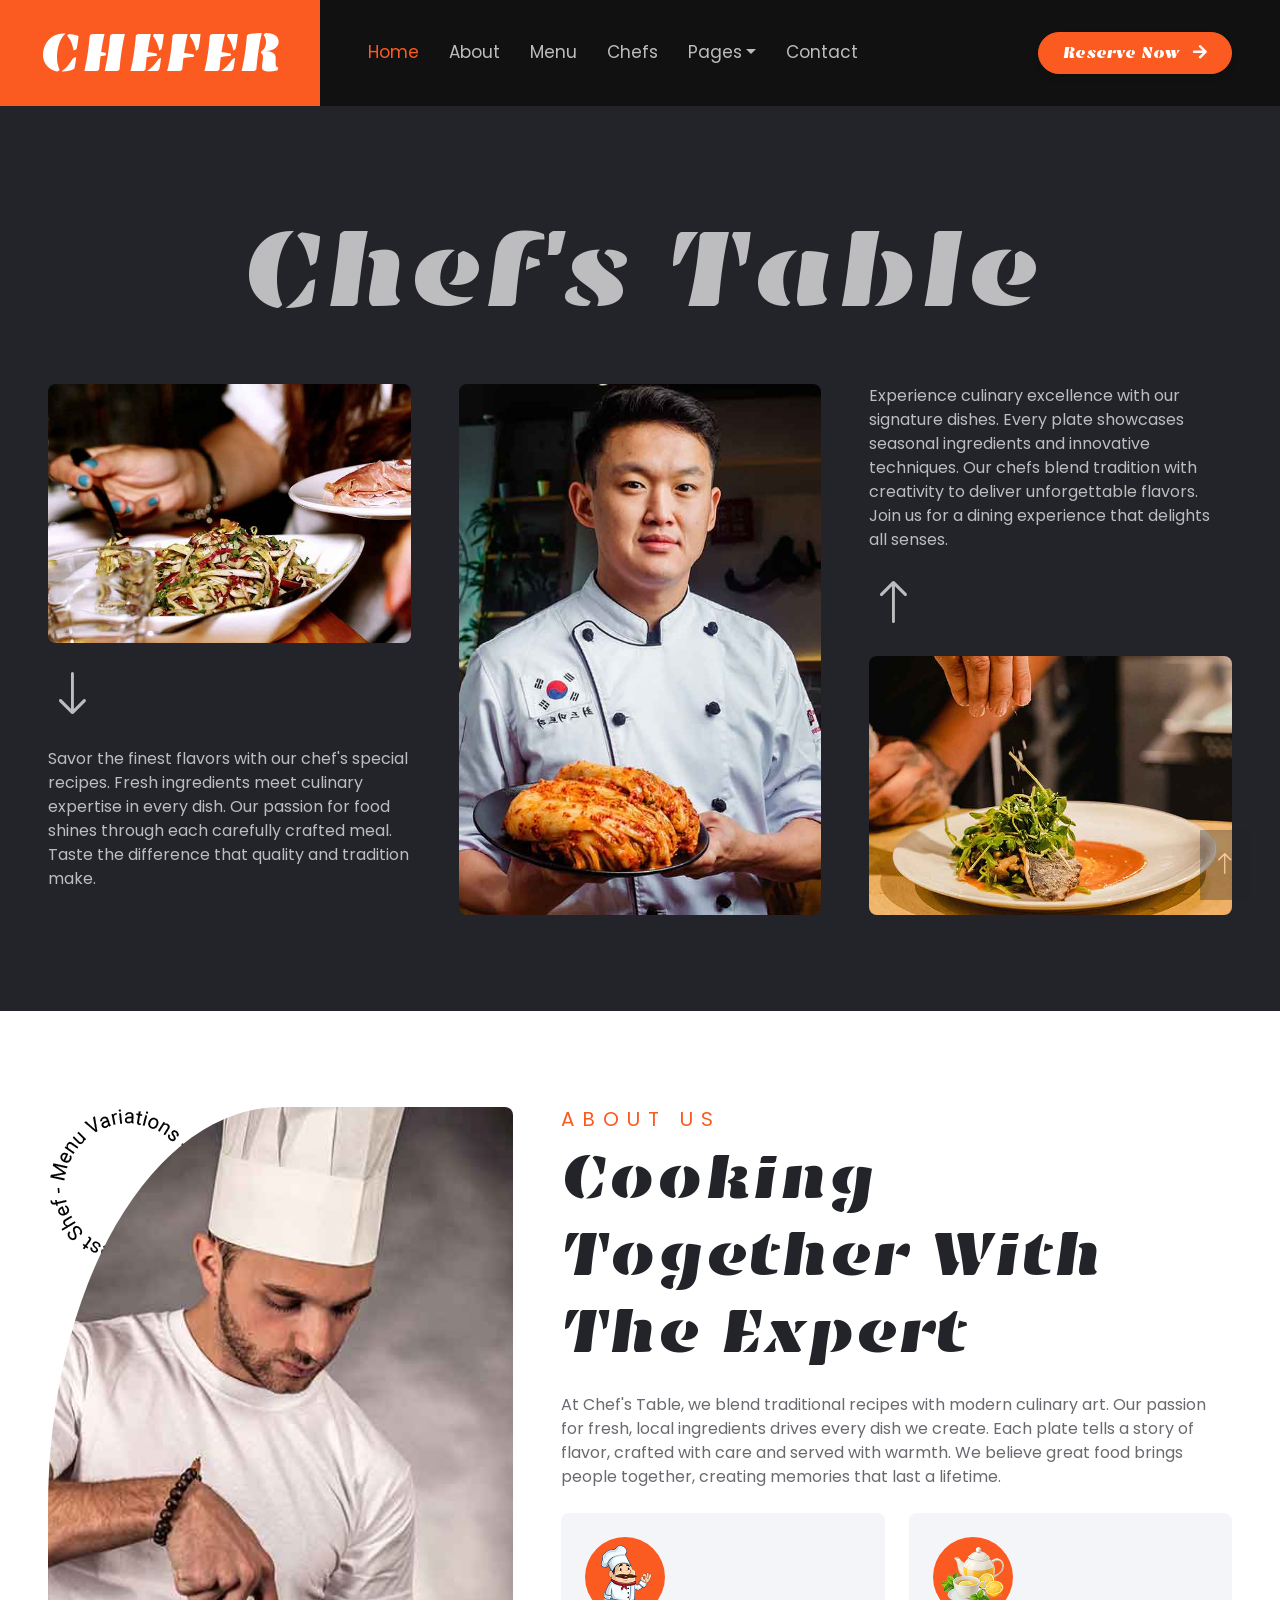
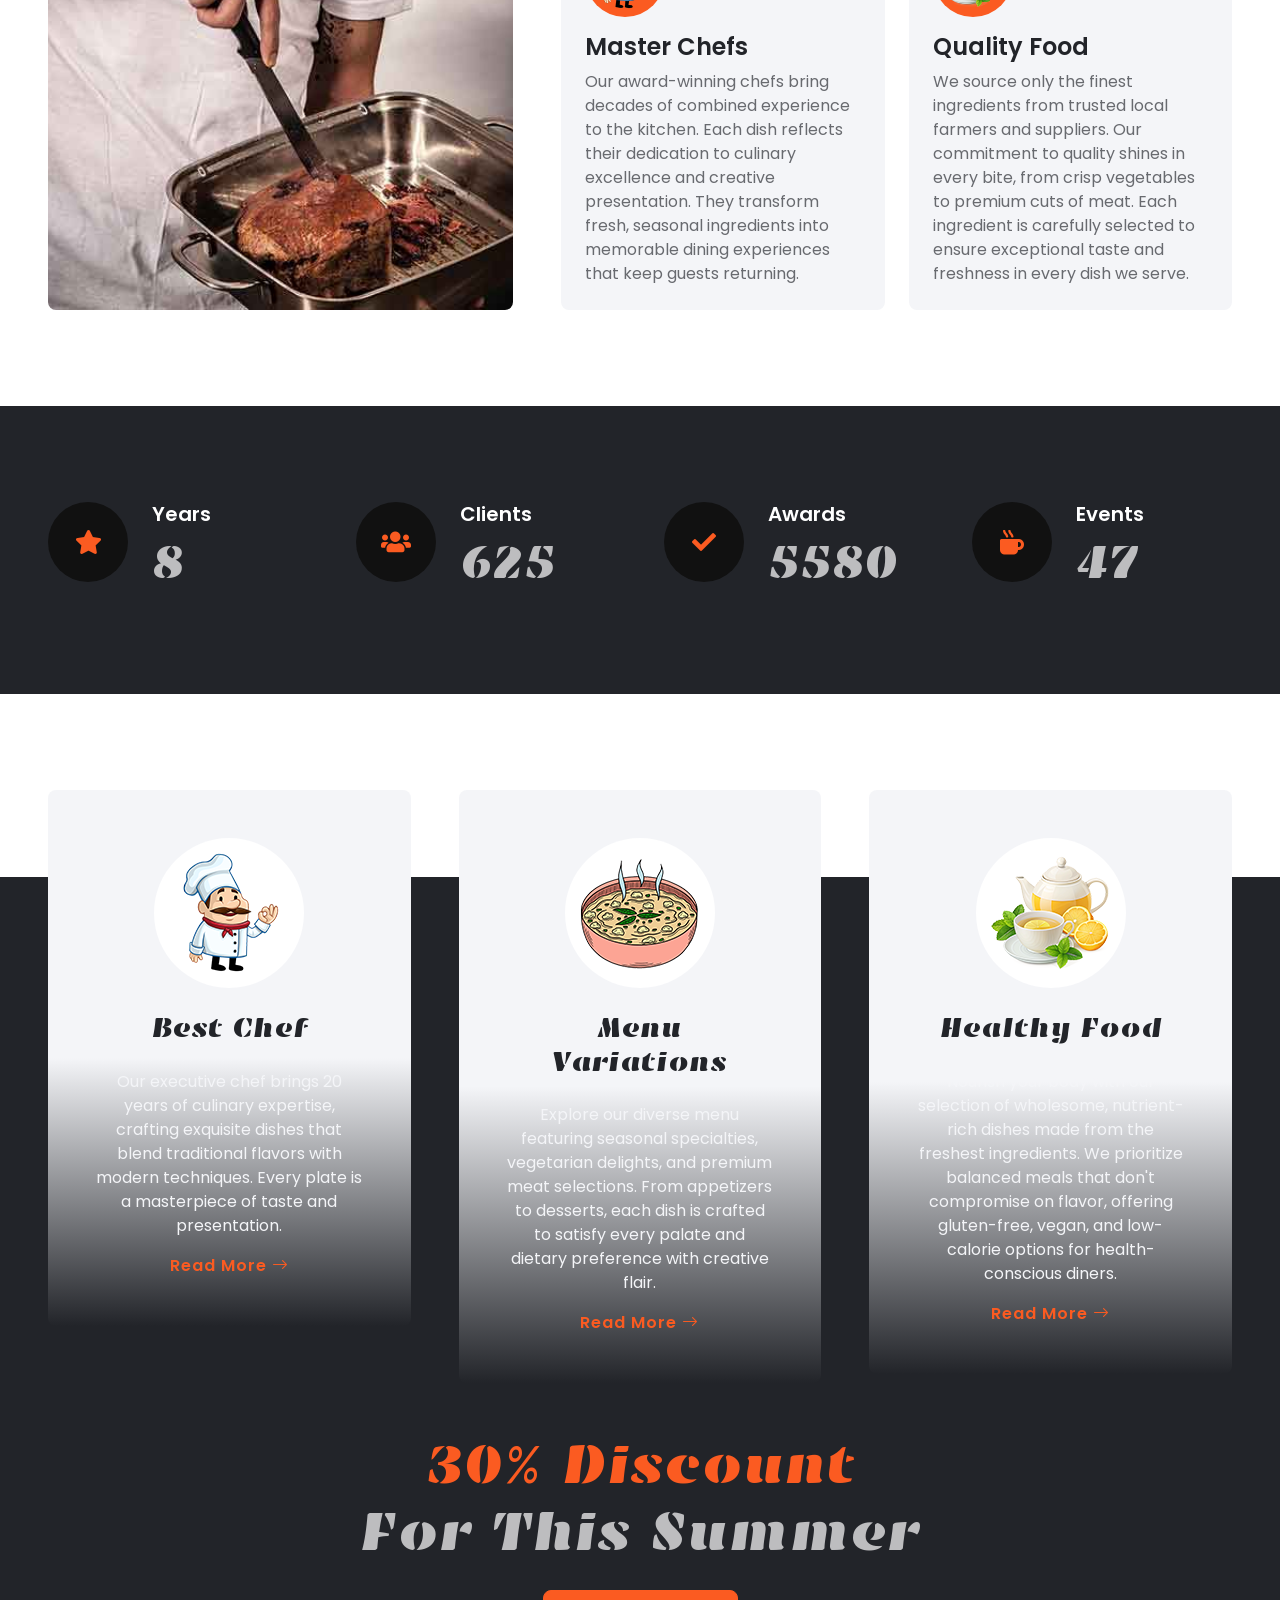
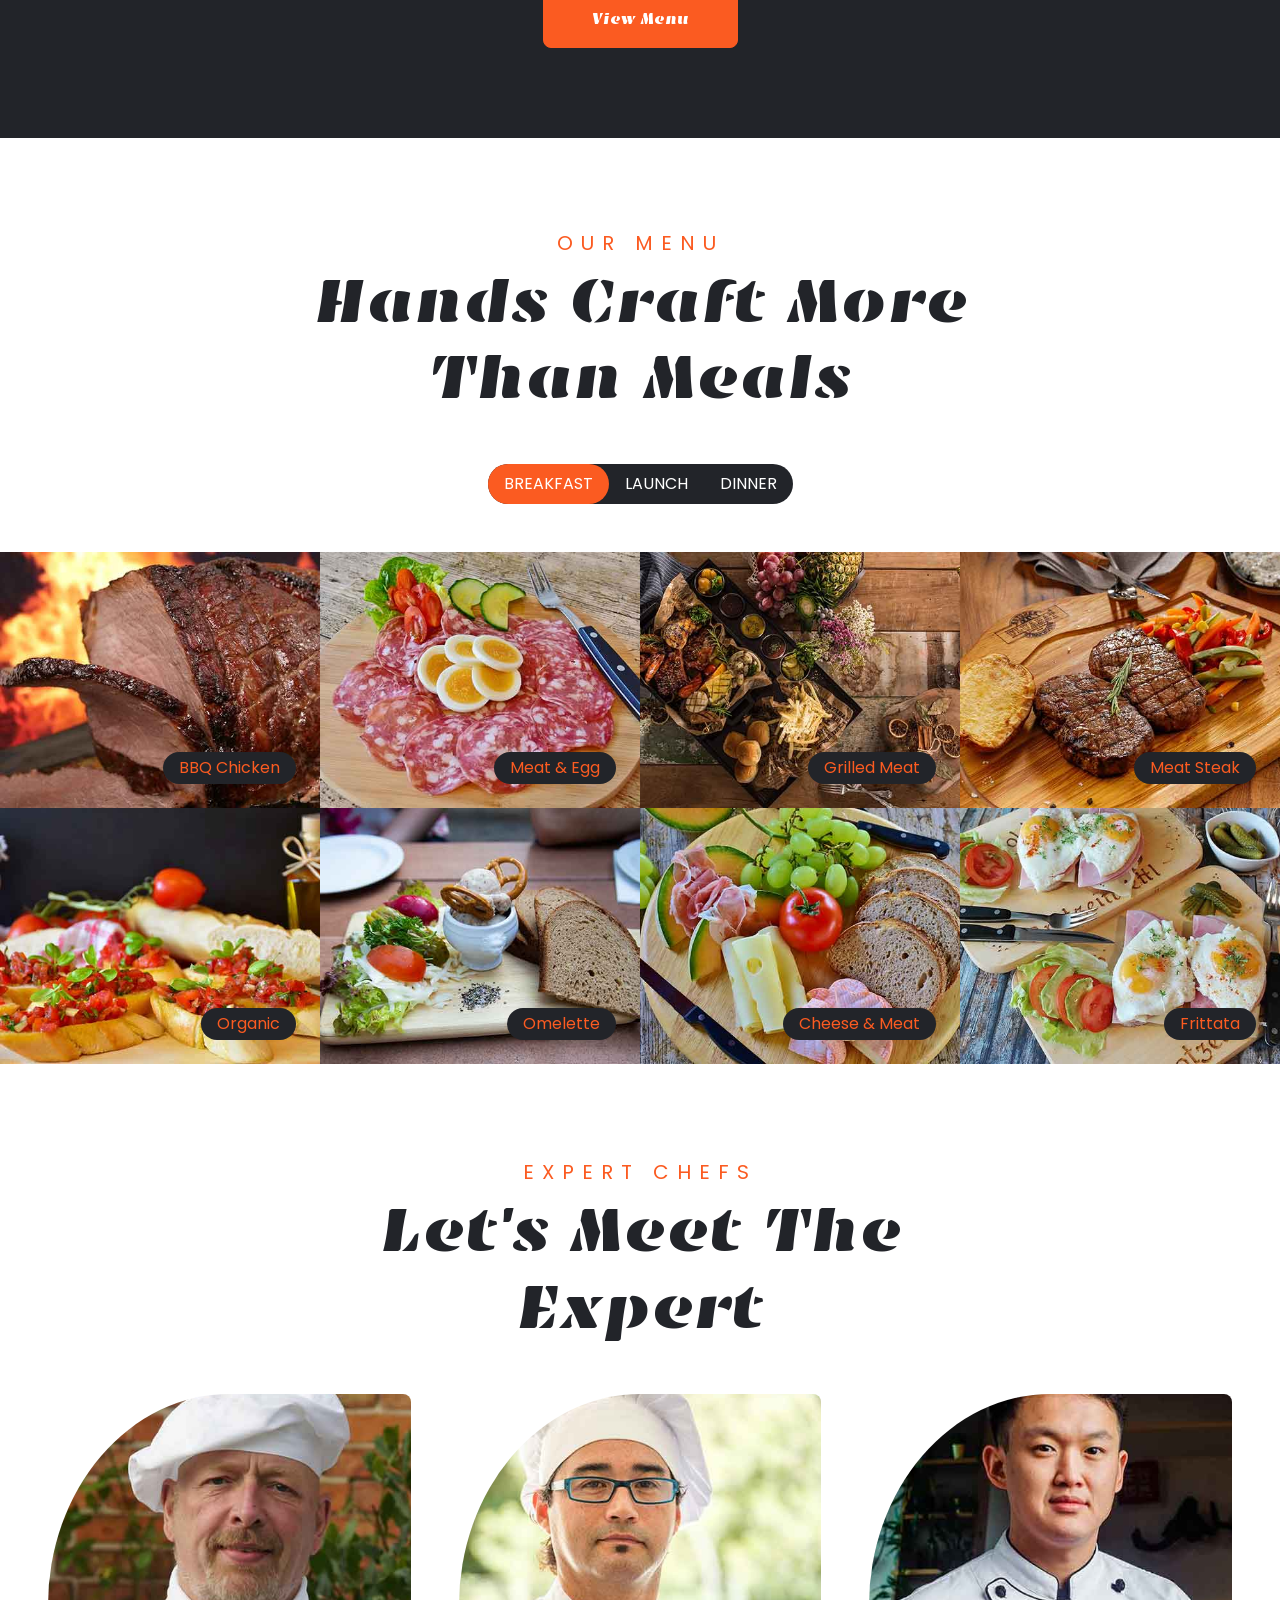
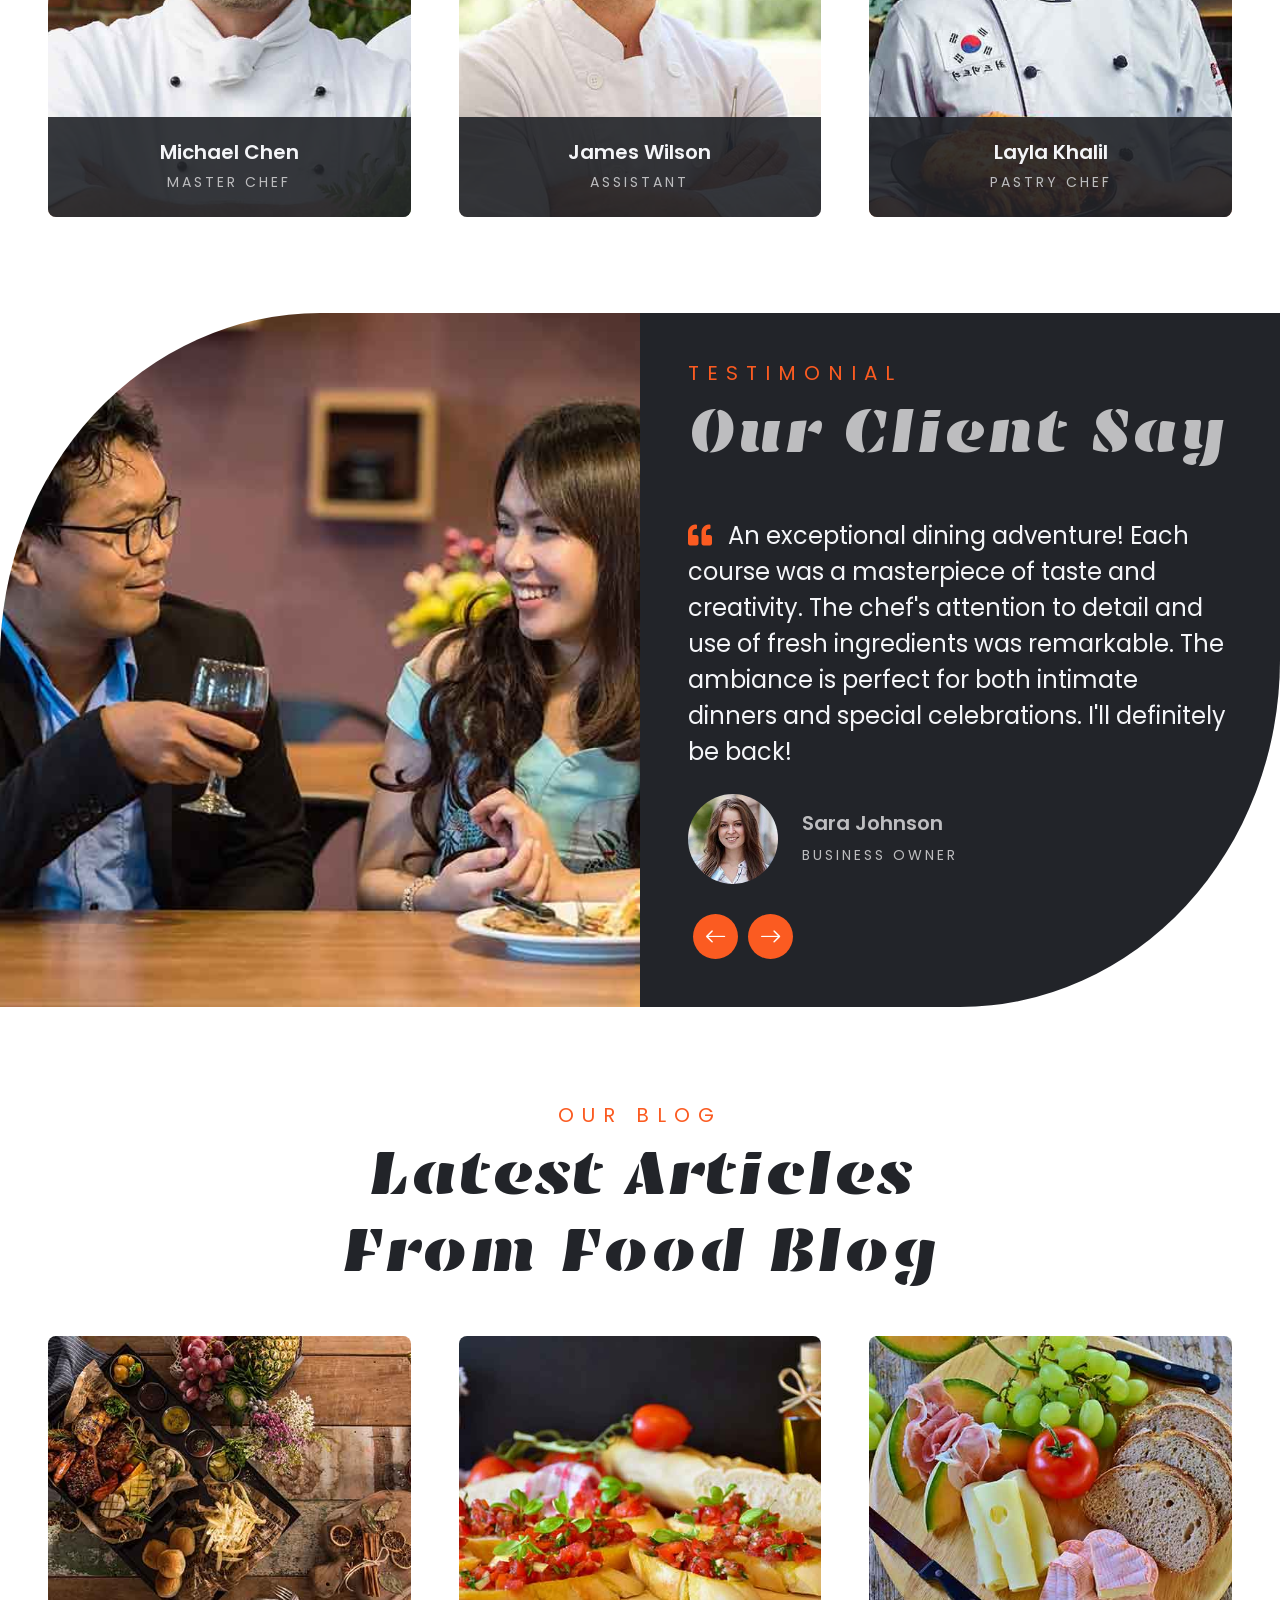
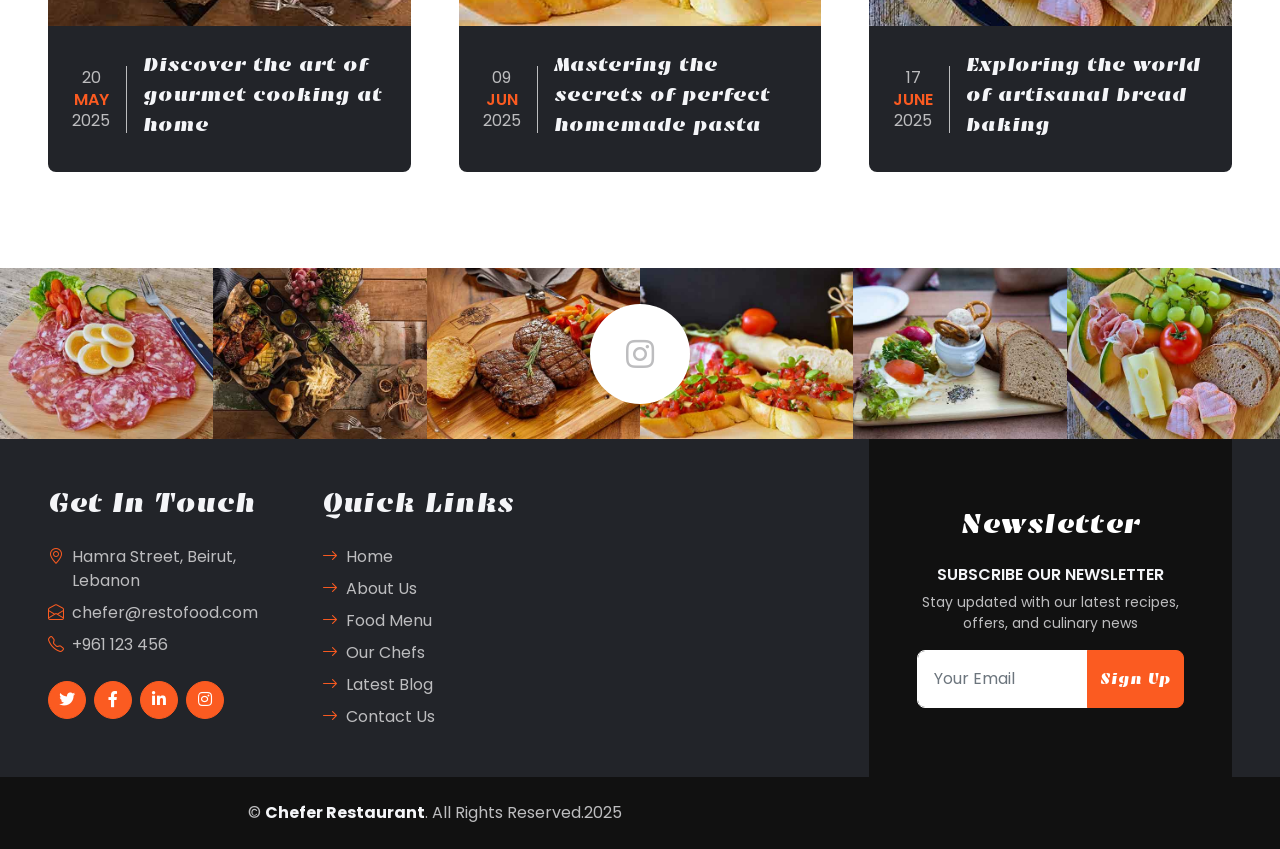
<file: index.html>
<!DOCTYPE html>
<html lang="en">

<head>

    <meta charset="utf-8">
    <title>Chefer | Restaurant</title>
    <meta content="width=device-width, initial-scale=1.0" name="viewport">
    <meta content="Chefer, restaurant, fine dining, lebanese cuisine, middle eastern food, gourmet food, Beirut, authentic Lebanese cuisine" name="keywords">
    <meta content="Chefer Restaurant - Experience authentic Lebanese cuisine with a modern twist. A culinary journey through the rich flavors of the Middle East." name="description">


    <!-- Favicon -->
    <link href="img/favicon.ico" rel="icon">

    <!-- Google Web Fonts -->
    <link rel="preconnect" href="https://fonts.googleapis.com">
    <link rel="preconnect" href="https://fonts.gstatic.com" crossorigin>
    <link href="https://fonts.googleapis.com/css2?family=Emblema+One&family=Poppins:wght@400;600&display=swap"
        rel="stylesheet">

    <!-- Icon Font Stylesheet -->
    <link href="https://cdnjs.cloudflare.com/ajax/libs/font-awesome/5.15.0/css/all.min.css" rel="stylesheet">
    <link href="https://cdn.jsdelivr.net/npm/bootstrap-icons@1.4.1/font/bootstrap-icons.css" rel="stylesheet">

    <!-- Libraries Stylesheet -->
    <link href="lib/animate/animate.min.css" rel="stylesheet">
    <link href="lib/owlcarousel/assets/owl.carousel.min.css" rel="stylesheet">

    <!-- Customized Bootstrap Stylesheet -->
    <link href="css/bootstrap.min.css" rel="stylesheet">

    <!-- Website Stylesheet -->
    <link href="css/style.css" rel="stylesheet">
</head>

<body>
    <!-- Spinner Start -->
    <div id="spinner" class="show bg-dark position-fixed translate-middle w-100 vh-100 top-50 start-50 d-flex align-items-center justify-content-center">
        <div class="spinner-border text-primary" role="status" style="width: 3rem; height: 3rem;"></div>
    </div>
    <!-- Spinner End -->


        <!-- Header Start -->
    <div class="container-fluid bg-dark px-0">
        <div class="row gx-0 wow fadeIn" data-wow-delay="0.1s">
            <div class="col-lg-3 bg-primary d-none d-lg-block">
                <a href="index.html"
                    class="navbar-brand w-100 h-100 m-0 p-0 d-flex align-items-center justify-content-center">
                    <h1 class="m-0 display-4 text-white text-uppercase">Chefer</h1>
                </a>
            </div>
            <div class="col-lg-9">
                <nav class="navbar navbar-expand-lg navbar-dark p-3 p-lg-0 px-lg-5" style="background: #111111;">
                    <a href="index.html" class="navbar-brand d-block d-lg-none">
                        <h1 class="m-0 display-4 text-primary text-uppercase">Chefer</h1>
                    </a>
                    <button type="button" class="navbar-toggler" data-bs-toggle="collapse"
                        data-bs-target="#navbarCollapse">
                        <span class="navbar-toggler-icon"></span>
                    </button>
                    <div class="collapse navbar-collapse justify-content-between" id="navbarCollapse">
                        <div class="navbar-nav mr-auto py-0">
                            <a href="index.html" class="nav-item nav-link active">Home</a>
                            <a href="about.html" class="nav-item nav-link">About</a>
                            <a href="menu.html" class="nav-item nav-link">Menu</a>
                            <a href="team.html" class="nav-item nav-link">Chefs</a>
                            <div class="nav-item dropdown">
                                <a href="#" class="nav-link dropdown-toggle" data-bs-toggle="dropdown">Pages</a>
                                <div class="dropdown-menu rounded-0 m-0">
                                    <a href="feature.html" class="dropdown-item">Features</a>
                                    <a href="blog.html" class="dropdown-item">Blog Post</a>
                                    <a href="testimonial.html" class="dropdown-item">Testimonial</a>
                                    <a href="404.html" class="dropdown-item">404 Error</a>
                                </div>
                            </div>
                            <a href="contact.html" class="nav-item nav-link">Contact</a>
                        </div>
                        <div class="d-none d-lg-flex align-items-center py-2">
                            <a href="contact.html" class="btn btn-primary rounded-pill px-4 py-2 ms-2 reserve-btn">
                                Reserve Now <i class="fa fa-arrow-right ms-2"></i>
                            </a>
                            <style>
                                .reserve-btn {
                                    transition: all 0.3s ease;
                                    transform: translateY(0);
                                    box-shadow: 0 4px 6px rgba(0, 0, 0, 0.1);
                                }
                                .reserve-btn:hover {
                                    transform: translateY(-2px);
                                    box-shadow: 0 6px 12px rgba(0, 0, 0, 0.15);
                                }
                                .reserve-btn i {
                                    transition: transform 0.3s ease;
                                }
                                .reserve-btn:hover i {
                                    transform: translateX(3px);
                                }
                            </style>
                        </div>
                    </div>
                </nav>
            </div>
        </div>
    </div>
    <!-- Header End -->


    <!-- Hero Start -->
    <div class="container-fluid p-5 mb-5 bg-dark text-secondary">
        <div class="row g-5 py-5">
            <div class="col-12 wow fadeIn" data-wow-delay="0.1s">
                <h1 class="display-1 text-secondary text-center mb-0">Chef's Table</h1>
            </div>
            <div class="col-lg-4 wow fadeIn" data-wow-delay="0.1s">
                <img class="img-fluid rounded mb-3" src="img/hero-2.jpg">
                <p>
                    <i class="bi bi-arrow-down animate-up-down" style="font-size: 3rem;"></i>
                </p>
                <p class="mb-0">
                    Savor the finest flavors with our chef's special recipes. Fresh ingredients meet culinary expertise in every dish. Our passion for food shines through each carefully crafted meal. Taste the difference that quality and tradition make.
                </p>
            </div>
            <div class="col-lg-4 wow fadeIn" data-wow-delay="0.3s" style="min-height: 500px;">
                <div class="position-relative h-100">
                    <img class="position-absolute w-100 h-100 rounded" src="img/hero-1.jpg" style="object-fit: cover;">
                </div>
            </div>
            <div class="col-lg-4 wow fadeIn" data-wow-delay="0.5s">
                <p>
                    Experience culinary excellence with our signature dishes. Every plate showcases seasonal ingredients and innovative techniques. Our chefs blend tradition with creativity to deliver unforgettable flavors. Join us for a dining experience that delights all senses.
                </p>
                <p>
                    <i class="bi bi-arrow-up animate-up-down" style="font-size: 3rem;"></i>
                </p>
                <img class="img-fluid rounded" src="img/hero-3.jpg">
            </div>
        </div>
    </div>
    <!-- Hero End -->


    <!-- About Start -->
    <div class="container-fluid p-5">
        <div class="row gx-5">
            <div class="col-lg-5 mb-5 mb-lg-0 wow fadeIn" data-wow-delay="0.1s" style="min-height: 500px;">
                <div class="position-relative h-100">
                    <div class="position-absolute top-0 start-0 animate-rotate"
                        style="width: 160px; height: 160px;">
                        <img class="img-fluid" src="img/about-round.jpg" alt="">
                    </div>
                    <img class="position-absolute w-100 h-100 rounded-circle rounded-bottom rounded-end"
                        src="img/about.jpg" style="object-fit: cover;">
                </div>
            </div>
            <div class="col-lg-7">
                <div class="mb-4 wow fadeIn" data-wow-delay="0.2s">
                    <h5 class="section-title">About Us</h5>
                    <h1 class="display-3 mb-0">Cooking Together With The Expert</h1>
                </div>
                <p class="mb-4 wow fadeIn" data-wow-delay="0.3s">At Chef's Table, we blend traditional recipes with modern culinary art. Our passion for fresh, local ingredients drives every dish we create. Each plate tells a story of flavor, crafted with care and served with warmth. We believe great food brings people together, creating memories that last a lifetime.</p>
                <div class="row">
                    <div class="col-sm-6 wow fadeIn" data-wow-delay="0.4s">
                        <div class="bg-light rounded p-4">
                            <img class="img-fluid bg-primary rounded-circle mb-3" src="img/feature-1.png" style="width: 80px; height: 80px;">
                            <h4>Master Chefs</h4>
                            <p class="mb-0">Our award-winning chefs bring decades of combined experience to the kitchen. Each dish reflects their dedication to culinary excellence and creative presentation. They transform fresh, seasonal ingredients into memorable dining experiences that keep guests returning.</p>
                        </div>
                    </div>
                    <div class="col-sm-6 wow fadeIn" data-wow-delay="0.5s">
                        <div class="bg-light rounded p-4">
                            <img class="img-fluid bg-primary rounded-circle mb-3" src="img/feature-3.png" style="width: 80px; height: 80px;">
                            <h4>Quality Food</h4>
                            <p class="mb-0">We source only the finest ingredients from trusted local farmers and suppliers. Our commitment to quality shines in every bite, from crisp vegetables to premium cuts of meat. Each ingredient is carefully selected to ensure exceptional taste and freshness in every dish we serve.</p>
                        </div>
                    </div>
                </div>
            </div>
        </div>
    </div>
    <!-- About End -->


    <!-- Facts Start -->
    <div class="container-fluid bg-dark facts p-5 my-5">
        <div class="row gx-5 gy-4 py-5">
            <div class="col-lg-3 col-md-6 wow fadeIn" data-wow-delay="0.1s">
                <div class="d-flex">
                    <div class="rounded-circle d-flex align-items-center justify-content-center mb-3"
                        style="width: 80px; height: 80px; background: #111111;">
                        <i class="fa fa-star fs-4 text-primary"></i>
                    </div>
                    <div class="ps-4">
                        <h5 class="text-white">Years</h5>
                        <h1 class="display-5 text-secondary mb-0" data-toggle="counter-up">17</h1>
                    </div>
                </div>
            </div>
            <div class="col-lg-3 col-md-6 wow fadeIn" data-wow-delay="0.2s">
                <div class="d-flex">
                    <div class="rounded-circle d-flex align-items-center justify-content-center mb-3"
                        style="width: 80px; height: 80px; background: #111111;">
                        <i class="fa fa-users fs-4 text-primary"></i>
                    </div>
                    <div class="ps-4">
                        <h5 class="text-white">Clients</h5>
                        <h1 class="display-5 text-secondary mb-0" data-toggle="counter-up">1344</h1>
                    </div>
                </div>
            </div>
            <div class="col-lg-3 col-md-6 wow fadeIn" data-wow-delay="0.3s">
                <div class="d-flex">
                    <div class="rounded-circle d-flex align-items-center justify-content-center mb-3"
                        style="width: 80px; height: 80px; background: #111111;">
                        <i class="fa fa-check fs-4 text-primary"></i>
                    </div>
                    <div class="ps-4">
                        <h5 class="text-white">Awards</h5>
                        <h1 class="display-5 text-secondary mb-0" data-toggle="counter-up">12000</h1>
                    </div>
                </div>
            </div>
            <div class="col-lg-3 col-md-6 wow fadeIn" data-wow-delay="0.4s">
                <div class="d-flex">
                    <div class="rounded-circle d-flex align-items-center justify-content-center mb-3"
                        style="width: 80px; height: 80px; background: #111111;">
                        <i class="fa fa-mug-hot fs-4 text-primary"></i>
                    </div>
                    <div class="ps-4">
                        <h5 class="text-white">Events</h5>
                        <h1 class="display-5 text-secondary mb-0" data-toggle="counter-up">100</h1>
                    </div>
                </div>
            </div>
        </div>
    </div>
    <!-- Facts End -->


    <!-- Feature Start -->
    <div class="container-fluid feature position-relative p-5 pb-0 mt-5">
        <div class="row g-5 gb-5">
            <div class="col-lg-4 col-md-6 wow fadeIn" data-wow-delay="0.1s">
                <div class="feature-item rounded text-center p-5">
                    <img class="img-fluid bg-white rounded-circle" src="img/feature-1.png" style="width: 150px; height: 150px;">
                    <h3 class="my-4">Best Chef</h3>
                    <p class="text-light">Our executive chef brings 20 years of culinary expertise, crafting exquisite dishes that blend traditional flavors with modern techniques. Every plate is a masterpiece of taste and presentation.</p>
                    <a class="font-body" style="letter-spacing: 1px;" href="">Read More <i
                            class="bi bi-arrow-right"></i></a>
                </div>
            </div>
            <div class="col-lg-4 col-md-6 wow fadeIn" data-wow-delay="0.3s">
                <div class="feature-item rounded text-center p-5">
                    <img class="img-fluid bg-white rounded-circle" src="img/feature-2.png" style="width: 150px; height: 150px;">
                    <h3 class="my-4">Menu Variations</h3>
                    <p class="text-light">Explore our diverse menu featuring seasonal specialties, vegetarian delights, and premium meat selections. From appetizers to desserts, each dish is crafted to satisfy every palate and dietary preference with creative flair.</p>
                    <a class="font-body" style="letter-spacing: 1px;" href="">Read More <i
                            class="bi bi-arrow-right"></i></a>
                </div>
            </div>
            <div class="col-lg-4 col-md-6 wow fadeIn" data-wow-delay="0.5s">
                <div class="feature-item rounded text-center p-5">
                    <img class="img-fluid bg-white rounded-circle" src="img/feature-3.png" style="width: 150px; height: 150px;">
                    <h3 class="my-4">Healthy Food</h3>
                    <p class="text-light">Nourish your body with our selection of wholesome, nutrient-rich dishes made from the freshest ingredients. We prioritize balanced meals that don't compromise on flavor, offering gluten-free, vegan, and low-calorie options for health-conscious diners.</p>
                    <a class="font-body" style="letter-spacing: 1px;" href="">Read More <i
                            class="bi bi-arrow-right"></i></a>
                </div>
            </div>
            <div class="col-lg-12 col-md-6 text-center wow fadeIn" data-wow-delay="0.1s">
                <h1 class="display-4 text-secondary mb-4"><span class="text-primary">30% Discount</span><br> For This Summer</h1>
                <a href="menu.html" class="btn btn-primary py-3 px-5">View Menu</a>
            </div>
        </div>
    </div>
    <!-- Feature End -->


    <!-- Menu Start -->
    <div class="container-fluid menu py-5 px-0">
        <div class="mb-5 text-center wow fadeIn" data-wow-delay="0.1s" style="max-width: 700px; margin: auto;">
            <h5 class="section-title">Our Menu</h5>
            <h1 class="display-3 mb-0">Hands Craft More Than Meals</h1>
        </div>
        <div class="tab-class text-center">
            <ul class="nav nav-pills d-inline-flex justify-content-center bg-dark text-uppercase rounded-pill mb-5 wow fadeIn" data-wow-delay="0.2s">
                <li class="nav-item">
                    <a class="nav-link rounded-pill text-white active" data-bs-toggle="pill" href="#tab-1">Breakfast</a>
                </li>
                <li class="nav-item">
                    <a class="nav-link rounded-pill text-white" data-bs-toggle="pill" href="#tab-2">Launch</a>
                </li>
                <li class="nav-item">
                    <a class="nav-link rounded-pill text-white" data-bs-toggle="pill" href="#tab-3">Dinner</a>
                </li>
            </ul>
            <div class="tab-content">
                <div id="tab-1" class="tab-pane fade show p-0 active">
                    <div class="row g-0">
                        <div class="col-lg-3 col-md-4 col-sm-6 wow fadeIn" data-wow-delay="0.1s">
                            <div class="position-relative">
                                <img class="img-fluid" src="img/menu-1.jpg" alt="">
                                <div
                                    class="position-absolute bottom-0 end-0 mb-4 me-4 py-1 px-3 bg-dark rounded-pill text-primary">
                                    BBQ Chicken</div>
                            </div>
                        </div>
                        <div class="col-lg-3 col-md-4 col-sm-6 wow fadeIn" data-wow-delay="0.2s">
                            <div class="position-relative">
                                <img class="img-fluid" src="img/menu-2.jpg" alt="">
                                <div
                                    class="position-absolute bottom-0 end-0 mb-4 me-4 py-1 px-3 bg-dark rounded-pill text-primary">
                                    Meat & Egg</div>
                            </div>
                        </div>
                        <div class="col-lg-3 col-md-4 col-sm-6 wow fadeIn" data-wow-delay="0.3s">
                            <div class="position-relative">
                                <img class="img-fluid" src="img/menu-3.jpg" alt="">
                                <div
                                    class="position-absolute bottom-0 end-0 mb-4 me-4 py-1 px-3 bg-dark rounded-pill text-primary">
                                    Grilled Meat</div>
                            </div>
                        </div>
                        <div class="col-lg-3 col-md-4 col-sm-6 wow fadeIn" data-wow-delay="0.4s">
                            <div class="position-relative">
                                <img class="img-fluid" src="img/menu-4.jpg" alt="">
                                <div
                                    class="position-absolute bottom-0 end-0 mb-4 me-4 py-1 px-3 bg-dark rounded-pill text-primary">
                                    Meat Steak</div>
                            </div>
                        </div>
                        <div class="col-lg-3 col-md-4 col-sm-6 wow fadeIn" data-wow-delay="0.5s">
                            <div class="position-relative">
                                <img class="img-fluid" src="img/menu-5.jpg" alt="">
                                <div
                                    class="position-absolute bottom-0 end-0 mb-4 me-4 py-1 px-3 bg-dark rounded-pill text-primary">
                                    Organic</div>
                            </div>
                        </div>
                        <div class="col-lg-3 col-md-4 col-sm-6 wow fadeIn" data-wow-delay="0.6s">
                            <div class="position-relative">
                                <img class="img-fluid" src="img/menu-6.jpg" alt="">
                                <div
                                    class="position-absolute bottom-0 end-0 mb-4 me-4 py-1 px-3 bg-dark rounded-pill text-primary">
                                    Omelette</div>
                            </div>
                        </div>
                        <div class="col-lg-3 col-md-4 col-sm-6 wow fadeIn" data-wow-delay="0.7s">
                            <div class="position-relative">
                                <img class="img-fluid" src="img/menu-7.jpg" alt="">
                                <div
                                    class="position-absolute bottom-0 end-0 mb-4 me-4 py-1 px-3 bg-dark rounded-pill text-primary">
                                    Cheese & Meat</div>
                            </div>
                        </div>
                        <div class="col-lg-3 col-md-4 col-sm-6 wow fadeIn" data-wow-delay="0.8s">
                            <div class="position-relative">
                                <img class="img-fluid" src="img/menu-8.jpg" alt="">
                                <div
                                    class="position-absolute bottom-0 end-0 mb-4 me-4 py-1 px-3 bg-dark rounded-pill text-primary">
                                    Frittata</div>
                            </div>
                        </div>
                    </div>
                </div>
                
                <div id="tab-2" class="tab-pane fade p-0">
                    <div class="row g-0">
                        <div class="col-lg-3 col-md-4 col-sm-6">
                            <div class="position-relative">
                                <img class="img-fluid" src="img/menu-2.jpg" alt="">
                                <div
                                    class="position-absolute bottom-0 end-0 mb-4 me-4 py-1 px-3 bg-dark rounded-pill text-primary">
                                    Carnivore’s Brunch</div>
                            </div>
                        </div>
                        <div class="col-lg-3 col-md-4 col-sm-6">
                            <div class="position-relative">
                                <img class="img-fluid" src="img/menu-3.jpg" alt="">
                                <div
                                    class="position-absolute bottom-0 end-0 mb-4 me-4 py-1 px-3 bg-dark rounded-pill text-primary">
                                    Charcoal Crave</div>
                            </div>
                        </div>
                        <div class="col-lg-3 col-md-4 col-sm-6">
                            <div class="position-relative">
                                <img class="img-fluid" src="img/menu-4.jpg" alt="">
                                <div
                                    class="position-absolute bottom-0 end-0 mb-4 me-4 py-1 px-3 bg-dark rounded-pill text-primary">
                                    Steak Meat</div>
                            </div>
                        </div>
                        <div class="col-lg-3 col-md-4 col-sm-6">
                            <div class="position-relative">
                                <img class="img-fluid" src="img/menu-5.jpg" alt="">
                                <div
                                    class="position-absolute bottom-0 end-0 mb-4 me-4 py-1 px-3 bg-dark rounded-pill text-primary">
                                    Tangy Torch</div>
                            </div>
                        </div>
                        <div class="col-lg-3 col-md-4 col-sm-6">
                            <div class="position-relative">
                                <img class="img-fluid" src="img/menu-6.jpg" alt="">
                                <div
                                    class="position-absolute bottom-0 end-0 mb-4 me-4 py-1 px-3 bg-dark rounded-pill text-primary">
                                    Deviled Eggs</div>
                            </div>
                        </div>
                        <div class="col-lg-3 col-md-4 col-sm-6">
                            <div class="position-relative">
                                <img class="img-fluid" src="img/menu-7.jpg" alt="">
                                <div
                                    class="position-absolute bottom-0 end-0 mb-4 me-4 py-1 px-3 bg-dark rounded-pill text-primary">
                                    Avocado Ammo</div>
                            </div>
                        </div>
                        <div class="col-lg-3 col-md-4 col-sm-6">
                            <div class="position-relative">
                                <img class="img-fluid" src="img/menu-8.jpg" alt="">
                                <div
                                    class="position-absolute bottom-0 end-0 mb-4 me-4 py-1 px-3 bg-dark rounded-pill text-primary">
                                    Veggie Nest</div>
                            </div>
                        </div>
                        <div class="col-lg-3 col-md-4 col-sm-6">
                            <div class="position-relative">
                                <img class="img-fluid" src="img/menu-1.jpg" alt="">
                                <div
                                    class="position-absolute bottom-0 end-0 mb-4 me-4 py-1 px-3 bg-dark rounded-pill text-primary">
                                    BBQ Chicken</div>
                            </div>
                        </div>
                    </div>
                </div>
                <div id="tab-3" class="tab-pane fade p-0">
                    <div class="row g-0">
                        <div class="col-lg-3 col-md-4 col-sm-6">
                            <div class="position-relative">
                                <img class="img-fluid" src="img/menu-3.jpg" alt="">
                                <div
                                    class="position-absolute bottom-0 end-0 mb-4 me-4 py-1 px-3 bg-dark rounded-pill text-primary">
                                    Flame Frame</div>
                            </div>
                        </div>
                        <div class="col-lg-3 col-md-4 col-sm-6">
                            <div class="position-relative">
                                <img class="img-fluid" src="img/menu-4.jpg" alt="">
                                <div
                                    class="position-absolute bottom-0 end-0 mb-4 me-4 py-1 px-3 bg-dark rounded-pill text-primary">
                                    Meat Steak</div>
                            </div>
                        </div>
                        <div class="col-lg-3 col-md-4 col-sm-6">
                            <div class="position-relative">
                                <img class="img-fluid" src="img/menu-5.jpg" alt="">
                                <div
                                    class="position-absolute bottom-0 end-0 mb-4 me-4 py-1 px-3 bg-dark rounded-pill text-primary">
                                    Onion Tango Wrap</div>
                            </div>
                        </div>
                        <div class="col-lg-3 col-md-4 col-sm-6">
                            <div class="position-relative">
                                <img class="img-fluid" src="img/menu-6.jpg" alt="">
                                <div
                                    class="position-absolute bottom-0 end-0 mb-4 me-4 py-1 px-3 bg-dark rounded-pill text-primary">
                                    Green Yolk Stack</div>
                            </div>
                        </div>
                        <div class="col-lg-3 col-md-4 col-sm-6">
                            <div class="position-relative">
                                <img class="img-fluid" src="img/menu-7.jpg" alt="">
                                <div
                                    class="position-absolute bottom-0 end-0 mb-4 me-4 py-1 px-3 bg-dark rounded-pill text-primary">
                                    Muscle Toast</div>
                            </div>
                        </div>
                        <div class="col-lg-3 col-md-4 col-sm-6">
                            <div class="position-relative">
                                <img class="img-fluid" src="img/menu-8.jpg" alt="">
                                <div
                                    class="position-absolute bottom-0 end-0 mb-4 me-4 py-1 px-3 bg-dark rounded-pill text-primary">
                                    The Garden Melt</div>
                            </div>
                        </div>
                        <div class="col-lg-3 col-md-4 col-sm-6">
                            <div class="position-relative">
                                <img class="img-fluid" src="img/menu-1.jpg" alt="">
                                <div
                                    class="position-absolute bottom-0 end-0 mb-4 me-4 py-1 px-3 bg-dark rounded-pill text-primary">
                                    BBQ Chicken</div>
                            </div>
                        </div>
                        <div class="col-lg-3 col-md-4 col-sm-6">
                            <div class="position-relative">
                                <img class="img-fluid" src="img/menu-2.jpg" alt="">
                                <div
                                    class="position-absolute bottom-0 end-0 mb-4 me-4 py-1 px-3 bg-dark rounded-pill text-primary">
                                    Sunny Meat-Up</div>
                            </div>
                        </div>
                    </div>
                </div>
            </div>
        </div>
    </div>
    <!-- Menu End -->


    <!-- Team Start -->
    <div class="container-fluid p-5">
        <div class="mb-5 text-center wow fadeIn" data-wow-delay="0.1s" style="max-width: 700px; margin: auto;">
            <h5 class="section-title">Expert Chefs</h5>
            <h1 class="display-3 mb-0">Let's Meet The Expert</h1>
        </div>
        <div class="row g-5">
            <div class="col-lg-4 col-md-6 wow fadeIn" data-wow-delay="0.1s">
                <div class="team-item position-relative">
                    <div class="position-relative overflow-hidden rounded-circle rounded-bottom rounded-end">
                        <img class="img-fluid w-100" src="img/team-1.jpg" alt="">
                        <div class="team-overlay">
                            <div class="d-flex align-items-center justify-content-start">
                                <a class="btn btn-light btn-square rounded-circle mx-1" href="#"><i
                                        class="fab fa-twitter"></i></a>
                                <a class="btn btn-light btn-square rounded-circle mx-1" href="#"><i
                                        class="fab fa-facebook-f"></i></a>
                                <a class="btn btn-light btn-square rounded-circle mx-1" href="#"><i
                                        class="fab fa-linkedin-in"></i></a>
                            </div>
                        </div>
                    </div>
                    <div class="position-absolute start-0 bottom-0 d-flex flex-column justify-content-center w-100 rounded-bottom text-center"
                        style="height: 100px; background: rgba(34, 36, 41, .9);">
                        <h5 class="text-light">Michael Chen</h5>
                        <p class="small text-uppercase text-secondary m-0" style="letter-spacing: 3px;">Master Chef</p>
                    </div>
                </div>
            </div>
            <div class="col-lg-4 col-md-6 wow fadeIn" data-wow-delay="0.3s">
                <div class="team-item position-relative">
                    <div class="position-relative overflow-hidden rounded-circle rounded-bottom rounded-end">
                        <img class="img-fluid w-100" src="img/team-2.jpg" alt="">
                        <div class="team-overlay">
                            <div class="d-flex align-items-center justify-content-start">
                                <a class="btn btn-light btn-square rounded-circle mx-1" href="#"><i
                                        class="fab fa-twitter"></i></a>
                                <a class="btn btn-light btn-square rounded-circle mx-1" href="#"><i
                                        class="fab fa-facebook-f"></i></a>
                                <a class="btn btn-light btn-square rounded-circle mx-1" href="#"><i
                                        class="fab fa-linkedin-in"></i></a>
                            </div>
                        </div>
                    </div>
                    <div class="position-absolute start-0 bottom-0 d-flex flex-column justify-content-center w-100 rounded-bottom text-center"
                        style="height: 100px; background: rgba(34, 36, 41, .9);">
                        <h5 class="text-light">James Wilson</h5>
                        <p class="small text-uppercase text-secondary m-0" style="letter-spacing: 3px;">Assistant</p>
                    </div>
                </div>
            </div>
            <div class="col-lg-4 col-md-6 wow fadeIn" data-wow-delay="0.5s">
                <div class="team-item position-relative">
                    <div class="position-relative overflow-hidden rounded-circle rounded-bottom rounded-end">
                        <img class="img-fluid w-100" src="img/team-3.jpg" alt="">
                        <div class="team-overlay">
                            <div class="d-flex align-items-center justify-content-start">
                                <a class="btn btn-light btn-square rounded-circle mx-1" href="#"><i
                                        class="fab fa-twitter"></i></a>
                                <a class="btn btn-light btn-square rounded-circle mx-1" href="#"><i
                                        class="fab fa-facebook-f"></i></a>
                                <a class="btn btn-light btn-square rounded-circle mx-1" href="#"><i
                                        class="fab fa-linkedin-in"></i></a>
                            </div>
                        </div>
                    </div>
                    <div class="position-absolute start-0 bottom-0 d-flex flex-column justify-content-center w-100 rounded-bottom text-center"
                        style="height: 100px; background: rgba(34, 36, 41, .9);">
                        <h5 class="text-light">Layla Khalil</h5>
                        <p class="small text-uppercase text-secondary m-0" style="letter-spacing: 3px;">Pastry Chef</p>
                    </div>
                </div>
            </div>
        </div>
    </div>
    <!-- Team End -->


    <!-- Testimonial Start -->
    <div class="container-fluid p-0 my-5">
        <div class="row g-0">
            <div class="col-lg-6 wow fadeIn" data-wow-delay="0.1s" style="min-height: 500px;">
                <div class="h-100 position-relative overflow-hidden" style="border-top-left-radius: 50%;">
                    <img class="position-absolute w-100 h-100" src="img/testimonial.jpg" style="object-fit: cover;">
                </div>
            </div>
            <div class="col-lg-6 bg-dark p-5 overflow-hidden wow fadeIn" data-wow-delay="0.3s" style="border-bottom-right-radius: 50%;">
                <div class="mb-5">
                    <h5 class="section-title">Testimonial</h5>
                    <h1 class="display-3 text-secondary mb-0">Our Client Say</h1>
                </div>
                <div class="owl-carousel testimonial-carousel">
                    <div class="testimonial-item">
                        <p class="fs-4 fw-normal text-light mb-4"><i
                                class="fa fa-quote-left text-primary me-3"></i>An exceptional dining adventure! Each course was a masterpiece of taste and creativity. The chef's attention to detail and use of fresh ingredients was remarkable. The ambiance is perfect for both intimate dinners and special celebrations. I'll definitely be back!</p>
                        <div class="d-flex align-items-center">
                            <img class="img-fluid rounded-circle" src="img/testimonial-1.jpg" alt="">
                            <div class="ps-4">
                                <h5 class="text-secondary">Sara Johnson</h5>
                                <span class="small text-uppercase text-secondary"
                                    style="letter-spacing: 3px;">Business Owner</span>
                            </div>
                        </div>
                    </div>
                    <div class="testimonial-item">
                        <p class="fs-4 fw-normal text-light mb-4"><i
                                class="fa fa-quote-left text-primary me-3"></i>The flavors here are authentic and beautifully presented. Our group of six had a wonderful evening with impeccable service. The wine selection is impressive and their recommendations were spot on. A truly memorable Lebanese dining experience!</p>
                        <div class="d-flex align-items-center">
                            <img class="img-fluid rounded-circle" src="img/testimonial-2.jpg" alt="">
                            <div class="ps-4">
                                <h5 class="text-secondary">Aman Patel</h5>
                                <span class="small text-uppercase text-secondary"
                                    style="letter-spacing: 3px;">Food Enthusiast</span>
                            </div>
                        </div>
                    </div>
                </div>
            </div>
        </div>
    </div>
    <!-- Testimonial End -->


    <!-- Blog Start -->
    <div class="container-fluid p-5">
        <div class="mb-5 text-center wow fadeIn" data-wow-delay="0.1s" style="max-width: 700px; margin: auto;">
            <h5 class="section-title">Our Blog</h5>
            <h1 class="display-3 mb-0">Latest Articles From Food Blog</h1>
        </div>
        <div class="row g-5">
            <div class="col-lg-4 col-md-6 wow fadeIn" data-wow-delay="0.1s">
                <div class="blog-item">
                    <div class="position-relative overflow-hidden rounded-top">
                        <img class="img-fluid" src="img/menu-3.jpg" alt="">
                    </div>
                    <div class="bg-dark d-flex align-items-center rounded-bottom p-4">
                        <div class="flex-shrink-0 text-center text-secondary border-end border-secondary pe-3 me-3">
                            <span>20</span>
                            <h6 class="text-primary text-uppercase mb-0">May</h6>
                            <span>2025</span>
                        </div>
                        <a class="h5 lh-base text-light" href="blog.html">Discover the art of gourmet cooking at home</h4></a>
                    </div>
                </div>
            </div>
            <div class="col-lg-4 col-md-6 wow fadeIn" data-wow-delay="0.3s">
                <div class="blog-item">
                    <div class="position-relative overflow-hidden rounded-top">
                        <img class="img-fluid" src="img/menu-5.jpg" alt="">
                    </div>
                    <div class="bg-dark d-flex align-items-center rounded-bottom p-4">
                        <div class="flex-shrink-0 text-center text-secondary border-end border-secondary pe-3 me-3">
                            <span>09</span>
                            <h6 class="text-primary text-uppercase mb-0">Jun</h6>
                            <span>2025</span>
                        </div>
                        <a class="h5 lh-base text-light" href="blog.html">Mastering the secrets of perfect homemade pasta</h4></a>
                    </div>
                </div>
            </div>
            <div class="col-lg-4 col-md-6 wow fadeIn" data-wow-delay="0.5s">
                <div class="blog-item">
                    <div class="position-relative overflow-hidden rounded-top">
                        <img class="img-fluid" src="img/menu-7.jpg" alt="">
                    </div>
                    <div class="bg-dark d-flex align-items-center rounded-bottom p-4">
                        <div class="flex-shrink-0 text-center text-secondary border-end border-secondary pe-3 me-3">
                            <span>17</span>
                            <h6 class="text-primary text-uppercase mb-0">June</h6>
                            <span>2025</span>
                        </div>
                        <a class="h5 lh-base text-light" href="blog.html">Exploring the world of artisanal bread baking</h4></a>
                    </div>
                </div>
            </div>
        </div>
    </div>
    <!-- Blog End -->


    <!-- Instagram Start -->
    <div class="container-fluid position-relative instagram p-0 mt-5">
        <a href="" class="d-flex align-items-center justify-content-center position-absolute top-50 start-50 translate-middle bg-white rounded-circle" style="width: 100px; height: 100px; z-index: 1;">
            <i class="fab fa-instagram fa-2x text-secondary"></i>
        </a>
        <div class="row g-0">
            <div class="col-lg-2 col-md-3 col-sm-4 wow fadeIn" data-wow-delay="0.1s">
                <img class="img-fluid" src="img/menu-2.jpg" alt="">
            </div>
            <div class="col-lg-2 col-md-3 col-sm-4 wow fadeIn" data-wow-delay="0.2s">
                <img class="img-fluid" src="img/menu-3.jpg" alt="">
            </div>
            <div class="col-lg-2 col-md-3 col-sm-4 wow fadeIn" data-wow-delay="0.3s">
                <img class="img-fluid" src="img/menu-4.jpg" alt="">
            </div>
            <div class="col-lg-2 col-md-3 col-sm-4 wow fadeIn" data-wow-delay="0.4s">
                <img class="img-fluid" src="img/menu-5.jpg" alt="">
            </div>
            <div class="col-lg-2 col-md-3 col-sm-4 wow fadeIn" data-wow-delay="0.5s">
                <img class="img-fluid" src="img/menu-6.jpg" alt="">
            </div>
            <div class="col-lg-2 col-md-3 col-sm-4 wow fadeIn" data-wow-delay="0.6s">
                <img class="img-fluid" src="img/menu-7.jpg" alt="">
            </div>
        </div>
    </div>
    <!-- Instagram End -->


            <!-- Footer Start -->
    <div class="container-fluid bg-dark text-secondary px-5">
        <div class="row gx-5 wow fadeIn" data-wow-delay="0.1s">
            <div class="col-lg-8 col-md-6">
                <div class="row gx-5">
                    <div class="col-lg-4 col-md-12 pt-5 mb-5">
                        <h3 class="text-light mb-4">Get In Touch</h3>
                        <div class="d-flex mb-2">
                            <i class="bi bi-geo-alt text-primary me-2"></i>
                            <p class="mb-0">Hamra Street, Beirut, Lebanon</p>
                        </div>
                        <div class="d-flex mb-2">
                            <i class="bi bi-envelope-open text-primary me-2"></i>
                            <p class="mb-0">chefer@restofood.com</p>
                        </div>
                        <div class="d-flex mb-2">
                            <i class="bi bi-telephone text-primary me-2"></i>
                            <p class="mb-0">+961 123 456</p>
                        </div>
                        <div class="d-flex mt-4">
                            <a class="btn btn-primary btn-square rounded-circle me-2" href="https://twitter.com/" target="_blank"><i
                                    class="fab fa-twitter"></i></a>
                            <a class="btn btn-primary btn-square rounded-circle me-2" href="https://www.facebook.com/" target="_blank"><i
                                    class="fab fa-facebook-f"></i></a>
                            <a class="btn btn-primary btn-square rounded-circle me-2" href="https://www.linkedin.com/" target="_blank"><i
                                    class="fab fa-linkedin-in"></i></a>
                            <a class="btn btn-primary btn-square rounded-circle" href="https://www.instagram.com/" target="_blank"><i
                                    class="fab fa-instagram"></i></a>
                        </div>
                    </div>
                    <div class="col-lg-4 col-md-12 pt-0 pt-lg-5 mb-5">
                        <h3 class="text-light mb-4">Quick Links</h3>
                        <div class="d-flex flex-column justify-content-start">
                            <a class="text-secondary mb-2" href="index.html"><i
                                    class="bi bi-arrow-right text-primary me-2"></i>Home</a>
                            <a class="text-secondary mb-2" href="about.html"><i
                                    class="bi bi-arrow-right text-primary me-2"></i>About Us</a>
                            <a class="text-secondary mb-2" href="menu.html"><i
                                    class="bi bi-arrow-right text-primary me-2"></i>Food Menu</a>
                            <a class="text-secondary mb-2" href="team.html"><i
                                    class="bi bi-arrow-right text-primary me-2"></i>Our Chefs</a>
                            <a class="text-secondary mb-2" href="blog.html"><i
                                    class="bi bi-arrow-right text-primary me-2"></i>Latest Blog</a>
                            <a class="text-secondary" href="contact.html"><i
                                    class="bi bi-arrow-right text-primary me-2"></i>Contact Us</a>
                        </div>
                    </div>
                    
                </div>
            </div>
            <div class="col-lg-4 col-md-6">
                <div class="d-flex flex-column align-items-center justify-content-center text-center h-100 p-5"
                    style="background: #111111;">
                    <h3 class="text-white mb-4">Newsletter</h3>
                    <h6 class="text-uppercase text-light mb-2">Subscribe Our Newsletter</h6>
                    <p class="small text-secondary">Stay updated with our latest recipes, offers, and culinary news</p>
                    <form method="POST" action="https://formspree.io/f/xyzabc123">
                        <div class="input-group">
                            <input type="email" name="email" class="form-control border-white p-3" placeholder="Your Email" required>
                            <button class="btn btn-primary" type="submit">Sign Up</button>
                        </div>
                    </form>
                </div>
            </div>
        </div>
    </div>
    <div class="container-fluid py-4 py-lg-0 px-5" style="background: #111111;">
        <div class="row gx-5">
            <div class="col-lg-8">
                <div class="py-lg-4 text-center">
                    <p class="text-secondary mb-0">&copy; <a class="text-light fw-bold" href="#">Chefer Restaurant</a>. All
                        Rights Reserved.2025</p>
                </div>
            </div>
        </div>
    </div>
    <!-- Footer End -->


    <!-- Back to Top -->
    <a href="#" class="btn btn-dark py-3 fs-4 back-to-top"><i class="bi bi-arrow-up"></i></a>


    <!-- JavaScript Libraries -->
    <script src="https://ajax.googleapis.com/ajax/libs/jquery/3.6.4/jquery.min.js"></script>
    <script src="https://cdn.jsdelivr.net/npm/bootstrap@5.0.0/dist/js/bootstrap.bundle.min.js"></script>
    <script src="lib/wow/wow.min.js"></script>
    <script src="lib/easing/easing.min.js"></script>
    <script src="lib/waypoints/waypoints.min.js"></script>
    <script src="lib/counterup/counterup.min.js"></script>
    <script src="lib/owlcarousel/owl.carousel.min.js"></script>

    <!-- Template Javascript -->
    <script src="js/main.js"></script>
</body>

</html>
</file>
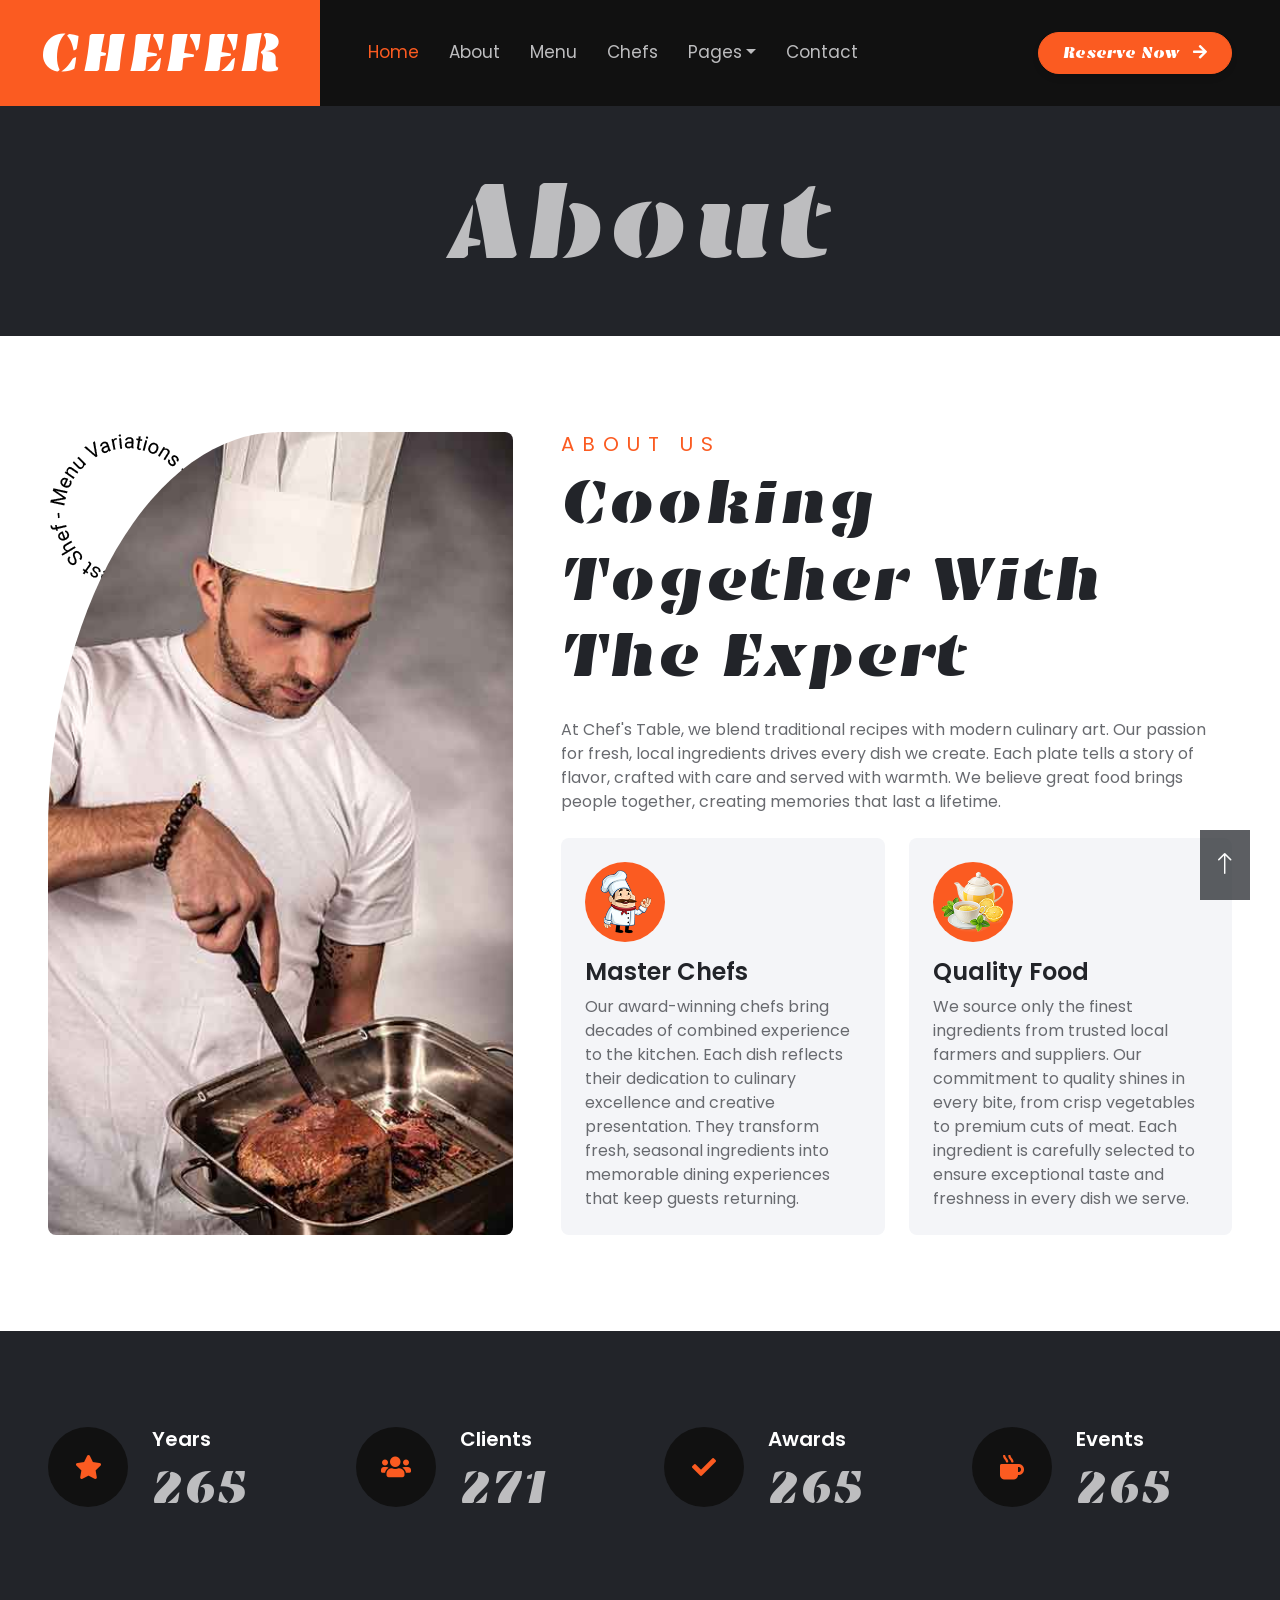
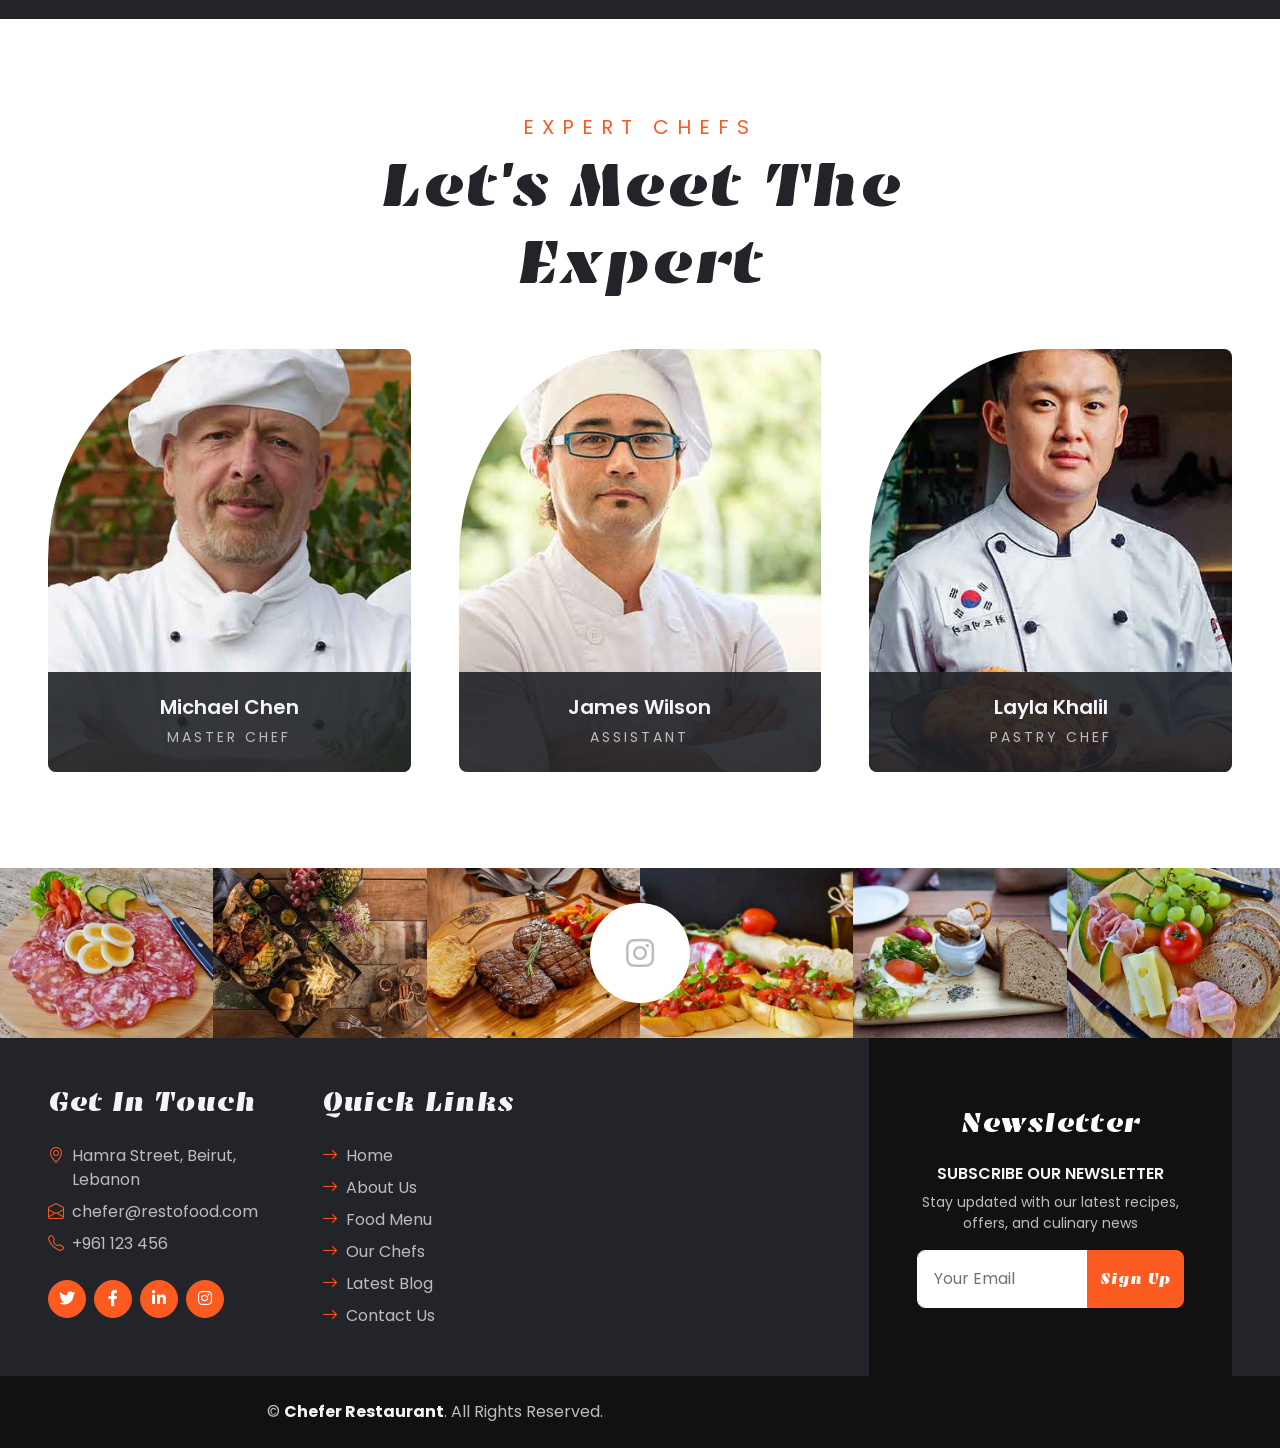
<file: about.html>
<!DOCTYPE html>
<html lang="en">

<head>
    <meta charset="utf-8">
    <title>Chefer | Restaurant</title>
    <meta content="width=device-width, initial-scale=1.0" name="viewport">
    <meta content="Chefer, restaurant, fine dining, lebanese cuisine, middle eastern food, gourmet food, Beirut, authentic Lebanese cuisine" name="keywords">
    <meta content="Chefer Restaurant - Experience authentic Lebanese cuisine with a modern twist. A culinary journey through the rich flavors of the Middle East." name="description">

    <!-- Favicon -->
    <link href="img/favicon.ico" rel="icon">

    <!-- Google Web Fonts -->
    <link rel="preconnect" href="https://fonts.googleapis.com">
    <link rel="preconnect" href="https://fonts.gstatic.com" crossorigin>
    <link href="https://fonts.googleapis.com/css2?family=Emblema+One&family=Poppins:wght@400;600&display=swap"
        rel="stylesheet">

    <!-- Icon Font Stylesheet -->
    <link href="https://cdnjs.cloudflare.com/ajax/libs/font-awesome/5.15.0/css/all.min.css" rel="stylesheet">
    <link href="https://cdn.jsdelivr.net/npm/bootstrap-icons@1.4.1/font/bootstrap-icons.css" rel="stylesheet">

    <!-- Libraries Stylesheet -->
    <link href="lib/animate/animate.min.css" rel="stylesheet">
    <link href="lib/owlcarousel/assets/owl.carousel.min.css" rel="stylesheet">

    <!-- Customized Bootstrap Stylesheet -->
    <link href="css/bootstrap.min.css" rel="stylesheet">

    <!-- website Stylesheet -->
    <link href="css/style.css" rel="stylesheet">
</head>

<body>
    <!-- Spinner Start -->
    <div id="spinner" class="show bg-dark position-fixed translate-middle w-100 vh-100 top-50 start-50 d-flex align-items-center justify-content-center">
        <div class="spinner-border text-primary" role="status" style="width: 3rem; height: 3rem;"></div>
    </div>
    <!-- Spinner End -->


        <!-- Header Start -->
    <div class="container-fluid bg-dark px-0">
        <div class="row gx-0 wow fadeIn" data-wow-delay="0.1s">
            <div class="col-lg-3 bg-primary d-none d-lg-block">
                <a href="index.html"
                    class="navbar-brand w-100 h-100 m-0 p-0 d-flex align-items-center justify-content-center">
                    <h1 class="m-0 display-4 text-white text-uppercase">Chefer</h1>
                </a>
            </div>
            <div class="col-lg-9">
                <nav class="navbar navbar-expand-lg navbar-dark p-3 p-lg-0 px-lg-5" style="background: #111111;">
                    <a href="index.html" class="navbar-brand d-block d-lg-none">
                        <h1 class="m-0 display-4 text-primary text-uppercase">Chefer</h1>
                    </a>
                    <button type="button" class="navbar-toggler" data-bs-toggle="collapse"
                        data-bs-target="#navbarCollapse">
                        <span class="navbar-toggler-icon"></span>
                    </button>
                    <div class="collapse navbar-collapse justify-content-between" id="navbarCollapse">
                        <div class="navbar-nav mr-auto py-0">
                            <a href="index.html" class="nav-item nav-link active">Home</a>
                            <a href="about.html" class="nav-item nav-link">About</a>
                            <a href="menu.html" class="nav-item nav-link">Menu</a>
                            <a href="team.html" class="nav-item nav-link">Chefs</a>
                            <div class="nav-item dropdown">
                                <a href="#" class="nav-link dropdown-toggle" data-bs-toggle="dropdown">Pages</a>
                                <div class="dropdown-menu rounded-0 m-0">
                                    <a href="feature.html" class="dropdown-item">Features</a>
                                    <a href="blog.html" class="dropdown-item">Blog Post</a>
                                    <a href="testimonial.html" class="dropdown-item">Testimonial</a>
                                    <a href="404.html" class="dropdown-item">404 Error</a>
                                </div>
                            </div>
                            <a href="contact.html" class="nav-item nav-link">Contact</a>
                        </div>
                        <div class="d-none d-lg-flex align-items-center py-2">
                            <a href="contact.html" class="btn btn-primary rounded-pill px-4 py-2 ms-2 reserve-btn">
                                Reserve Now <i class="fa fa-arrow-right ms-2"></i>
                            </a>
                            <style>
                                .reserve-btn {
                                    transition: all 0.3s ease;
                                    transform: translateY(0);
                                    box-shadow: 0 4px 6px rgba(0, 0, 0, 0.1);
                                }
                                .reserve-btn:hover {
                                    transform: translateY(-2px);
                                    box-shadow: 0 6px 12px rgba(0, 0, 0, 0.15);
                                }
                                .reserve-btn i {
                                    transition: transform 0.3s ease;
                                }
                                .reserve-btn:hover i {
                                    transform: translateX(3px);
                                }
                            </style>
                        </div>
                    </div>
                </nav>
            </div>
        </div>
    </div>
    <!-- Header End -->


    <!-- Hero Start -->
    <div class="container-fluid p-5 mb-5 bg-dark text-secondary">
        <div class="container wow fadeIn" data-wow-delay="0.1s">
            <h1 class="display-1 text-secondary text-center mb-0">About</h1>
        </div>
    </div>
    <!-- Hero End -->


    <!-- About Start -->
    <div class="container-fluid p-5">
        <div class="row gx-5">
            <div class="col-lg-5 mb-5 mb-lg-0 wow fadeIn" data-wow-delay="0.1s" style="min-height: 500px;">
                <div class="position-relative h-100">
                    <div class="position-absolute top-0 start-0 animate-rotate"
                        style="width: 160px; height: 160px;">
                        <img class="img-fluid" src="img/about-round.jpg" alt="">
                    </div>
                    <img class="position-absolute w-100 h-100 rounded-circle rounded-bottom rounded-end"
                        src="img/about.jpg" style="object-fit: cover;">
                </div>
            </div>
            <div class="col-lg-7">
                <div class="mb-4 wow fadeIn" data-wow-delay="0.2s">
                    <h5 class="section-title">About Us</h5>
                    <h1 class="display-3 mb-0">Cooking Together With The Expert</h1>
                </div>
                <p class="mb-4 wow fadeIn" data-wow-delay="0.3s">At Chef's Table, we blend traditional recipes with modern culinary art. Our passion for fresh, local ingredients drives every dish we create. Each plate tells a story of flavor, crafted with care and served with warmth. We believe great food brings people together, creating memories that last a lifetime.</p>
                <div class="row">
                    <div class="col-sm-6 wow fadeIn" data-wow-delay="0.4s">
                        <div class="bg-light rounded p-4">
                            <img class="img-fluid bg-primary rounded-circle mb-3" src="img/feature-1.png" style="width: 80px; height: 80px;">
                            <h4>Master Chefs</h4>
                            <p class="mb-0">Our award-winning chefs bring decades of combined experience to the kitchen. Each dish reflects their dedication to culinary excellence and creative presentation. They transform fresh, seasonal ingredients into memorable dining experiences that keep guests returning.</p>
                        </div>
                    </div>
                    <div class="col-sm-6 wow fadeIn" data-wow-delay="0.5s">
                        <div class="bg-light rounded p-4">
                            <img class="img-fluid bg-primary rounded-circle mb-3" src="img/feature-3.png" style="width: 80px; height: 80px;">
                            <h4>Quality Food</h4>
                            <p class="mb-0">We source only the finest ingredients from trusted local farmers and suppliers. Our commitment to quality shines in every bite, from crisp vegetables to premium cuts of meat. Each ingredient is carefully selected to ensure exceptional taste and freshness in every dish we serve.</p>
                        </div>
                    </div>
                </div>
            </div>
        </div>
    </div>
    <!-- About End -->


    <!-- Facts Start -->
    <div class="container-fluid bg-dark facts p-5 my-5">
        <div class="row gx-5 gy-4 py-5">
            <div class="col-lg-3 col-md-6 wow fadeIn" data-wow-delay="0.1s">
                <div class="d-flex">
                    <div class="rounded-circle d-flex align-items-center justify-content-center mb-3"
                        style="width: 80px; height: 80px; background: #111111;">
                        <i class="fa fa-star fs-4 text-primary"></i>
                    </div>
                    <div class="ps-4">
                        <h5 class="text-white">Years</h5>
                        <h1 class="display-5 text-secondary mb-0" data-toggle="counter-up">1234</h1>
                    </div>
                </div>
            </div>
            <div class="col-lg-3 col-md-6 wow fadeIn" data-wow-delay="0.2s">
                <div class="d-flex">
                    <div class="rounded-circle d-flex align-items-center justify-content-center mb-3"
                        style="width: 80px; height: 80px; background: #111111;">
                        <i class="fa fa-users fs-4 text-primary"></i>
                    </div>
                    <div class="ps-4">
                        <h5 class="text-white">Clients</h5>
                        <h1 class="display-5 text-secondary mb-0" data-toggle="counter-up">1234</h1>
                    </div>
                </div>
            </div>
            <div class="col-lg-3 col-md-6 wow fadeIn" data-wow-delay="0.3s">
                <div class="d-flex">
                    <div class="rounded-circle d-flex align-items-center justify-content-center mb-3"
                        style="width: 80px; height: 80px; background: #111111;">
                        <i class="fa fa-check fs-4 text-primary"></i>
                    </div>
                    <div class="ps-4">
                        <h5 class="text-white">Awards</h5>
                        <h1 class="display-5 text-secondary mb-0" data-toggle="counter-up">1234</h1>
                    </div>
                </div>
            </div>
            <div class="col-lg-3 col-md-6 wow fadeIn" data-wow-delay="0.4s">
                <div class="d-flex">
                    <div class="rounded-circle d-flex align-items-center justify-content-center mb-3"
                        style="width: 80px; height: 80px; background: #111111;">
                        <i class="fa fa-mug-hot fs-4 text-primary"></i>
                    </div>
                    <div class="ps-4">
                        <h5 class="text-white">Events</h5>
                        <h1 class="display-5 text-secondary mb-0" data-toggle="counter-up">1234</h1>
                    </div>
                </div>
            </div>
        </div>
    </div>
    <!-- Facts End -->

    <!-- Team Start -->
    <div class="container-fluid p-5">
        <div class="mb-5 text-center wow fadeIn" data-wow-delay="0.1s" style="max-width: 700px; margin: auto;">
            <h5 class="section-title">Expert Chefs</h5>
            <h1 class="display-3 mb-0">Let's Meet The Expert</h1>
        </div>
        <div class="row g-5">
            <div class="col-lg-4 col-md-6 wow fadeIn" data-wow-delay="0.1s">
                <div class="team-item position-relative">
                    <div class="position-relative overflow-hidden rounded-circle rounded-bottom rounded-end">
                        <img class="img-fluid w-100" src="img/team-1.jpg" alt="">
                        <div class="team-overlay">
                            <div class="d-flex align-items-center justify-content-start">
                                <a class="btn btn-light btn-square rounded-circle mx-1" href="#"><i
                                        class="fab fa-twitter"></i></a>
                                <a class="btn btn-light btn-square rounded-circle mx-1" href="#"><i
                                        class="fab fa-facebook-f"></i></a>
                                <a class="btn btn-light btn-square rounded-circle mx-1" href="#"><i
                                        class="fab fa-linkedin-in"></i></a>
                            </div>
                        </div>
                    </div>
                    <div class="position-absolute start-0 bottom-0 d-flex flex-column justify-content-center w-100 rounded-bottom text-center"
                        style="height: 100px; background: rgba(34, 36, 41, .9);">
                        <h5 class="text-light">Michael Chen</h5>
                        <p class="small text-uppercase text-secondary m-0" style="letter-spacing: 3px;">Master Chef</p>
                    </div>
                </div>
            </div>
            <div class="col-lg-4 col-md-6 wow fadeIn" data-wow-delay="0.3s">
                <div class="team-item position-relative">
                    <div class="position-relative overflow-hidden rounded-circle rounded-bottom rounded-end">
                        <img class="img-fluid w-100" src="img/team-2.jpg" alt="">
                        <div class="team-overlay">
                            <div class="d-flex align-items-center justify-content-start">
                                <a class="btn btn-light btn-square rounded-circle mx-1" href="#"><i
                                        class="fab fa-twitter"></i></a>
                                <a class="btn btn-light btn-square rounded-circle mx-1" href="#"><i
                                        class="fab fa-facebook-f"></i></a>
                                <a class="btn btn-light btn-square rounded-circle mx-1" href="#"><i
                                        class="fab fa-linkedin-in"></i></a>
                            </div>
                        </div>
                    </div>
                    <div class="position-absolute start-0 bottom-0 d-flex flex-column justify-content-center w-100 rounded-bottom text-center"
                        style="height: 100px; background: rgba(34, 36, 41, .9);">
                        <h5 class="text-light">James Wilson</h5>
                        <p class="small text-uppercase text-secondary m-0" style="letter-spacing: 3px;">Assistant</p>
                    </div>
                </div>
            </div>
            <div class="col-lg-4 col-md-6 wow fadeIn" data-wow-delay="0.5s">
                <div class="team-item position-relative">
                    <div class="position-relative overflow-hidden rounded-circle rounded-bottom rounded-end">
                        <img class="img-fluid w-100" src="img/team-3.jpg" alt="">
                        <div class="team-overlay">
                            <div class="d-flex align-items-center justify-content-start">
                                <a class="btn btn-light btn-square rounded-circle mx-1" href="#"><i
                                        class="fab fa-twitter"></i></a>
                                <a class="btn btn-light btn-square rounded-circle mx-1" href="#"><i
                                        class="fab fa-facebook-f"></i></a>
                                <a class="btn btn-light btn-square rounded-circle mx-1" href="#"><i
                                        class="fab fa-linkedin-in"></i></a>
                            </div>
                        </div>
                    </div>
                    <div class="position-absolute start-0 bottom-0 d-flex flex-column justify-content-center w-100 rounded-bottom text-center"
                        style="height: 100px; background: rgba(34, 36, 41, .9);">
                        <h5 class="text-light">Layla Khalil</h5>
                        <p class="small text-uppercase text-secondary m-0" style="letter-spacing: 3px;">Pastry Chef</p>
                    </div>
                </div>
            </div>
        </div>
    </div>
    <!-- Team End -->


    <!-- Instagram Start -->
    <div class="container-fluid position-relative instagram p-0 mt-5">
        <a href="" class="d-flex align-items-center justify-content-center position-absolute top-50 start-50 translate-middle bg-white rounded-circle" style="width: 100px; height: 100px; z-index: 1;">
            <i class="fab fa-instagram fa-2x text-secondary"></i>
        </a>
        <div class="row g-0">
            <div class="col-lg-2 col-md-3 col-sm-4 wow fadeIn" data-wow-delay="0.1s">
                <img class="img-fluid" src="img/menu-2.jpg" alt="">
            </div>
            <div class="col-lg-2 col-md-3 col-sm-4 wow fadeIn" data-wow-delay="0.2s">
                <img class="img-fluid" src="img/menu-3.jpg" alt="">
            </div>
            <div class="col-lg-2 col-md-3 col-sm-4 wow fadeIn" data-wow-delay="0.3s">
                <img class="img-fluid" src="img/menu-4.jpg" alt="">
            </div>
            <div class="col-lg-2 col-md-3 col-sm-4 wow fadeIn" data-wow-delay="0.4s">
                <img class="img-fluid" src="img/menu-5.jpg" alt="">
            </div>
            <div class="col-lg-2 col-md-3 col-sm-4 wow fadeIn" data-wow-delay="0.5s">
                <img class="img-fluid" src="img/menu-6.jpg" alt="">
            </div>
            <div class="col-lg-2 col-md-3 col-sm-4 wow fadeIn" data-wow-delay="0.6s">
                <img class="img-fluid" src="img/menu-7.jpg" alt="">
            </div>
        </div>
    </div>
    <!-- Instagram End -->


            <!-- Footer Start -->
    <div class="container-fluid bg-dark text-secondary px-5">
        <div class="row gx-5 wow fadeIn" data-wow-delay="0.1s">
            <div class="col-lg-8 col-md-6">
                <div class="row gx-5">
                    <div class="col-lg-4 col-md-12 pt-5 mb-5">
                        <h3 class="text-light mb-4">Get In Touch</h3>
                        <div class="d-flex mb-2">
                            <i class="bi bi-geo-alt text-primary me-2"></i>
                            <p class="mb-0">Hamra Street, Beirut, Lebanon</p>
                        </div>
                        <div class="d-flex mb-2">
                            <i class="bi bi-envelope-open text-primary me-2"></i>
                            <p class="mb-0">chefer@restofood.com</p>
                        </div>
                        <div class="d-flex mb-2">
                            <i class="bi bi-telephone text-primary me-2"></i>
                            <p class="mb-0">+961 123 456</p>
                        </div>
                        <div class="d-flex mt-4">
                            <a class="btn btn-primary btn-square rounded-circle me-2" href="https://twitter.com/" target="_blank"><i
                                    class="fab fa-twitter"></i></a>
                            <a class="btn btn-primary btn-square rounded-circle me-2" href="https://www.facebook.com/" target="_blank"><i
                                    class="fab fa-facebook-f"></i></a>
                            <a class="btn btn-primary btn-square rounded-circle me-2" href="https://www.linkedin.com/" target="_blank"><i
                                    class="fab fa-linkedin-in"></i></a>
                            <a class="btn btn-primary btn-square rounded-circle" href="https://www.instagram.com/" target="_blank"><i
                                    class="fab fa-instagram"></i></a>
                        </div>
                    </div>
                    <div class="col-lg-4 col-md-12 pt-0 pt-lg-5 mb-5">
                        <h3 class="text-light mb-4">Quick Links</h3>
                        <div class="d-flex flex-column justify-content-start">
                            <a class="text-secondary mb-2" href="index.html"><i
                                    class="bi bi-arrow-right text-primary me-2"></i>Home</a>
                            <a class="text-secondary mb-2" href="about.html"><i
                                    class="bi bi-arrow-right text-primary me-2"></i>About Us</a>
                            <a class="text-secondary mb-2" href="menu.html"><i
                                    class="bi bi-arrow-right text-primary me-2"></i>Food Menu</a>
                            <a class="text-secondary mb-2" href="team.html"><i
                                    class="bi bi-arrow-right text-primary me-2"></i>Our Chefs</a>
                            <a class="text-secondary mb-2" href="blog.html"><i
                                    class="bi bi-arrow-right text-primary me-2"></i>Latest Blog</a>
                            <a class="text-secondary" href="contact.html"><i
                                    class="bi bi-arrow-right text-primary me-2"></i>Contact Us</a>
                        </div>
                    </div>
                    
                </div>
            </div>
            <div class="col-lg-4 col-md-6">
                <div class="d-flex flex-column align-items-center justify-content-center text-center h-100 p-5"
                    style="background: #111111;">
                    <h3 class="text-white mb-4">Newsletter</h3>
                    <h6 class="text-uppercase text-light mb-2">Subscribe Our Newsletter</h6>
                    <p class="small text-secondary">Stay updated with our latest recipes, offers, and culinary news</p>
                    <form method="POST" action="https://formspree.io/f/xyzabc123">
                        <div class="input-group">
                            <input type="email" name="email" class="form-control border-white p-3" placeholder="Your Email" required>
                            <button class="btn btn-primary" type="submit">Sign Up</button>
                        </div>
                    </form>
                </div>
            </div>
        </div>
    </div>
    <div class="container-fluid py-4 py-lg-0 px-5" style="background: #111111;">
        <div class="row gx-5">
            <div class="col-lg-8">
                <div class="py-lg-4 text-center">
                    <p class="text-secondary mb-0">&copy; <a class="text-light fw-bold" href="#">Chefer Restaurant</a>. All
                        Rights Reserved.</p>
                </div>
            </div>
        </div>
    </div>
    <!-- Footer End -->

    <!-- Back to Top -->
    <a href="#" class="btn btn-dark py-3 fs-4 back-to-top"><i class="bi bi-arrow-up"></i></a>


    <!-- JavaScript Libraries -->
    <script src="https://ajax.googleapis.com/ajax/libs/jquery/3.6.4/jquery.min.js"></script>
    <script src="https://cdn.jsdelivr.net/npm/bootstrap@5.0.0/dist/js/bootstrap.bundle.min.js"></script>
    <script src="lib/wow/wow.min.js"></script>
    <script src="lib/easing/easing.min.js"></script>
    <script src="lib/waypoints/waypoints.min.js"></script>
    <script src="lib/counterup/counterup.min.js"></script>
    <script src="lib/owlcarousel/owl.carousel.min.js"></script>

    <!-- Template Javascript -->
    <script src="js/main.js"></script>
</body>

</html>
</file>
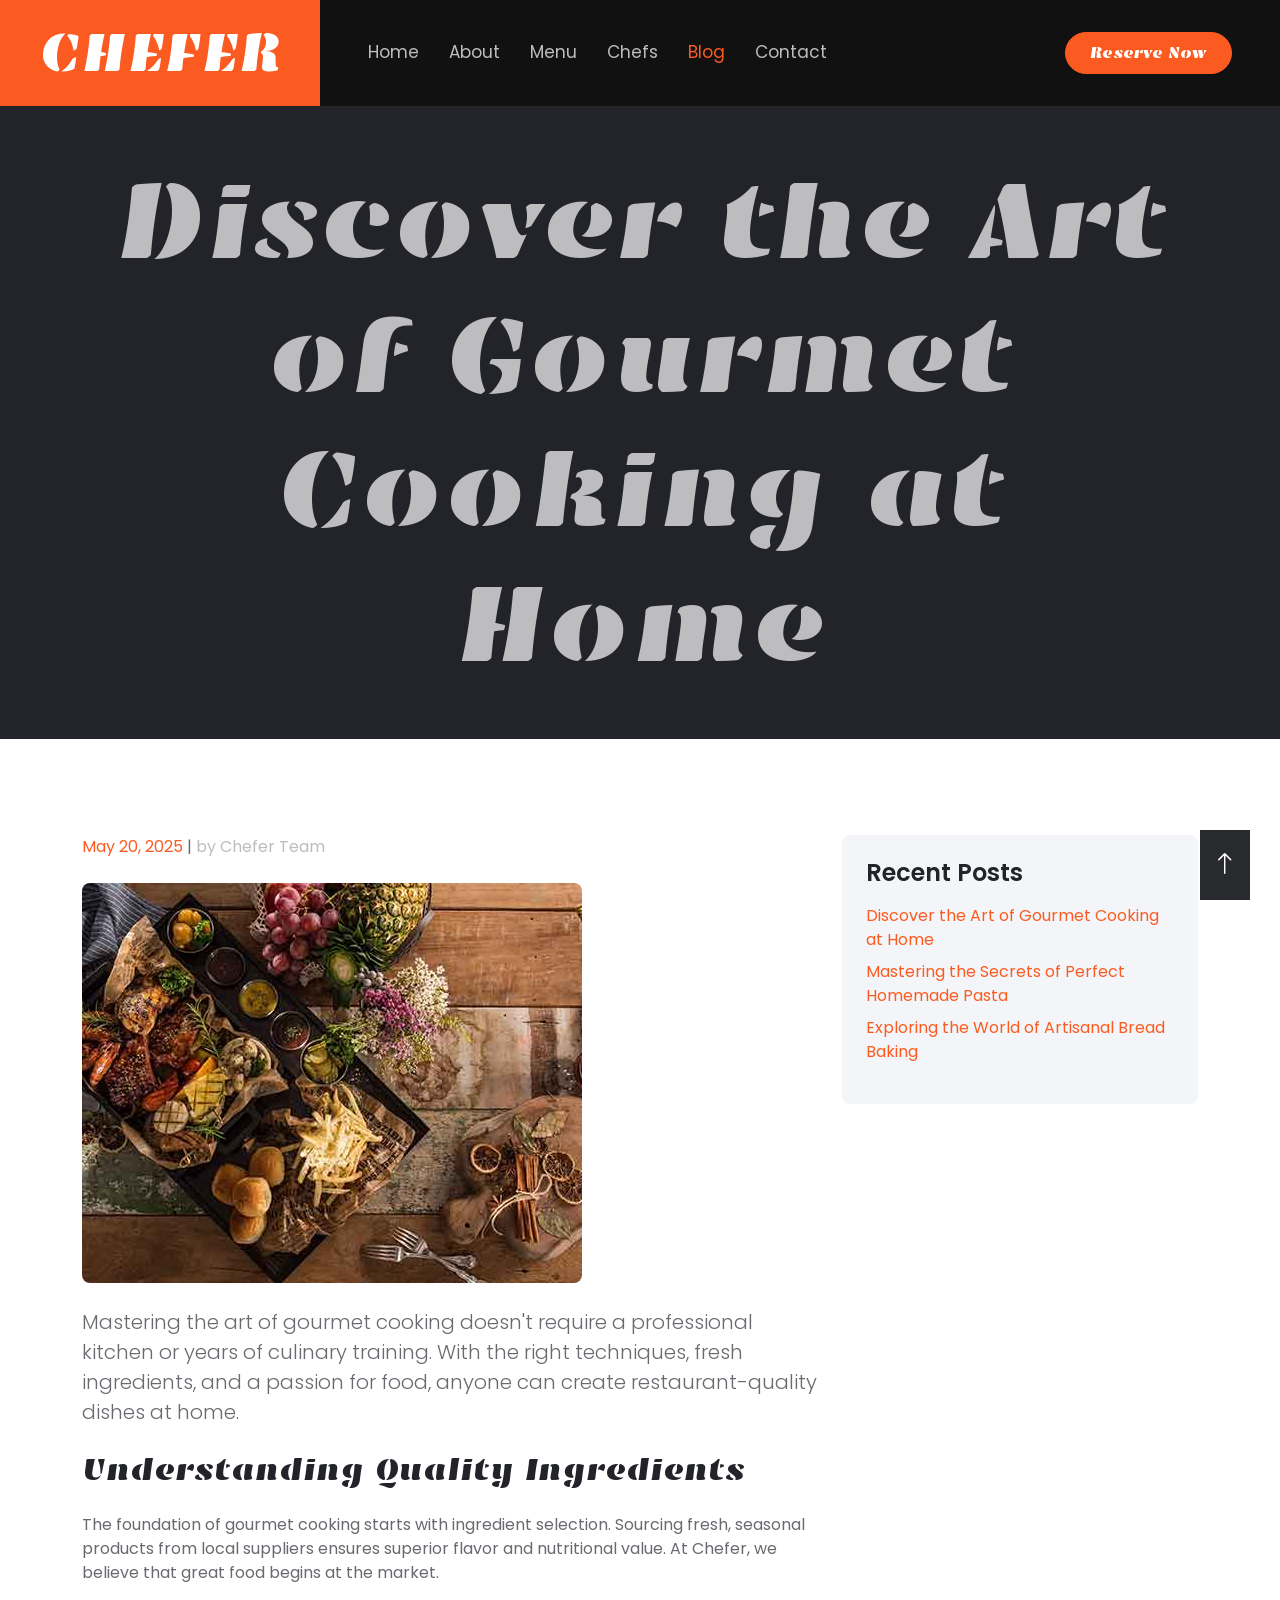
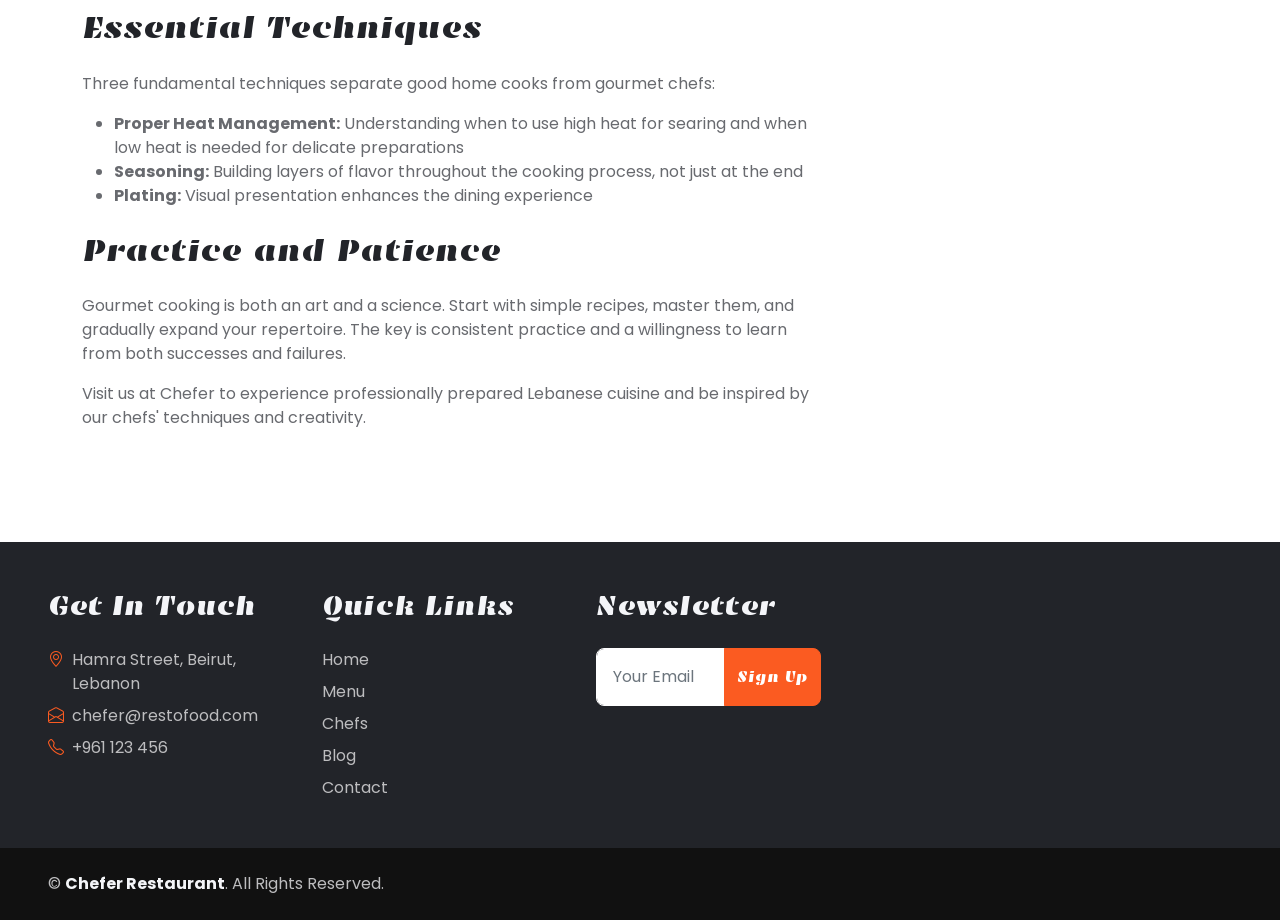
<file: blog-post-1.html>
<!DOCTYPE html>
<html lang="en">
<head>
    <meta charset="utf-8">
    <title>Discover the Art of Gourmet Cooking at Home | Chefer</title>
    <meta content="width=device-width, initial-scale=1.0" name="viewport">
    <meta content="Learn gourmet cooking techniques, culinary tips, Lebanese cuisine" name="keywords">
    <meta content="Master the art of gourmet cooking with our guide to home cooking techniques and professional culinary secrets." name="description">
    <link href="img/favicon.ico" rel="icon">
    <link rel="preconnect" href="https://fonts.googleapis.com">
    <link rel="preconnect" href="https://fonts.gstatic.com" crossorigin>
    <link href="https://fonts.googleapis.com/css2?family=Emblema+One&family=Poppins:wght@400;600&display=swap" rel="stylesheet">
    <link href="https://cdnjs.cloudflare.com/ajax/libs/font-awesome/5.15.0/css/all.min.css" rel="stylesheet">
    <link href="https://cdn.jsdelivr.net/npm/bootstrap-icons@1.4.1/font/bootstrap-icons.css" rel="stylesheet">
    <link href="lib/animate/animate.min.css" rel="stylesheet">
    <link href="css/bootstrap.min.css" rel="stylesheet">
    <link href="css/style.css" rel="stylesheet">
</head>
<body>
    <!-- Spinner -->
    <div id="spinner" class="show bg-dark position-fixed translate-middle w-100 vh-100 top-50 start-50 d-flex align-items-center justify-content-center">
        <div class="spinner-border text-primary" role="status" style="width: 3rem; height: 3rem;"></div>
    </div>

    <!-- Header -->
    <div class="container-fluid bg-dark px-0">
        <div class="row gx-0">
            <div class="col-lg-3 bg-primary d-none d-lg-block">
                <a href="index.html" class="navbar-brand w-100 h-100 m-0 p-0 d-flex align-items-center justify-content-center">
                    <h1 class="m-0 display-4 text-white text-uppercase">Chefer</h1>
                </a>
            </div>
            <div class="col-lg-9">
                <nav class="navbar navbar-expand-lg navbar-dark p-3 p-lg-0 px-lg-5" style="background: #111111;">
                    <a href="index.html" class="navbar-brand d-block d-lg-none">
                        <h1 class="m-0 display-4 text-primary text-uppercase">Chefer</h1>
                    </a>
                    <button type="button" class="navbar-toggler" data-bs-toggle="collapse" data-bs-target="#navbarCollapse">
                        <span class="navbar-toggler-icon"></span>
                    </button>
                    <div class="collapse navbar-collapse justify-content-between" id="navbarCollapse">
                        <div class="navbar-nav mr-auto py-0">
                            <a href="index.html" class="nav-item nav-link">Home</a>
                            <a href="about.html" class="nav-item nav-link">About</a>
                            <a href="menu.html" class="nav-item nav-link">Menu</a>
                            <a href="team.html" class="nav-item nav-link">Chefs</a>
                            <a href="blog.html" class="nav-item nav-link active">Blog</a>
                            <a href="contact.html" class="nav-item nav-link">Contact</a>
                        </div>
                        <div class="d-none d-lg-flex align-items-center py-2">
                            <a href="contact.html" class="btn btn-primary rounded-pill px-4 py-2 ms-2">Reserve Now</a>
                        </div>
                    </div>
                </nav>
            </div>
        </div>
    </div>

    <!-- Hero -->
    <div class="container-fluid p-5 mb-5 bg-dark text-secondary">
        <div class="container wow fadeIn">
            <h1 class="display-1 text-secondary text-center mb-0">Discover the Art of Gourmet Cooking at Home</h1>
        </div>
    </div>

    <!-- Blog Content -->
    <div class="container py-5">
        <div class="row">
            <div class="col-lg-8">
                <article>
                    <div class="mb-4">
                        <span class="text-primary">May 20, 2025</span> | <span class="text-secondary">by Chefer Team</span>
                    </div>

                    <img src="img/menu-3.jpg" class="img-fluid rounded mb-4" alt="Gourmet cooking">

                    <p class="lead">Mastering the art of gourmet cooking doesn't require a professional kitchen or years of culinary training. With the right techniques, fresh ingredients, and a passion for food, anyone can create restaurant-quality dishes at home.</p>

                    <h2 class="my-4">Understanding Quality Ingredients</h2>
                    <p>The foundation of gourmet cooking starts with ingredient selection. Sourcing fresh, seasonal products from local suppliers ensures superior flavor and nutritional value. At Chefer, we believe that great food begins at the market.</p>

                    <h2 class="my-4">Essential Techniques</h2>
                    <p>Three fundamental techniques separate good home cooks from gourmet chefs:</p>
                    <ul>
                        <li><strong>Proper Heat Management:</strong> Understanding when to use high heat for searing and when low heat is needed for delicate preparations</li>
                        <li><strong>Seasoning:</strong> Building layers of flavor throughout the cooking process, not just at the end</li>
                        <li><strong>Plating:</strong> Visual presentation enhances the dining experience</li>
                    </ul>

                    <h2 class="my-4">Practice and Patience</h2>
                    <p>Gourmet cooking is both an art and a science. Start with simple recipes, master them, and gradually expand your repertoire. The key is consistent practice and a willingness to learn from both successes and failures.</p>

                    <p>Visit us at Chefer to experience professionally prepared Lebanese cuisine and be inspired by our chefs' techniques and creativity.</p>
                </article>
            </div>

            <div class="col-lg-4">
                <div class="bg-light p-4 rounded">
                    <h4 class="mb-3">Recent Posts</h4>
                    <ul class="list-unstyled">
                        <li class="mb-2"><a href="blog-post-1.html" class="text-decoration-none">Discover the Art of Gourmet Cooking at Home</a></li>
                        <li class="mb-2"><a href="blog-post-2.html" class="text-decoration-none">Mastering the Secrets of Perfect Homemade Pasta</a></li>
                        <li><a href="blog-post-3.html" class="text-decoration-none">Exploring the World of Artisanal Bread Baking</a></li>
                    </ul>
                </div>
            </div>
        </div>
    </div>

    <!-- Footer -->
    <div class="container-fluid bg-dark text-secondary px-5 mt-5">
        <div class="row gx-5">
            <div class="col-lg-8 col-md-6">
                <div class="row gx-5">
                    <div class="col-lg-4 col-md-12 pt-5 mb-5">
                        <h3 class="text-light mb-4">Get In Touch</h3>
                        <div class="d-flex mb-2">
                            <i class="bi bi-geo-alt text-primary me-2"></i>
                            <p class="mb-0">Hamra Street, Beirut, Lebanon</p>
                        </div>
                        <div class="d-flex mb-2">
                            <i class="bi bi-envelope-open text-primary me-2"></i>
                            <p class="mb-0">chefer@restofood.com</p>
                        </div>
                        <div class="d-flex mb-2">
                            <i class="bi bi-telephone text-primary me-2"></i>
                            <p class="mb-0">+961 123 456</p>
                        </div>
                    </div>
                    <div class="col-lg-4 col-md-12 pt-0 pt-lg-5 mb-5">
                        <h3 class="text-light mb-4">Quick Links</h3>
                        <a class="text-secondary mb-2 d-block" href="index.html">Home</a>
                        <a class="text-secondary mb-2 d-block" href="menu.html">Menu</a>
                        <a class="text-secondary mb-2 d-block" href="team.html">Chefs</a>
                        <a class="text-secondary mb-2 d-block" href="blog.html">Blog</a>
                        <a class="text-secondary d-block" href="contact.html">Contact</a>
                    </div>
                    <div class="col-lg-4 col-md-12 pt-0 pt-lg-5 mb-5">
                        <h3 class="text-light mb-4">Newsletter</h3>
                        <form method="POST" action="https://formspree.io/f/xyzabc123">
                            <div class="input-group">
                                <input type="email" name="email" class="form-control border-white p-3" placeholder="Your Email" required>
                                <button class="btn btn-primary" type="submit">Sign Up</button>
                            </div>
                        </form>
                    </div>
                </div>
            </div>
        </div>
    </div>

    <div class="container-fluid py-4 px-5" style="background: #111111;">
        <p class="text-secondary mb-0">&copy; <a class="text-light fw-bold" href="#">Chefer Restaurant</a>. All Rights Reserved.</p>
    </div>

    <!-- Back to Top -->
    <a href="#" class="btn btn-dark py-3 fs-4 back-to-top"><i class="bi bi-arrow-up"></i></a>

    <script src="https://ajax.googleapis.com/ajax/libs/jquery/3.6.4/jquery.min.js"></script>
    <script src="https://cdn.jsdelivr.net/npm/bootstrap@5.0.0/dist/js/bootstrap.bundle.min.js"></script>
    <script src="lib/wow/wow.min.js"></script>
    <script src="js/main.js"></script>
</body>
</html>
</file>
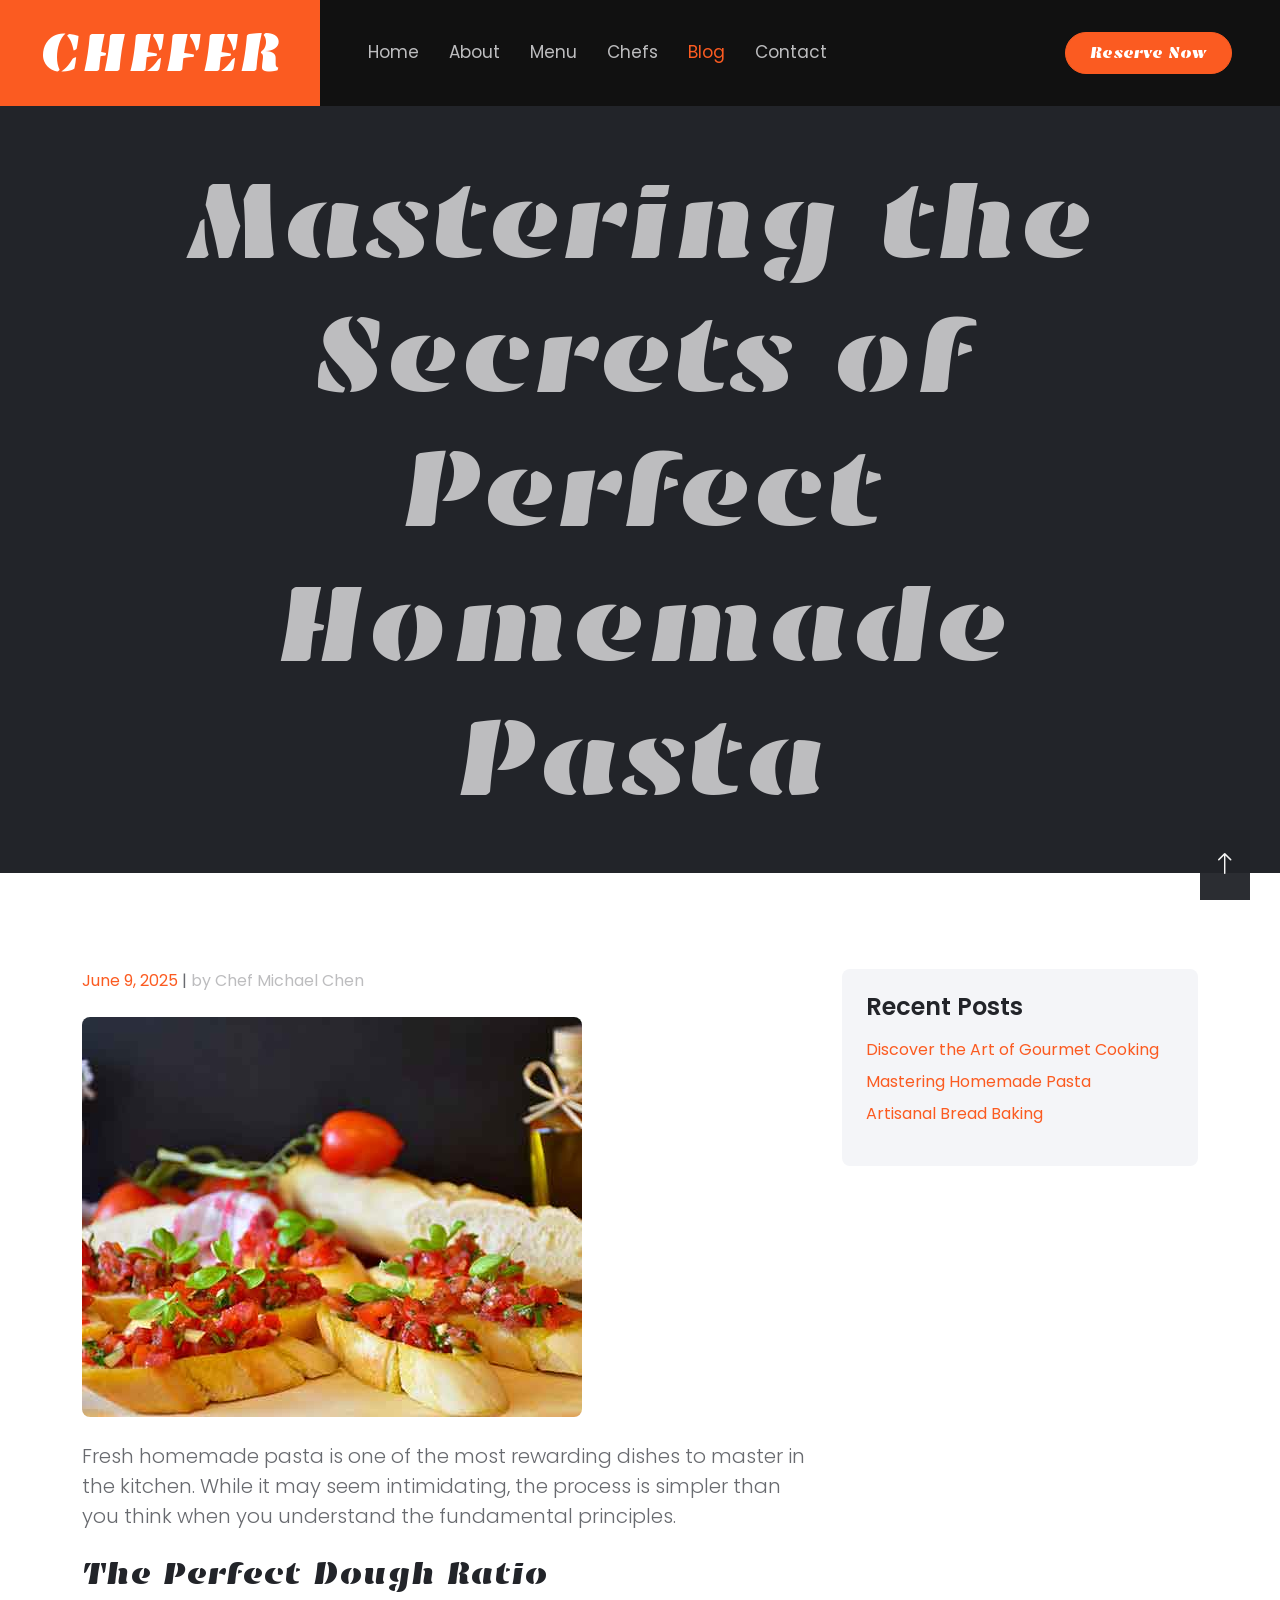
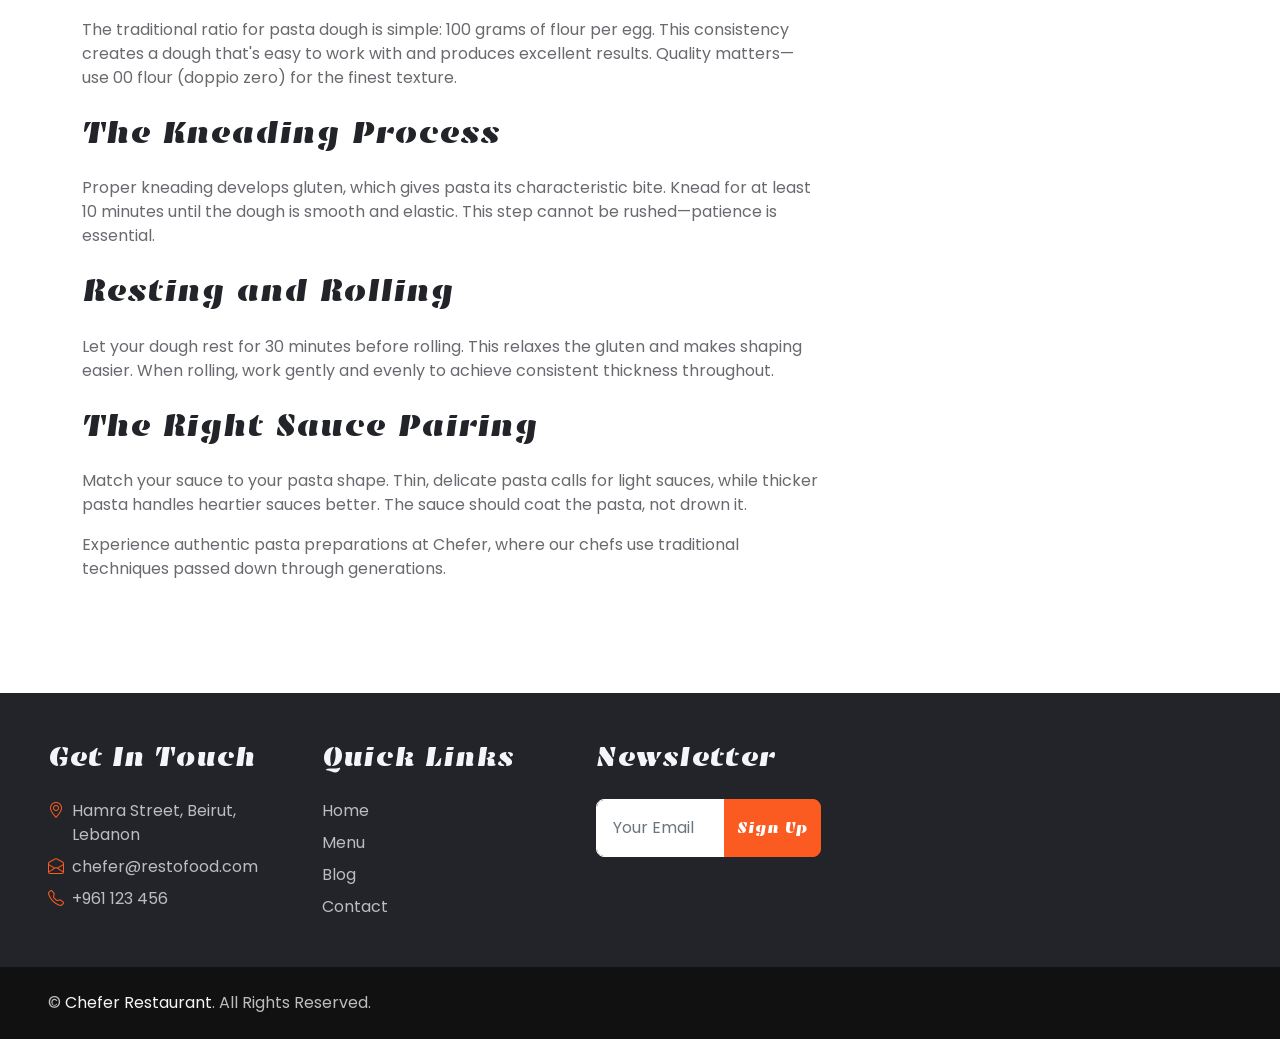
<file: blog-post-2.html>
<!DOCTYPE html>
<html lang="en">
<head>
    <meta charset="utf-8">
    <title>Mastering Homemade Pasta | Chefer</title>
    <meta content="width=device-width, initial-scale=1.0" name="viewport">
    <meta content="Homemade pasta recipe, Italian cooking, pasta-making techniques" name="keywords">
    <meta content="Learn the secrets to making perfect homemade pasta with traditional techniques and professional tips." name="description">
    <link href="img/favicon.ico" rel="icon">
    <link rel="preconnect" href="https://fonts.googleapis.com">
    <link href="https://fonts.googleapis.com/css2?family=Emblema+One&family=Poppins:wght@400;600&display=swap" rel="stylesheet">
    <link href="https://cdnjs.cloudflare.com/ajax/libs/font-awesome/5.15.0/css/all.min.css" rel="stylesheet">
    <link href="https://cdn.jsdelivr.net/npm/bootstrap-icons@1.4.1/font/bootstrap-icons.css" rel="stylesheet">
    <link href="lib/animate/animate.min.css" rel="stylesheet">
    <link href="css/bootstrap.min.css" rel="stylesheet">
    <link href="css/style.css" rel="stylesheet">
</head>
<body>
    <div id="spinner" class="show bg-dark position-fixed translate-middle w-100 vh-100 top-50 start-50 d-flex align-items-center justify-content-center">
        <div class="spinner-border text-primary" role="status" style="width: 3rem; height: 3rem;"></div>
    </div>

    <div class="container-fluid bg-dark px-0">
        <div class="row gx-0">
            <div class="col-lg-3 bg-primary d-none d-lg-block">
                <a href="index.html" class="navbar-brand w-100 h-100 m-0 p-0 d-flex align-items-center justify-content-center">
                    <h1 class="m-0 display-4 text-white text-uppercase">Chefer</h1>
                </a>
            </div>
            <div class="col-lg-9">
                <nav class="navbar navbar-expand-lg navbar-dark p-3 p-lg-0 px-lg-5" style="background: #111111;">
                    <a href="index.html" class="navbar-brand d-block d-lg-none"><h1 class="m-0 display-4 text-primary">Chefer</h1></a>
                    <button type="button" class="navbar-toggler" data-bs-toggle="collapse" data-bs-target="#navbarCollapse"><span class="navbar-toggler-icon"></span></button>
                    <div class="collapse navbar-collapse justify-content-between" id="navbarCollapse">
                        <div class="navbar-nav py-0">
                            <a href="index.html" class="nav-item nav-link">Home</a>
                            <a href="about.html" class="nav-item nav-link">About</a>
                            <a href="menu.html" class="nav-item nav-link">Menu</a>
                            <a href="team.html" class="nav-item nav-link">Chefs</a>
                            <a href="blog.html" class="nav-item nav-link active">Blog</a>
                            <a href="contact.html" class="nav-item nav-link">Contact</a>
                        </div>
                        <div class="d-none d-lg-flex align-items-center py-2">
                            <a href="contact.html" class="btn btn-primary rounded-pill px-4 py-2 ms-2">Reserve Now</a>
                        </div>
                    </div>
                </nav>
            </div>
        </div>
    </div>

    <div class="container-fluid p-5 mb-5 bg-dark text-secondary">
        <div class="container">
            <h1 class="display-1 text-secondary text-center mb-0">Mastering the Secrets of Perfect Homemade Pasta</h1>
        </div>
    </div>

    <div class="container py-5">
        <div class="row">
            <div class="col-lg-8">
                <article>
                    <div class="mb-4">
                        <span class="text-primary">June 9, 2025</span> | <span class="text-secondary">by Chef Michael Chen</span>
                    </div>

                    <img src="img/menu-5.jpg" class="img-fluid rounded mb-4" alt="Homemade pasta">

                    <p class="lead">Fresh homemade pasta is one of the most rewarding dishes to master in the kitchen. While it may seem intimidating, the process is simpler than you think when you understand the fundamental principles.</p>

                    <h2 class="my-4">The Perfect Dough Ratio</h2>
                    <p>The traditional ratio for pasta dough is simple: 100 grams of flour per egg. This consistency creates a dough that's easy to work with and produces excellent results. Quality matters—use 00 flour (doppio zero) for the finest texture.</p>

                    <h2 class="my-4">The Kneading Process</h2>
                    <p>Proper kneading develops gluten, which gives pasta its characteristic bite. Knead for at least 10 minutes until the dough is smooth and elastic. This step cannot be rushed—patience is essential.</p>

                    <h2 class="my-4">Resting and Rolling</h2>
                    <p>Let your dough rest for 30 minutes before rolling. This relaxes the gluten and makes shaping easier. When rolling, work gently and evenly to achieve consistent thickness throughout.</p>

                    <h2 class="my-4">The Right Sauce Pairing</h2>
                    <p>Match your sauce to your pasta shape. Thin, delicate pasta calls for light sauces, while thicker pasta handles heartier sauces better. The sauce should coat the pasta, not drown it.</p>

                    <p>Experience authentic pasta preparations at Chefer, where our chefs use traditional techniques passed down through generations.</p>
                </article>
            </div>

            <div class="col-lg-4">
                <div class="bg-light p-4 rounded">
                    <h4 class="mb-3">Recent Posts</h4>
                    <ul class="list-unstyled">
                        <li class="mb-2"><a href="blog-post-1.html" class="text-decoration-none">Discover the Art of Gourmet Cooking</a></li>
                        <li class="mb-2"><a href="blog-post-2.html" class="text-decoration-none">Mastering Homemade Pasta</a></li>
                        <li><a href="blog-post-3.html" class="text-decoration-none">Artisanal Bread Baking</a></li>
                    </ul>
                </div>
            </div>
        </div>
    </div>

    <div class="container-fluid bg-dark text-secondary px-5 mt-5">
        <div class="row gx-5">
            <div class="col-lg-8">
                <div class="row gx-5">
                    <div class="col-lg-4 pt-5 mb-5">
                        <h3 class="text-light mb-4">Get In Touch</h3>
                        <div class="d-flex mb-2"><i class="bi bi-geo-alt text-primary me-2"></i><p class="mb-0">Hamra Street, Beirut, Lebanon</p></div>
                        <div class="d-flex mb-2"><i class="bi bi-envelope-open text-primary me-2"></i><p class="mb-0">chefer@restofood.com</p></div>
                        <div class="d-flex mb-2"><i class="bi bi-telephone text-primary me-2"></i><p class="mb-0">+961 123 456</p></div>
                    </div>
                    <div class="col-lg-4 pt-lg-5 mb-5">
                        <h3 class="text-light mb-4">Quick Links</h3>
                        <a class="text-secondary mb-2 d-block" href="index.html">Home</a>
                        <a class="text-secondary mb-2 d-block" href="menu.html">Menu</a>
                        <a class="text-secondary mb-2 d-block" href="blog.html">Blog</a>
                        <a class="text-secondary d-block" href="contact.html">Contact</a>
                    </div>
                    <div class="col-lg-4 pt-lg-5 mb-5">
                        <h3 class="text-light mb-4">Newsletter</h3>
                        <form method="POST" action="https://formspree.io/f/xyzabc123">
                            <div class="input-group">
                                <input type="email" name="email" class="form-control border-white p-3" placeholder="Your Email" required>
                                <button class="btn btn-primary" type="submit">Sign Up</button>
                            </div>
                        </form>
                    </div>
                </div>
            </div>
        </div>
    </div>

    <div class="container-fluid py-4 px-5" style="background: #111111;">
        <p class="text-secondary mb-0">&copy; <a class="text-light" href="#">Chefer Restaurant</a>. All Rights Reserved.</p>
    </div>

    <a href="#" class="btn btn-dark py-3 fs-4 back-to-top"><i class="bi bi-arrow-up"></i></a>

    <script src="https://ajax.googleapis.com/ajax/libs/jquery/3.6.4/jquery.min.js"></script>
    <script src="https://cdn.jsdelivr.net/npm/bootstrap@5.0.0/dist/js/bootstrap.bundle.min.js"></script>
    <script src="lib/wow/wow.min.js"></script>
    <script src="js/main.js"></script>
</body>
</html>
</file>
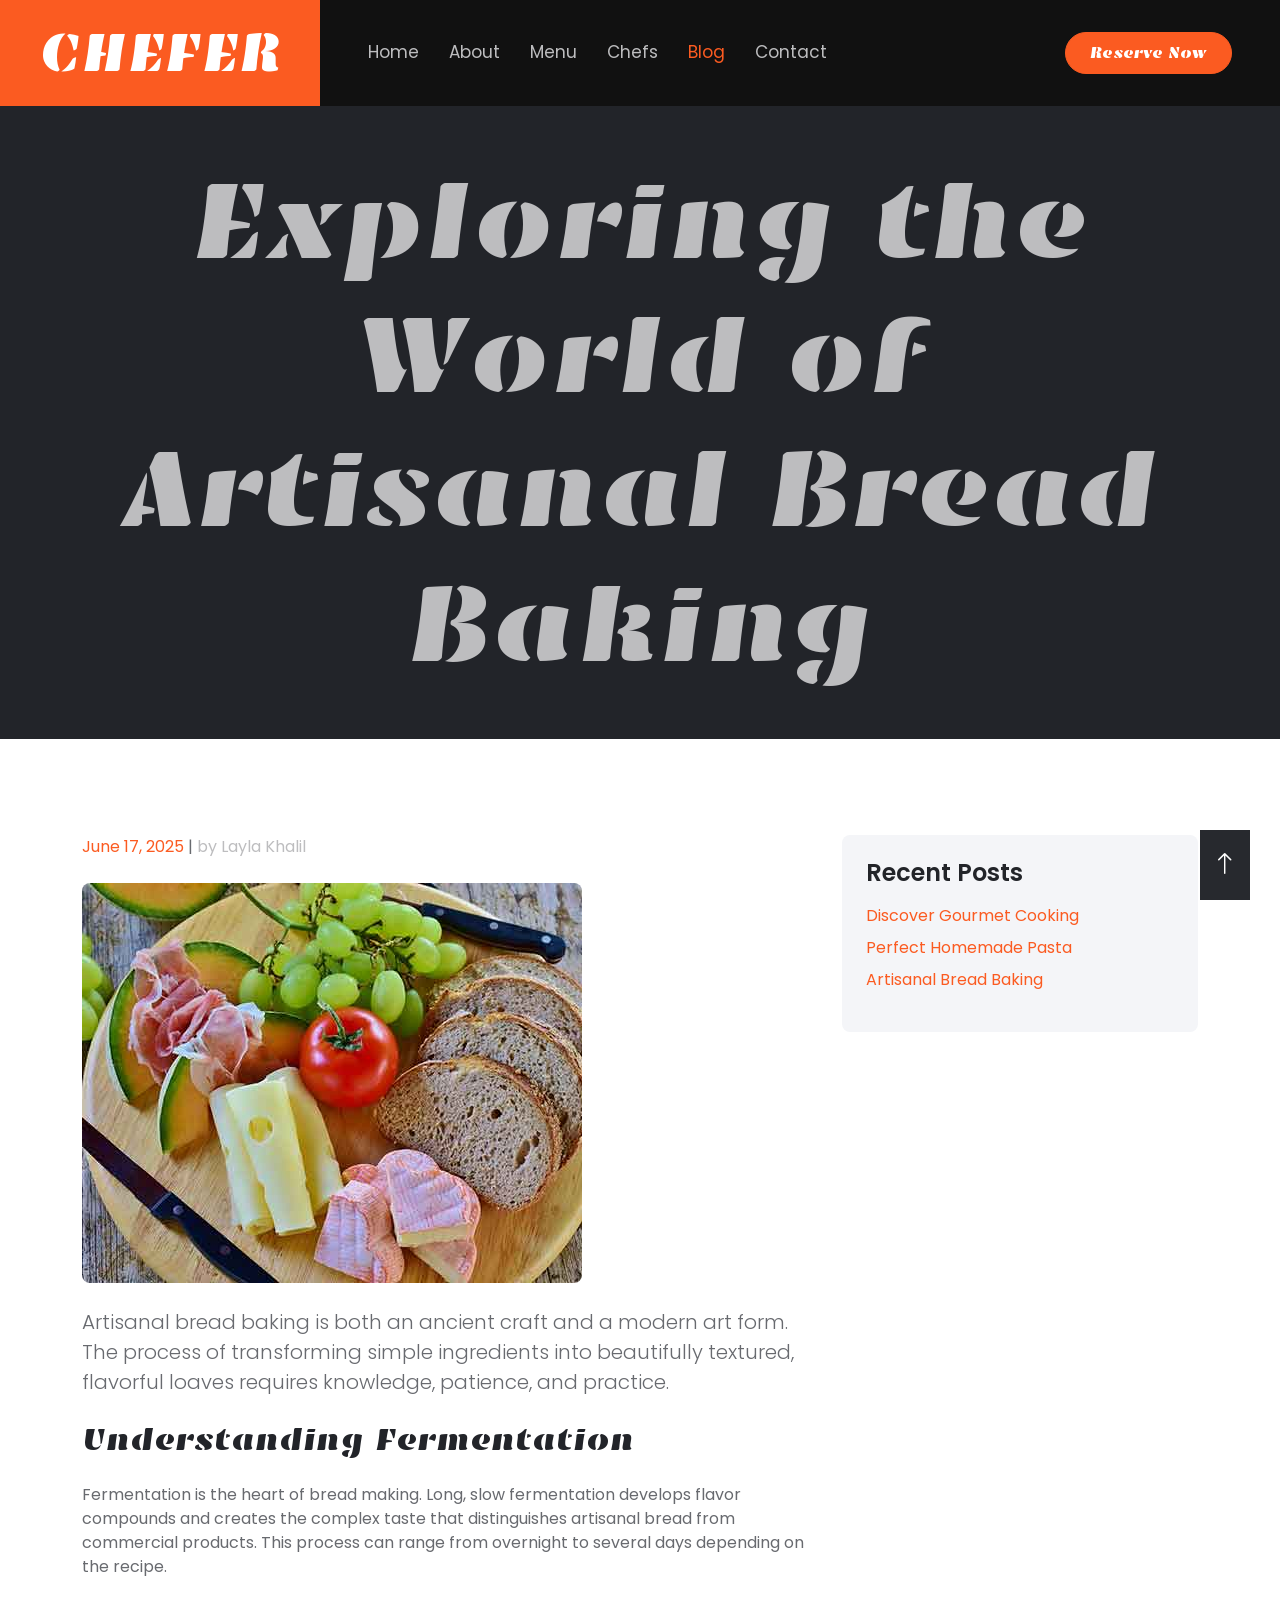
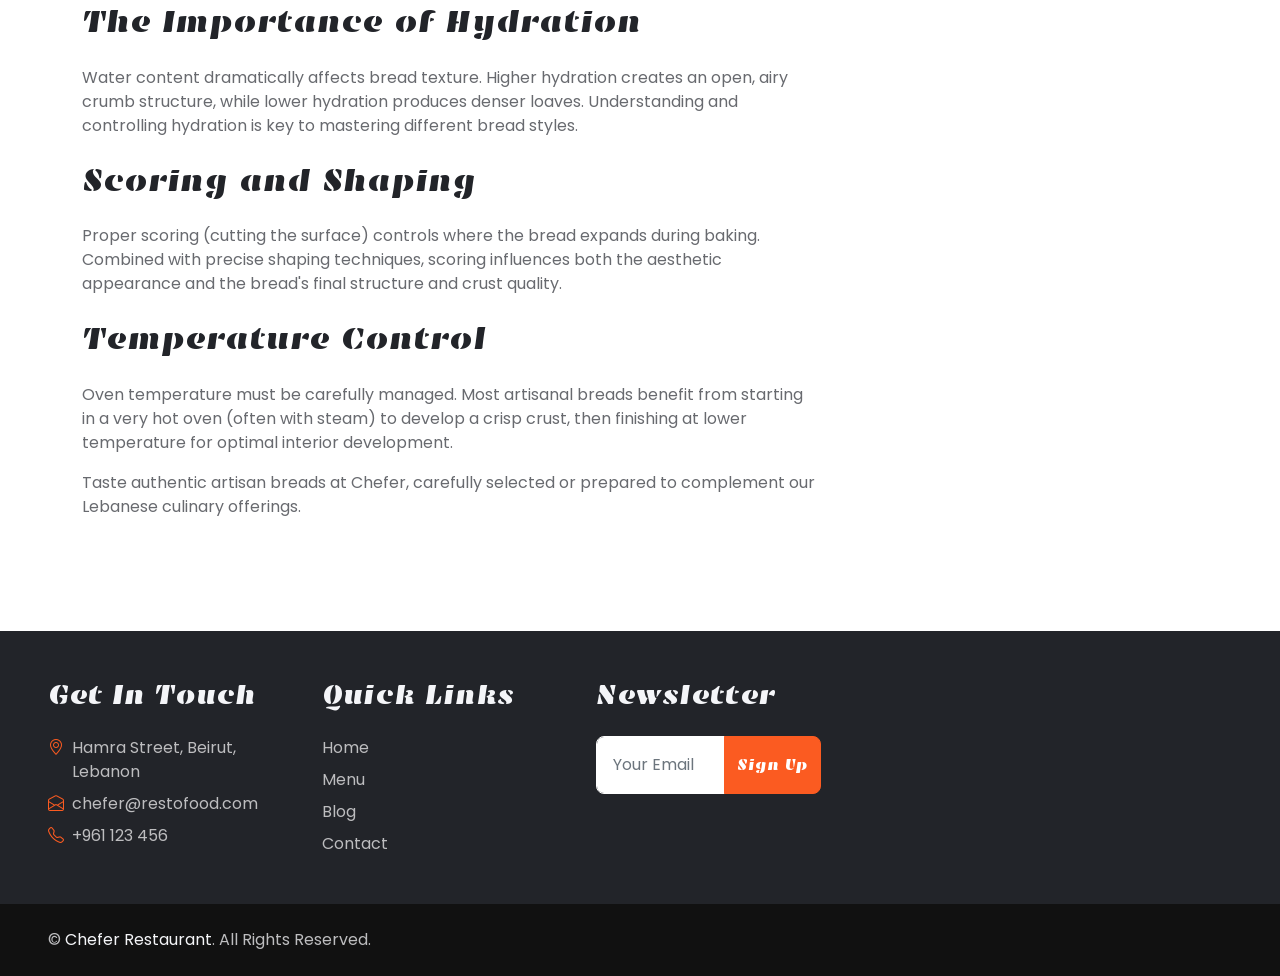
<file: blog-post-3.html>
<!DOCTYPE html>
<html lang="en">
<head>
    <meta charset="utf-8">
    <title>Artisanal Bread Baking | Chefer</title>
    <meta content="width=device-width, initial-scale=1.0" name="viewport">
    <meta content="Bread baking, sourdough, artisan recipes, baking techniques" name="keywords">
    <meta content="Explore the art and science of artisanal bread baking with professional techniques and traditional methods." name="description">
    <link href="img/favicon.ico" rel="icon">
    <link rel="preconnect" href="https://fonts.googleapis.com">
    <link href="https://fonts.googleapis.com/css2?family=Emblema+One&family=Poppins:wght@400;600&display=swap" rel="stylesheet">
    <link href="https://cdnjs.cloudflare.com/ajax/libs/font-awesome/5.15.0/css/all.min.css" rel="stylesheet">
    <link href="https://cdn.jsdelivr.net/npm/bootstrap-icons@1.4.1/font/bootstrap-icons.css" rel="stylesheet">
    <link href="lib/animate/animate.min.css" rel="stylesheet">
    <link href="css/bootstrap.min.css" rel="stylesheet">
    <link href="css/style.css" rel="stylesheet">
</head>
<body>
    <div id="spinner" class="show bg-dark position-fixed translate-middle w-100 vh-100 top-50 start-50 d-flex align-items-center justify-content-center">
        <div class="spinner-border text-primary" role="status" style="width: 3rem; height: 3rem;"></div>
    </div>

    <div class="container-fluid bg-dark px-0">
        <div class="row gx-0">
            <div class="col-lg-3 bg-primary d-none d-lg-block">
                <a href="index.html" class="navbar-brand w-100 h-100 m-0 p-0 d-flex align-items-center justify-content-center">
                    <h1 class="m-0 display-4 text-white text-uppercase">Chefer</h1>
                </a>
            </div>
            <div class="col-lg-9">
                <nav class="navbar navbar-expand-lg navbar-dark p-3 p-lg-0 px-lg-5" style="background: #111111;">
                    <a href="index.html" class="navbar-brand d-block d-lg-none"><h1 class="m-0 display-4 text-primary">Chefer</h1></a>
                    <button type="button" class="navbar-toggler" data-bs-toggle="collapse" data-bs-target="#navbarCollapse"><span class="navbar-toggler-icon"></span></button>
                    <div class="collapse navbar-collapse justify-content-between" id="navbarCollapse">
                        <div class="navbar-nav py-0">
                            <a href="index.html" class="nav-item nav-link">Home</a>
                            <a href="about.html" class="nav-item nav-link">About</a>
                            <a href="menu.html" class="nav-item nav-link">Menu</a>
                            <a href="team.html" class="nav-item nav-link">Chefs</a>
                            <a href="blog.html" class="nav-item nav-link active">Blog</a>
                            <a href="contact.html" class="nav-item nav-link">Contact</a>
                        </div>
                        <div class="d-none d-lg-flex align-items-center py-2">
                            <a href="contact.html" class="btn btn-primary rounded-pill px-4 py-2 ms-2">Reserve Now</a>
                        </div>
                    </div>
                </nav>
            </div>
        </div>
    </div>

    <div class="container-fluid p-5 mb-5 bg-dark text-secondary">
        <div class="container">
            <h1 class="display-1 text-secondary text-center mb-0">Exploring the World of Artisanal Bread Baking</h1>
        </div>
    </div>

    <div class="container py-5">
        <div class="row">
            <div class="col-lg-8">
                <article>
                    <div class="mb-4">
                        <span class="text-primary">June 17, 2025</span> | <span class="text-secondary">by Layla Khalil</span>
                    </div>

                    <img src="img/menu-7.jpg" class="img-fluid rounded mb-4" alt="Artisanal bread">

                    <p class="lead">Artisanal bread baking is both an ancient craft and a modern art form. The process of transforming simple ingredients into beautifully textured, flavorful loaves requires knowledge, patience, and practice.</p>

                    <h2 class="my-4">Understanding Fermentation</h2>
                    <p>Fermentation is the heart of bread making. Long, slow fermentation develops flavor compounds and creates the complex taste that distinguishes artisanal bread from commercial products. This process can range from overnight to several days depending on the recipe.</p>

                    <h2 class="my-4">The Importance of Hydration</h2>
                    <p>Water content dramatically affects bread texture. Higher hydration creates an open, airy crumb structure, while lower hydration produces denser loaves. Understanding and controlling hydration is key to mastering different bread styles.</p>

                    <h2 class="my-4">Scoring and Shaping</h2>
                    <p>Proper scoring (cutting the surface) controls where the bread expands during baking. Combined with precise shaping techniques, scoring influences both the aesthetic appearance and the bread's final structure and crust quality.</p>

                    <h2 class="my-4">Temperature Control</h2>
                    <p>Oven temperature must be carefully managed. Most artisanal breads benefit from starting in a very hot oven (often with steam) to develop a crisp crust, then finishing at lower temperature for optimal interior development.</p>

                    <p>Taste authentic artisan breads at Chefer, carefully selected or prepared to complement our Lebanese culinary offerings.</p>
                </article>
            </div>

            <div class="col-lg-4">
                <div class="bg-light p-4 rounded">
                    <h4 class="mb-3">Recent Posts</h4>
                    <ul class="list-unstyled">
                        <li class="mb-2"><a href="blog-post-1.html" class="text-decoration-none">Discover Gourmet Cooking</a></li>
                        <li class="mb-2"><a href="blog-post-2.html" class="text-decoration-none">Perfect Homemade Pasta</a></li>
                        <li><a href="blog-post-3.html" class="text-decoration-none">Artisanal Bread Baking</a></li>
                    </ul>
                </div>
            </div>
        </div>
    </div>

    <div class="container-fluid bg-dark text-secondary px-5 mt-5">
        <div class="row gx-5">
            <div class="col-lg-8">
                <div class="row gx-5">
                    <div class="col-lg-4 pt-5 mb-5">
                        <h3 class="text-light mb-4">Get In Touch</h3>
                        <div class="d-flex mb-2"><i class="bi bi-geo-alt text-primary me-2"></i><p class="mb-0">Hamra Street, Beirut, Lebanon</p></div>
                        <div class="d-flex mb-2"><i class="bi bi-envelope-open text-primary me-2"></i><p class="mb-0">chefer@restofood.com</p></div>
                        <div class="d-flex mb-2"><i class="bi bi-telephone text-primary me-2"></i><p class="mb-0">+961 123 456</p></div>
                    </div>
                    <div class="col-lg-4 pt-lg-5 mb-5">
                        <h3 class="text-light mb-4">Quick Links</h3>
                        <a class="text-secondary mb-2 d-block" href="index.html">Home</a>
                        <a class="text-secondary mb-2 d-block" href="menu.html">Menu</a>
                        <a class="text-secondary mb-2 d-block" href="blog.html">Blog</a>
                        <a class="text-secondary d-block" href="contact.html">Contact</a>
                    </div>
                    <div class="col-lg-4 pt-lg-5 mb-5">
                        <h3 class="text-light mb-4">Newsletter</h3>
                        <form method="POST" action="https://formspree.io/f/xyzabc123">
                            <div class="input-group">
                                <input type="email" name="email" class="form-control border-white p-3" placeholder="Your Email" required>
                                <button class="btn btn-primary" type="submit">Sign Up</button>
                            </div>
                        </form>
                    </div>
                </div>
            </div>
        </div>
    </div>

    <div class="container-fluid py-4 px-5" style="background: #111111;">
        <p class="text-secondary mb-0">&copy; <a class="text-light" href="#">Chefer Restaurant</a>. All Rights Reserved.</p>
    </div>

    <a href="#" class="btn btn-dark py-3 fs-4 back-to-top"><i class="bi bi-arrow-up"></i></a>

    <script src="https://ajax.googleapis.com/ajax/libs/jquery/3.6.4/jquery.min.js"></script>
    <script src="https://cdn.jsdelivr.net/npm/bootstrap@5.0.0/dist/js/bootstrap.bundle.min.js"></script>
    <script src="lib/wow/wow.min.js"></script>
    <script src="js/main.js"></script>
</body>
</html>
</file>
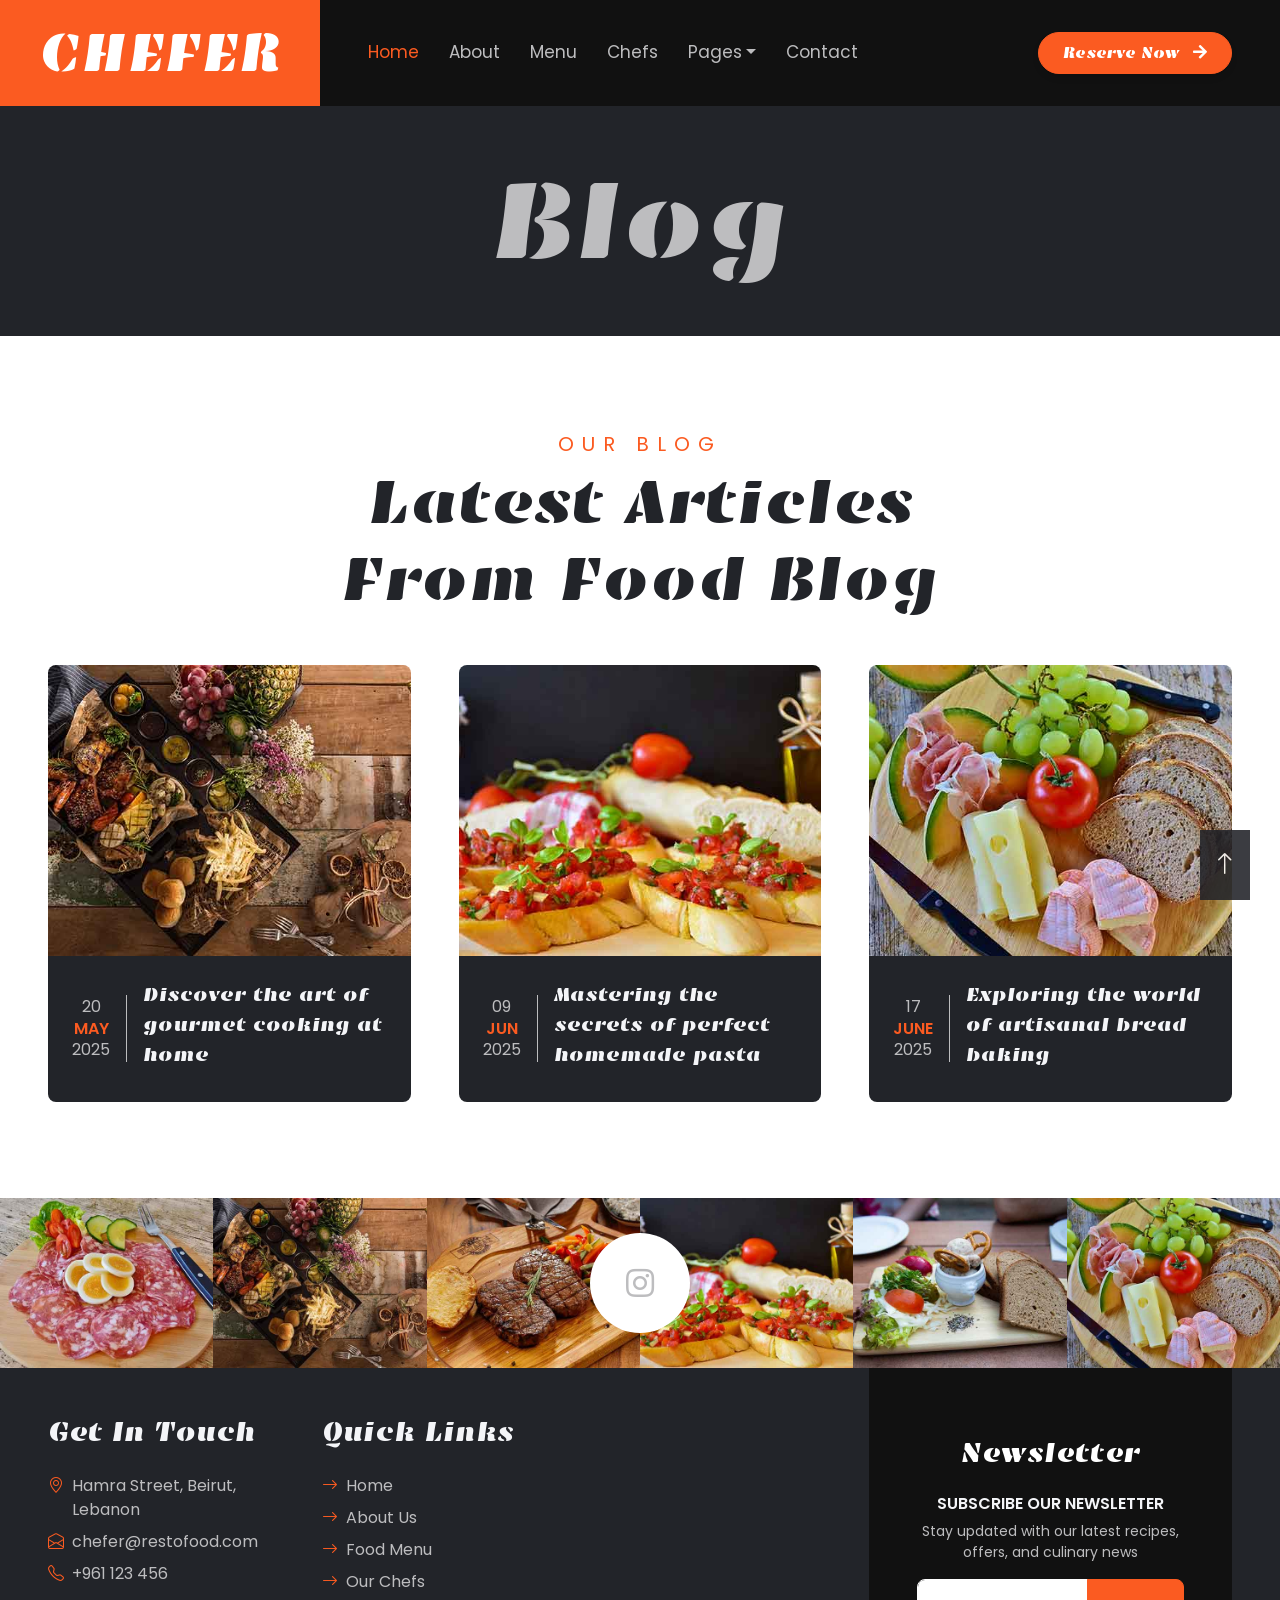
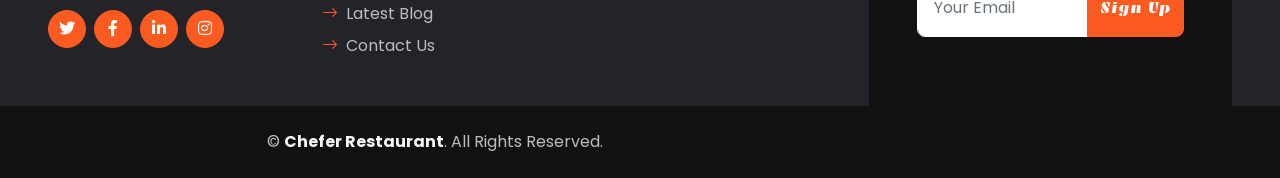
<file: blog.html>
<!DOCTYPE html>
<html lang="en">

<head>
    <meta charset="utf-8">
    <title>Chefer | Restaurant</title>
    <meta content="width=device-width, initial-scale=1.0" name="viewport">
    <meta content="Chefer, restaurant, fine dining, lebanese cuisine, middle eastern food, gourmet food, Beirut, authentic Lebanese cuisine" name="keywords">
    <meta content="Chefer Restaurant - Experience authentic Lebanese cuisine with a modern twist. A culinary journey through the rich flavors of the Middle East." name="description">

    <!-- Favicon -->
    <link href="img/favicon.ico" rel="icon">

    <!-- Google Web Fonts -->
    <link rel="preconnect" href="https://fonts.googleapis.com">
    <link rel="preconnect" href="https://fonts.gstatic.com" crossorigin>
    <link href="https://fonts.googleapis.com/css2?family=Emblema+One&family=Poppins:wght@400;600&display=swap"
        rel="stylesheet">

    <!-- Icon Font Stylesheet -->
    <link href="https://cdnjs.cloudflare.com/ajax/libs/font-awesome/5.15.0/css/all.min.css" rel="stylesheet">
    <link href="https://cdn.jsdelivr.net/npm/bootstrap-icons@1.4.1/font/bootstrap-icons.css" rel="stylesheet">

    <!-- Libraries Stylesheet -->
    <link href="lib/animate/animate.min.css" rel="stylesheet">
    <link href="lib/owlcarousel/assets/owl.carousel.min.css" rel="stylesheet">

    <!-- Customized Bootstrap Stylesheet -->
    <link href="css/bootstrap.min.css" rel="stylesheet">

    <!-- website Stylesheet -->
    <link href="css/style.css" rel="stylesheet">
</head>

<body>
    <!-- Spinner Start -->
    <div id="spinner" class="show bg-dark position-fixed translate-middle w-100 vh-100 top-50 start-50 d-flex align-items-center justify-content-center">
        <div class="spinner-border text-primary" role="status" style="width: 3rem; height: 3rem;"></div>
    </div>
    <!-- Spinner End -->


        <!-- Header Start -->
    <div class="container-fluid bg-dark px-0">
        <div class="row gx-0 wow fadeIn" data-wow-delay="0.1s">
            <div class="col-lg-3 bg-primary d-none d-lg-block">
                <a href="index.html"
                    class="navbar-brand w-100 h-100 m-0 p-0 d-flex align-items-center justify-content-center">
                    <h1 class="m-0 display-4 text-white text-uppercase">Chefer</h1>
                </a>
            </div>
            <div class="col-lg-9">
                <nav class="navbar navbar-expand-lg navbar-dark p-3 p-lg-0 px-lg-5" style="background: #111111;">
                    <a href="index.html" class="navbar-brand d-block d-lg-none">
                        <h1 class="m-0 display-4 text-primary text-uppercase">Chefer</h1>
                    </a>
                    <button type="button" class="navbar-toggler" data-bs-toggle="collapse"
                        data-bs-target="#navbarCollapse">
                        <span class="navbar-toggler-icon"></span>
                    </button>
                    <div class="collapse navbar-collapse justify-content-between" id="navbarCollapse">
                        <div class="navbar-nav mr-auto py-0">
                            <a href="index.html" class="nav-item nav-link active">Home</a>
                            <a href="about.html" class="nav-item nav-link">About</a>
                            <a href="menu.html" class="nav-item nav-link">Menu</a>
                            <a href="team.html" class="nav-item nav-link">Chefs</a>
                            <div class="nav-item dropdown">
                                <a href="#" class="nav-link dropdown-toggle" data-bs-toggle="dropdown">Pages</a>
                                <div class="dropdown-menu rounded-0 m-0">
                                    <a href="feature.html" class="dropdown-item">Features</a>
                                    <a href="blog.html" class="dropdown-item">Blog Post</a>
                                    <a href="testimonial.html" class="dropdown-item">Testimonial</a>
                                    <a href="404.html" class="dropdown-item">404 Error</a>
                                </div>
                            </div>
                            <a href="contact.html" class="nav-item nav-link">Contact</a>
                        </div>
                        <div class="d-none d-lg-flex align-items-center py-2">
                            <a href="contact.html" class="btn btn-primary rounded-pill px-4 py-2 ms-2 reserve-btn">
                                Reserve Now <i class="fa fa-arrow-right ms-2"></i>
                            </a>
                            <style>
                                .reserve-btn {
                                    transition: all 0.3s ease;
                                    transform: translateY(0);
                                    box-shadow: 0 4px 6px rgba(0, 0, 0, 0.1);
                                }
                                .reserve-btn:hover {
                                    transform: translateY(-2px);
                                    box-shadow: 0 6px 12px rgba(0, 0, 0, 0.15);
                                }
                                .reserve-btn i {
                                    transition: transform 0.3s ease;
                                }
                                .reserve-btn:hover i {
                                    transform: translateX(3px);
                                }
                            </style>
                        </div>
                    </div>
                </nav>
            </div>
        </div>
    </div>
    <!-- Header End -->


    <!-- Hero Start -->
    <div class="container-fluid p-5 mb-5 bg-dark text-secondary">
        <div class="container wow fadeIn" data-wow-delay="0.1s">
            <h1 class="display-1 text-secondary text-center mb-0">Blog</h1>
        </div>
    </div>
    <!-- Hero End -->


    <!-- Blog Start -->
    <div class="container-fluid p-5">
        <div class="mb-5 text-center wow fadeIn" data-wow-delay="0.1s" style="max-width: 700px; margin: auto;">
            <h5 class="section-title">Our Blog</h5>
            <h1 class="display-3 mb-0">Latest Articles From Food Blog</h1>
        </div>
        <div class="row g-5">
            <div class="col-lg-4 col-md-6 wow fadeIn" data-wow-delay="0.1s">
                <div class="blog-item">
                    <div class="position-relative overflow-hidden rounded-top">
                        <img class="img-fluid" src="img/menu-3.jpg" alt="">
                    </div>
                    <div class="bg-dark d-flex align-items-center rounded-bottom p-4">
                        <div class="flex-shrink-0 text-center text-secondary border-end border-secondary pe-3 me-3">
                            <span>20</span>
                            <h6 class="text-primary text-uppercase mb-0">May</h6>
                            <span>2025</span>
                        </div>
                        <a class="h5 lh-base text-light" href="blog.html">Discover the art of gourmet cooking at home</h4></a>
                    </div>
                </div>
            </div>
            <div class="col-lg-4 col-md-6 wow fadeIn" data-wow-delay="0.3s">
                <div class="blog-item">
                    <div class="position-relative overflow-hidden rounded-top">
                        <img class="img-fluid" src="img/menu-5.jpg" alt="">
                    </div>
                    <div class="bg-dark d-flex align-items-center rounded-bottom p-4">
                        <div class="flex-shrink-0 text-center text-secondary border-end border-secondary pe-3 me-3">
                            <span>09</span>
                            <h6 class="text-primary text-uppercase mb-0">Jun</h6>
                            <span>2025</span>
                        </div>
                        <a class="h5 lh-base text-light" href="blog.html">Mastering the secrets of perfect homemade pasta</h4></a>
                    </div>
                </div>
            </div>
            <div class="col-lg-4 col-md-6 wow fadeIn" data-wow-delay="0.5s">
                <div class="blog-item">
                    <div class="position-relative overflow-hidden rounded-top">
                        <img class="img-fluid" src="img/menu-7.jpg" alt="">
                    </div>
                    <div class="bg-dark d-flex align-items-center rounded-bottom p-4">
                        <div class="flex-shrink-0 text-center text-secondary border-end border-secondary pe-3 me-3">
                            <span>17</span>
                            <h6 class="text-primary text-uppercase mb-0">June</h6>
                            <span>2025</span>
                        </div>
                        <a class="h5 lh-base text-light" href="blog.html">Exploring the world of artisanal bread baking</h4></a>
                    </div>
                </div>
            </div>
        </div>
    </div>
    <!-- Blog End -->


    <!-- Instagram Start -->
    <div class="container-fluid position-relative instagram p-0 mt-5">
        <a href="" class="d-flex align-items-center justify-content-center position-absolute top-50 start-50 translate-middle bg-white rounded-circle" style="width: 100px; height: 100px; z-index: 1;">
            <i class="fab fa-instagram fa-2x text-secondary"></i>
        </a>
        <div class="row g-0">
            <div class="col-lg-2 col-md-3 col-sm-4 wow fadeIn" data-wow-delay="0.1s">
                <img class="img-fluid" src="img/menu-2.jpg" alt="">
            </div>
            <div class="col-lg-2 col-md-3 col-sm-4 wow fadeIn" data-wow-delay="0.2s">
                <img class="img-fluid" src="img/menu-3.jpg" alt="">
            </div>
            <div class="col-lg-2 col-md-3 col-sm-4 wow fadeIn" data-wow-delay="0.3s">
                <img class="img-fluid" src="img/menu-4.jpg" alt="">
            </div>
            <div class="col-lg-2 col-md-3 col-sm-4 wow fadeIn" data-wow-delay="0.4s">
                <img class="img-fluid" src="img/menu-5.jpg" alt="">
            </div>
            <div class="col-lg-2 col-md-3 col-sm-4 wow fadeIn" data-wow-delay="0.5s">
                <img class="img-fluid" src="img/menu-6.jpg" alt="">
            </div>
            <div class="col-lg-2 col-md-3 col-sm-4 wow fadeIn" data-wow-delay="0.6s">
                <img class="img-fluid" src="img/menu-7.jpg" alt="">
            </div>
        </div>
    </div>
    <!-- Instagram End -->


            <!-- Footer Start -->
    <div class="container-fluid bg-dark text-secondary px-5">
        <div class="row gx-5 wow fadeIn" data-wow-delay="0.1s">
            <div class="col-lg-8 col-md-6">
                <div class="row gx-5">
                    <div class="col-lg-4 col-md-12 pt-5 mb-5">
                        <h3 class="text-light mb-4">Get In Touch</h3>
                        <div class="d-flex mb-2">
                            <i class="bi bi-geo-alt text-primary me-2"></i>
                            <p class="mb-0">Hamra Street, Beirut, Lebanon</p>
                        </div>
                        <div class="d-flex mb-2">
                            <i class="bi bi-envelope-open text-primary me-2"></i>
                            <p class="mb-0">chefer@restofood.com</p>
                        </div>
                        <div class="d-flex mb-2">
                            <i class="bi bi-telephone text-primary me-2"></i>
                            <p class="mb-0">+961 123 456</p>
                        </div>
                        <div class="d-flex mt-4">
                            <a class="btn btn-primary btn-square rounded-circle me-2" href="https://twitter.com/" target="_blank"><i
                                    class="fab fa-twitter"></i></a>
                            <a class="btn btn-primary btn-square rounded-circle me-2" href="https://www.facebook.com/" target="_blank"><i
                                    class="fab fa-facebook-f"></i></a>
                            <a class="btn btn-primary btn-square rounded-circle me-2" href="https://www.linkedin.com/" target="_blank"><i
                                    class="fab fa-linkedin-in"></i></a>
                            <a class="btn btn-primary btn-square rounded-circle" href="https://www.instagram.com/" target="_blank"><i
                                    class="fab fa-instagram"></i></a>
                        </div>
                    </div>
                    <div class="col-lg-4 col-md-12 pt-0 pt-lg-5 mb-5">
                        <h3 class="text-light mb-4">Quick Links</h3>
                        <div class="d-flex flex-column justify-content-start">
                            <a class="text-secondary mb-2" href="index.html"><i
                                    class="bi bi-arrow-right text-primary me-2"></i>Home</a>
                            <a class="text-secondary mb-2" href="about.html"><i
                                    class="bi bi-arrow-right text-primary me-2"></i>About Us</a>
                            <a class="text-secondary mb-2" href="menu.html"><i
                                    class="bi bi-arrow-right text-primary me-2"></i>Food Menu</a>
                            <a class="text-secondary mb-2" href="team.html"><i
                                    class="bi bi-arrow-right text-primary me-2"></i>Our Chefs</a>
                            <a class="text-secondary mb-2" href="blog.html"><i
                                    class="bi bi-arrow-right text-primary me-2"></i>Latest Blog</a>
                            <a class="text-secondary" href="contact.html"><i
                                    class="bi bi-arrow-right text-primary me-2"></i>Contact Us</a>
                        </div>
                    </div>
                    
                </div>
            </div>
            <div class="col-lg-4 col-md-6">
                <div class="d-flex flex-column align-items-center justify-content-center text-center h-100 p-5"
                    style="background: #111111;">
                    <h3 class="text-white mb-4">Newsletter</h3>
                    <h6 class="text-uppercase text-light mb-2">Subscribe Our Newsletter</h6>
                    <p class="small text-secondary">Stay updated with our latest recipes, offers, and culinary news</p>
                    <form method="POST" action="https://formspree.io/f/xyzabc123">
                        <div class="input-group">
                            <input type="email" name="email" class="form-control border-white p-3" placeholder="Your Email" required>
                            <button class="btn btn-primary" type="submit">Sign Up</button>
                        </div>
                    </form>
                </div>
            </div>
        </div>
    </div>
    <div class="container-fluid py-4 py-lg-0 px-5" style="background: #111111;">
        <div class="row gx-5">
            <div class="col-lg-8">
                <div class="py-lg-4 text-center">
                    <p class="text-secondary mb-0">&copy; <a class="text-light fw-bold" href="#">Chefer Restaurant</a>. All
                        Rights Reserved.</p>
                </div>
            </div>
        </div>
    </div>
    <!-- Footer End -->


    <!-- Back to Top -->
    <a href="#" class="btn btn-dark py-3 fs-4 back-to-top"><i class="bi bi-arrow-up"></i></a>


    <!-- JavaScript Libraries -->
    <script src="https://ajax.googleapis.com/ajax/libs/jquery/3.6.4/jquery.min.js"></script>
    <script src="https://cdn.jsdelivr.net/npm/bootstrap@5.0.0/dist/js/bootstrap.bundle.min.js"></script>
    <script src="lib/wow/wow.min.js"></script>
    <script src="lib/easing/easing.min.js"></script>
    <script src="lib/waypoints/waypoints.min.js"></script>
    <script src="lib/counterup/counterup.min.js"></script>
    <script src="lib/owlcarousel/owl.carousel.min.js"></script>

    <!-- Template Javascript -->
    <script src="js/main.js"></script>
</body>

</html>
</file>
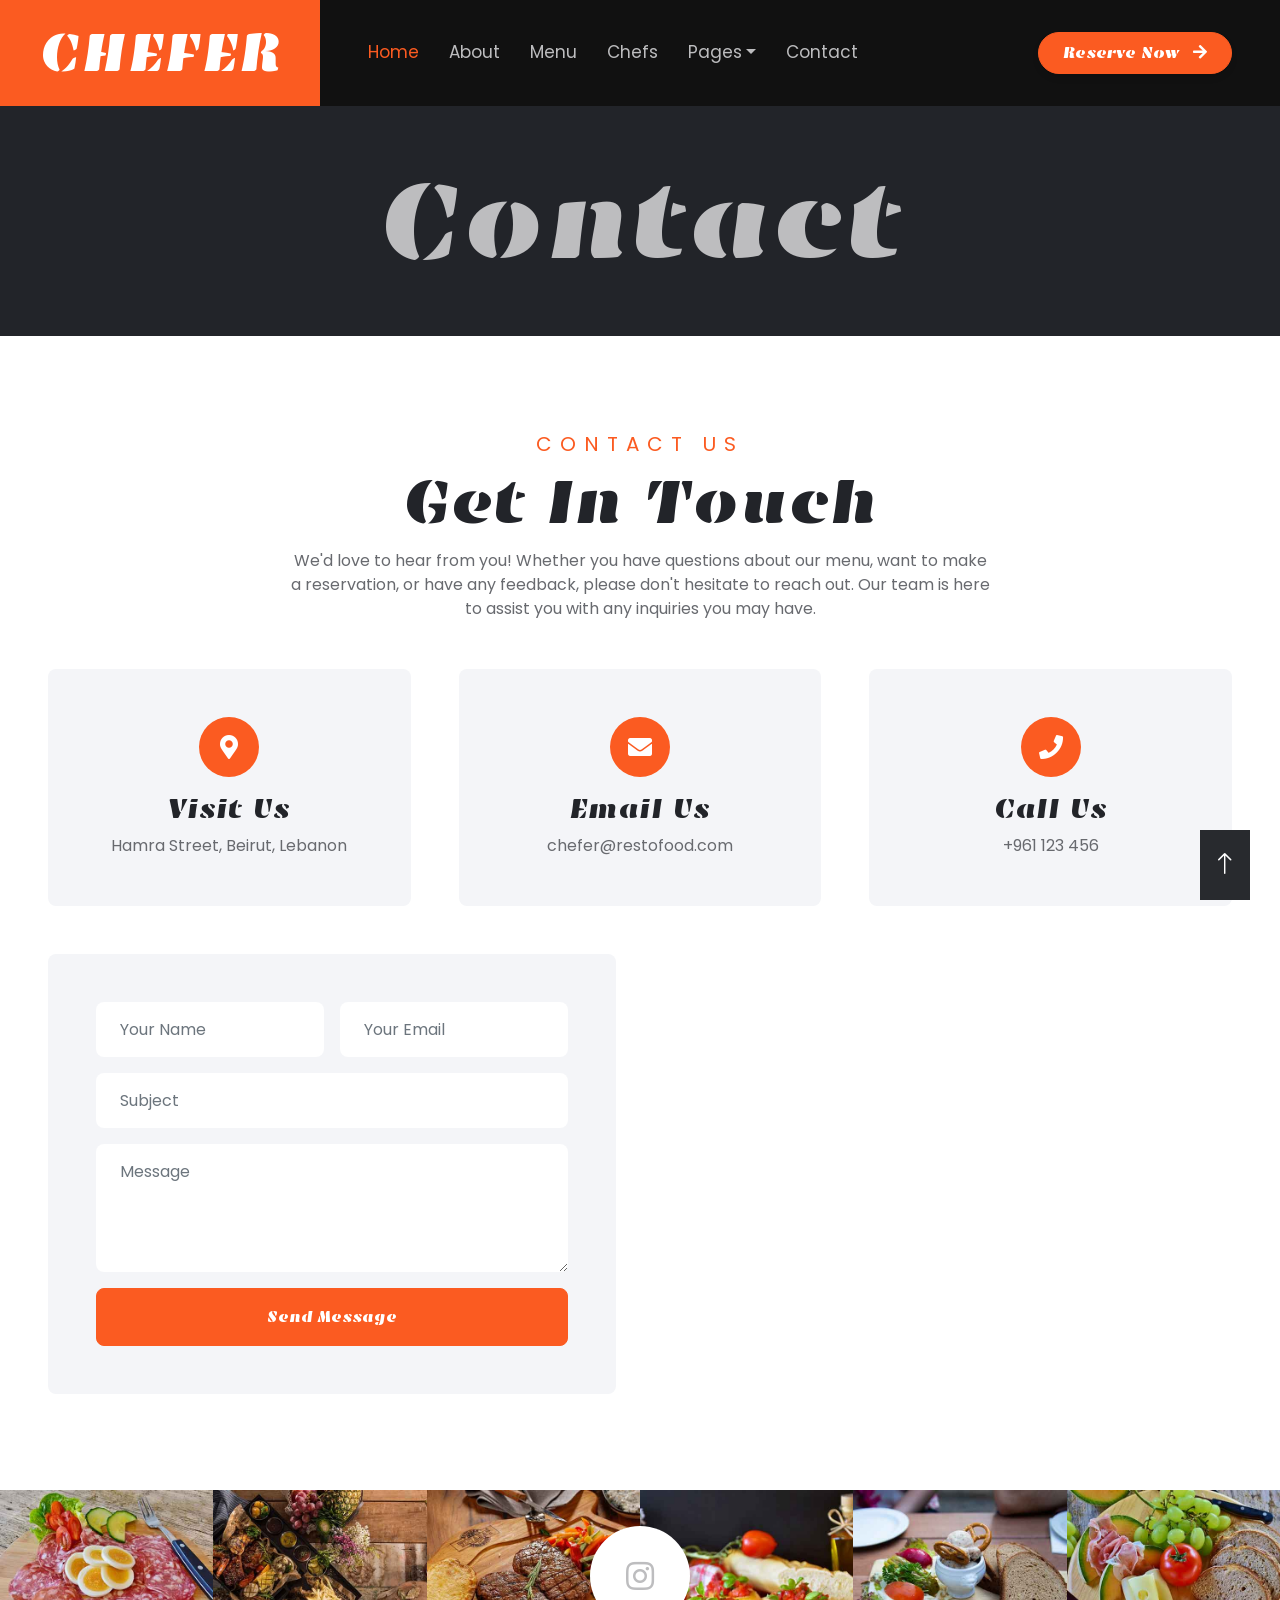
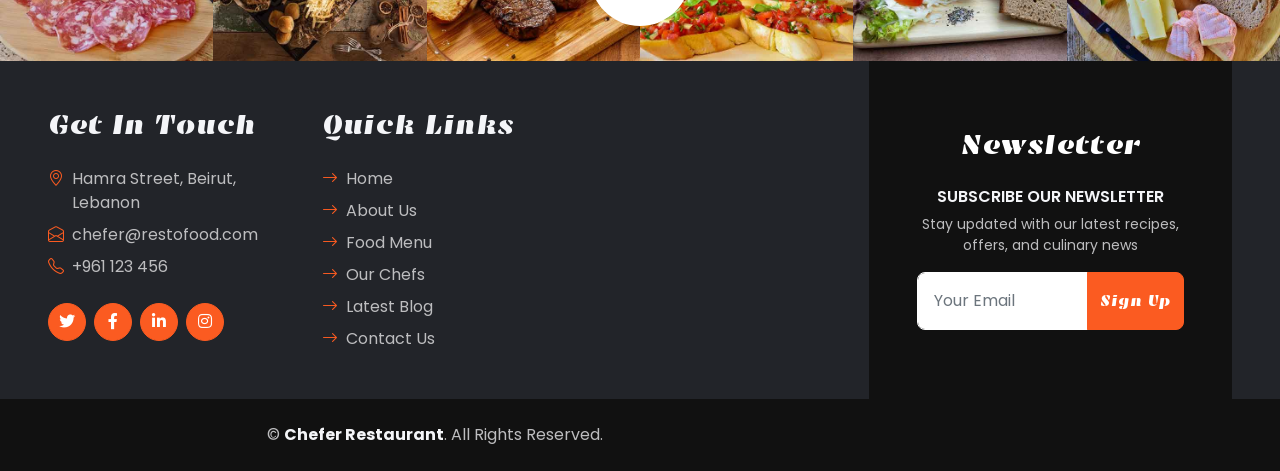
<file: contact.html>
<!DOCTYPE html>
<html lang="en">

<head>
    <meta charset="utf-8">
    <title>Chefer | Restaurant</title>
    <meta content="width=device-width, initial-scale=1.0" name="viewport">
    <meta content="Chefer, restaurant, fine dining, lebanese cuisine, middle eastern food, gourmet food, Beirut, authentic Lebanese cuisine" name="keywords">
    <meta content="Chefer Restaurant - Experience authentic Lebanese cuisine with a modern twist. A culinary journey through the rich flavors of the Middle East." name="description">

    <!-- Favicon -->
    <link href="img/favicon.ico" rel="icon">

    <!-- Google Web Fonts -->
    <link rel="preconnect" href="https://fonts.googleapis.com">
    <link rel="preconnect" href="https://fonts.gstatic.com" crossorigin>
    <link href="https://fonts.googleapis.com/css2?family=Emblema+One&family=Poppins:wght@400;600&display=swap"
        rel="stylesheet">

    <!-- Icon Font Stylesheet -->
    <link href="https://cdnjs.cloudflare.com/ajax/libs/font-awesome/5.15.0/css/all.min.css" rel="stylesheet">
    <link href="https://cdn.jsdelivr.net/npm/bootstrap-icons@1.4.1/font/bootstrap-icons.css" rel="stylesheet">

    <!-- Libraries Stylesheet -->
    <link href="lib/animate/animate.min.css" rel="stylesheet">
    <link href="lib/owlcarousel/assets/owl.carousel.min.css" rel="stylesheet">

    <!-- Customized Bootstrap Stylesheet -->
    <link href="css/bootstrap.min.css" rel="stylesheet">

    <!-- website Stylesheet -->
    <link href="css/style.css" rel="stylesheet">
</head>

<body>
    <!-- Spinner Start -->
    <div id="spinner" class="show bg-dark position-fixed translate-middle w-100 vh-100 top-50 start-50 d-flex align-items-center justify-content-center">
        <div class="spinner-border text-primary" role="status" style="width: 3rem; height: 3rem;"></div>
    </div>
    <!-- Spinner End -->


        <!-- Header Start -->
    <div class="container-fluid bg-dark px-0">
        <div class="row gx-0 wow fadeIn" data-wow-delay="0.1s">
            <div class="col-lg-3 bg-primary d-none d-lg-block">
                <a href="index.html"
                    class="navbar-brand w-100 h-100 m-0 p-0 d-flex align-items-center justify-content-center">
                    <h1 class="m-0 display-4 text-white text-uppercase">Chefer</h1>
                </a>
            </div>
            <div class="col-lg-9">
                <nav class="navbar navbar-expand-lg navbar-dark p-3 p-lg-0 px-lg-5" style="background: #111111;">
                    <a href="index.html" class="navbar-brand d-block d-lg-none">
                        <h1 class="m-0 display-4 text-primary text-uppercase">Chefer</h1>
                    </a>
                    <button type="button" class="navbar-toggler" data-bs-toggle="collapse"
                        data-bs-target="#navbarCollapse">
                        <span class="navbar-toggler-icon"></span>
                    </button>
                    <div class="collapse navbar-collapse justify-content-between" id="navbarCollapse">
                        <div class="navbar-nav mr-auto py-0">
                            <a href="index.html" class="nav-item nav-link active">Home</a>
                            <a href="about.html" class="nav-item nav-link">About</a>
                            <a href="menu.html" class="nav-item nav-link">Menu</a>
                            <a href="team.html" class="nav-item nav-link">Chefs</a>
                            <div class="nav-item dropdown">
                                <a href="#" class="nav-link dropdown-toggle" data-bs-toggle="dropdown">Pages</a>
                                <div class="dropdown-menu rounded-0 m-0">
                                    <a href="feature.html" class="dropdown-item">Features</a>
                                    <a href="blog.html" class="dropdown-item">Blog Post</a>
                                    <a href="testimonial.html" class="dropdown-item">Testimonial</a>
                                    <a href="404.html" class="dropdown-item">404 Error</a>
                                </div>
                            </div>
                            <a href="contact.html" class="nav-item nav-link">Contact</a>
                        </div>
                        <div class="d-none d-lg-flex align-items-center py-2">
                            <a href="contact.html" class="btn btn-primary rounded-pill px-4 py-2 ms-2 reserve-btn">
                                Reserve Now <i class="fa fa-arrow-right ms-2"></i>
                            </a>
                            <style>
                                .reserve-btn {
                                    transition: all 0.3s ease;
                                    transform: translateY(0);
                                    box-shadow: 0 4px 6px rgba(0, 0, 0, 0.1);
                                }
                                .reserve-btn:hover {
                                    transform: translateY(-2px);
                                    box-shadow: 0 6px 12px rgba(0, 0, 0, 0.15);
                                }
                                .reserve-btn i {
                                    transition: transform 0.3s ease;
                                }
                                .reserve-btn:hover i {
                                    transform: translateX(3px);
                                }
                            </style>
                        </div>
                    </div>
                </nav>
            </div>
        </div>
    </div>
    <!-- Header End -->


    <!-- Hero Start -->
    <div class="container-fluid p-5 mb-5 bg-dark text-secondary">
        <div class="container wow fadeIn" data-wow-delay="0.1s">
            <h1 class="display-1 text-secondary text-center mb-0">Contact</h1>
        </div>
    </div>
    <!-- Hero End -->


    <!-- Contact Start -->
    <div class="container-fluid p-5">
        <div class="mb-5 text-center wow fadeIn" data-wow-delay="0.1s" style="max-width: 700px; margin: auto;">
            <h5 class="section-title">Contact Us</h5>
            <h1 class="display-3">Get In Touch</h1>
            <p class="mb-4">We'd love to hear from you! Whether you have questions about our menu, want to make a reservation, or have any feedback, please don't hesitate to reach out. Our team is here to assist you with any inquiries you may have.</p>               
        </div>
        <div class="row g-5 mb-5">
            <div class="col-lg-4">
                <div class="d-flex flex-column align-items-center bg-light rounded text-center py-5 px-3">
                    <div class="bg-primary rounded-circle d-flex align-items-center justify-content-center mb-3" style="width: 60px; height: 60px;">
                        <i class="fa fa-map-marker-alt fs-4 text-white"></i>
                    </div>
                    <h3>Visit Us</h3>
                    <p class="mb-0">Hamra Street, Beirut, Lebanon</p>
                </div>
            </div>
            <div class="col-lg-4">
                <div class="d-flex flex-column align-items-center bg-light rounded text-center py-5 px-3">
                    <div class="bg-primary rounded-circle d-flex align-items-center justify-content-center mb-3" style="width: 60px; height: 60px;">
                        <i class="fa fa-envelope fs-4 text-white"></i>
                    </div>
                    <h3>Email Us</h3>
                    <p class="mb-0">chefer@restofood.com</p>
                </div>
            </div>
            <div class="col-lg-4">
                <div class="d-flex flex-column align-items-center bg-light rounded text-center py-5 px-3">
                    <div class="bg-primary rounded-circle d-flex align-items-center justify-content-center mb-3" style="width: 60px; height: 60px;">
                        <i class="fa fa-phone fs-4 text-white"></i>
                    </div>
                    <h3>Call Us</h3>
                    <p class="mb-0">+961 123 456</p>
                </div>
            </div>
        </div>
        <div class="row g-5">
            <div class="col-lg-6">
                <div class="bg-light rounded h-100 p-5">
                    <form id="contactForm" method="POST" action="https://formspree.io/f/xyzabc123" novalidate>
                        <div class="row g-3">
                            <div class="col-6">
                                <input type="text" name="name" class="form-control bg-white border-0 px-4" placeholder="Your Name" style="height: 55px;" required>
                                <div class="invalid-feedback">Please enter your name</div>
                            </div>
                            <div class="col-6">
                                <input type="email" name="email" class="form-control bg-white border-0 px-4" placeholder="Your Email" style="height: 55px;" required>
                                <div class="invalid-feedback">Please enter a valid email</div>
                            </div>
                            <div class="col-12">
                                <input type="text" name="subject" class="form-control bg-white border-0 px-4" placeholder="Subject" style="height: 55px;" required>
                                <div class="invalid-feedback">Please enter a subject</div>
                            </div>
                            <div class="col-12">
                                <textarea name="message" class="form-control bg-white border-0 px-4 py-3" rows="4" placeholder="Message" required></textarea>
                                <div class="invalid-feedback">Please enter your message</div>
                            </div>
                            <div class="col-12">
                                <button class="btn btn-primary w-100 py-3" type="submit">Send Message</button>
                            </div>
                        </div>
                    </form>
                </div>
            </div>
            <div class="col-lg-6">
                <iframe class="w-100 rounded"
                    src="https://www.google.com/maps/embed?pb=!1m18!1m12!1m3!1d3389.5842638301497!2d35.49233!3d33.82387!2m3!1f0!2f0!3f0!3m2!1i1024!2i768!4f13.1!3m3!1m2!1s0x151f15d447e65b2f%3A0x1234567890abcdef!2sHamra%20Street%2C%20Beirut%2C%20Lebanon!5e0!3m2!1sen!2slb!4v1603794290143"
                    frameborder="0" style="height: 100%; min-height: 300px; border:0;" allowfullscreen="" aria-hidden="false"
                    tabindex="0"></iframe>
            </div>
        </div>
    </div>
    <!-- Contact End -->


    <!-- Instagram Start -->
    <div class="container-fluid position-relative instagram p-0 mt-5">
        <a href="" class="d-flex align-items-center justify-content-center position-absolute top-50 start-50 translate-middle bg-white rounded-circle" style="width: 100px; height: 100px; z-index: 1;">
            <i class="fab fa-instagram fa-2x text-secondary"></i>
        </a>
        <div class="row g-0">
            <div class="col-lg-2 col-md-3 col-sm-4 wow fadeIn" data-wow-delay="0.1s">
                <img class="img-fluid" src="img/menu-2.jpg" alt="">
            </div>
            <div class="col-lg-2 col-md-3 col-sm-4 wow fadeIn" data-wow-delay="0.2s">
                <img class="img-fluid" src="img/menu-3.jpg" alt="">
            </div>
            <div class="col-lg-2 col-md-3 col-sm-4 wow fadeIn" data-wow-delay="0.3s">
                <img class="img-fluid" src="img/menu-4.jpg" alt="">
            </div>
            <div class="col-lg-2 col-md-3 col-sm-4 wow fadeIn" data-wow-delay="0.4s">
                <img class="img-fluid" src="img/menu-5.jpg" alt="">
            </div>
            <div class="col-lg-2 col-md-3 col-sm-4 wow fadeIn" data-wow-delay="0.5s">
                <img class="img-fluid" src="img/menu-6.jpg" alt="">
            </div>
            <div class="col-lg-2 col-md-3 col-sm-4 wow fadeIn" data-wow-delay="0.6s">
                <img class="img-fluid" src="img/menu-7.jpg" alt="">
            </div>
        </div>
    </div>
    <!-- Instagram End -->


            <!-- Footer Start -->
    <div class="container-fluid bg-dark text-secondary px-5">
        <div class="row gx-5 wow fadeIn" data-wow-delay="0.1s">
            <div class="col-lg-8 col-md-6">
                <div class="row gx-5">
                    <div class="col-lg-4 col-md-12 pt-5 mb-5">
                        <h3 class="text-light mb-4">Get In Touch</h3>
                        <div class="d-flex mb-2">
                            <i class="bi bi-geo-alt text-primary me-2"></i>
                            <p class="mb-0">Hamra Street, Beirut, Lebanon</p>
                        </div>
                        <div class="d-flex mb-2">
                            <i class="bi bi-envelope-open text-primary me-2"></i>
                            <p class="mb-0">chefer@restofood.com</p>
                        </div>
                        <div class="d-flex mb-2">
                            <i class="bi bi-telephone text-primary me-2"></i>
                            <p class="mb-0">+961 123 456</p>
                        </div>
                        <div class="d-flex mt-4">
                            <a class="btn btn-primary btn-square rounded-circle me-2" href="https://twitter.com/" target="_blank"><i
                                    class="fab fa-twitter"></i></a>
                            <a class="btn btn-primary btn-square rounded-circle me-2" href="https://www.facebook.com/" target="_blank"><i
                                    class="fab fa-facebook-f"></i></a>
                            <a class="btn btn-primary btn-square rounded-circle me-2" href="https://www.linkedin.com/" target="_blank"><i
                                    class="fab fa-linkedin-in"></i></a>
                            <a class="btn btn-primary btn-square rounded-circle" href="https://www.instagram.com/" target="_blank"><i
                                    class="fab fa-instagram"></i></a>
                        </div>
                    </div>
                    <div class="col-lg-4 col-md-12 pt-0 pt-lg-5 mb-5">
                        <h3 class="text-light mb-4">Quick Links</h3>
                        <div class="d-flex flex-column justify-content-start">
                            <a class="text-secondary mb-2" href="index.html"><i
                                    class="bi bi-arrow-right text-primary me-2"></i>Home</a>
                            <a class="text-secondary mb-2" href="about.html"><i
                                    class="bi bi-arrow-right text-primary me-2"></i>About Us</a>
                            <a class="text-secondary mb-2" href="menu.html"><i
                                    class="bi bi-arrow-right text-primary me-2"></i>Food Menu</a>
                            <a class="text-secondary mb-2" href="team.html"><i
                                    class="bi bi-arrow-right text-primary me-2"></i>Our Chefs</a>
                            <a class="text-secondary mb-2" href="blog.html"><i
                                    class="bi bi-arrow-right text-primary me-2"></i>Latest Blog</a>
                            <a class="text-secondary" href="contact.html"><i
                                    class="bi bi-arrow-right text-primary me-2"></i>Contact Us</a>
                        </div>
                    </div>
                    
                </div>
            </div>
            <div class="col-lg-4 col-md-6">
                <div class="d-flex flex-column align-items-center justify-content-center text-center h-100 p-5"
                    style="background: #111111;">
                    <h3 class="text-white mb-4">Newsletter</h3>
                    <h6 class="text-uppercase text-light mb-2">Subscribe Our Newsletter</h6>
                    <p class="small text-secondary">Stay updated with our latest recipes, offers, and culinary news</p>
                    <form method="POST" action="https://formspree.io/f/xyzabc123">
                        <div class="input-group">
                            <input type="email" name="email" class="form-control border-white p-3" placeholder="Your Email" required>
                            <button class="btn btn-primary" type="submit">Sign Up</button>
                        </div>
                    </form>
                </div>
            </div>
        </div>
    </div>
    <div class="container-fluid py-4 py-lg-0 px-5" style="background: #111111;">
        <div class="row gx-5">
            <div class="col-lg-8">
                <div class="py-lg-4 text-center">
                    <p class="text-secondary mb-0">&copy; <a class="text-light fw-bold" href="#">Chefer Restaurant</a>. All
                        Rights Reserved.</p>
                </div>
            </div>
        </div>
    </div>
    <!-- Footer End -->


    <!-- Back to Top -->
    <a href="#" class="btn btn-dark py-3 fs-4 back-to-top"><i class="bi bi-arrow-up"></i></a>


    <!-- JavaScript Libraries -->
    <script src="https://ajax.googleapis.com/ajax/libs/jquery/3.6.4/jquery.min.js"></script>
    <script src="https://cdn.jsdelivr.net/npm/bootstrap@5.0.0/dist/js/bootstrap.bundle.min.js"></script>
    <script src="lib/wow/wow.min.js"></script>
    <script src="lib/easing/easing.min.js"></script>
    <script src="lib/waypoints/waypoints.min.js"></script>
    <script src="lib/counterup/counterup.min.js"></script>
    <script src="lib/owlcarousel/owl.carousel.min.js"></script>

    <!-- website Javascript -->
    <script src="js/main.js"></script>
</body>

</html>
</file>
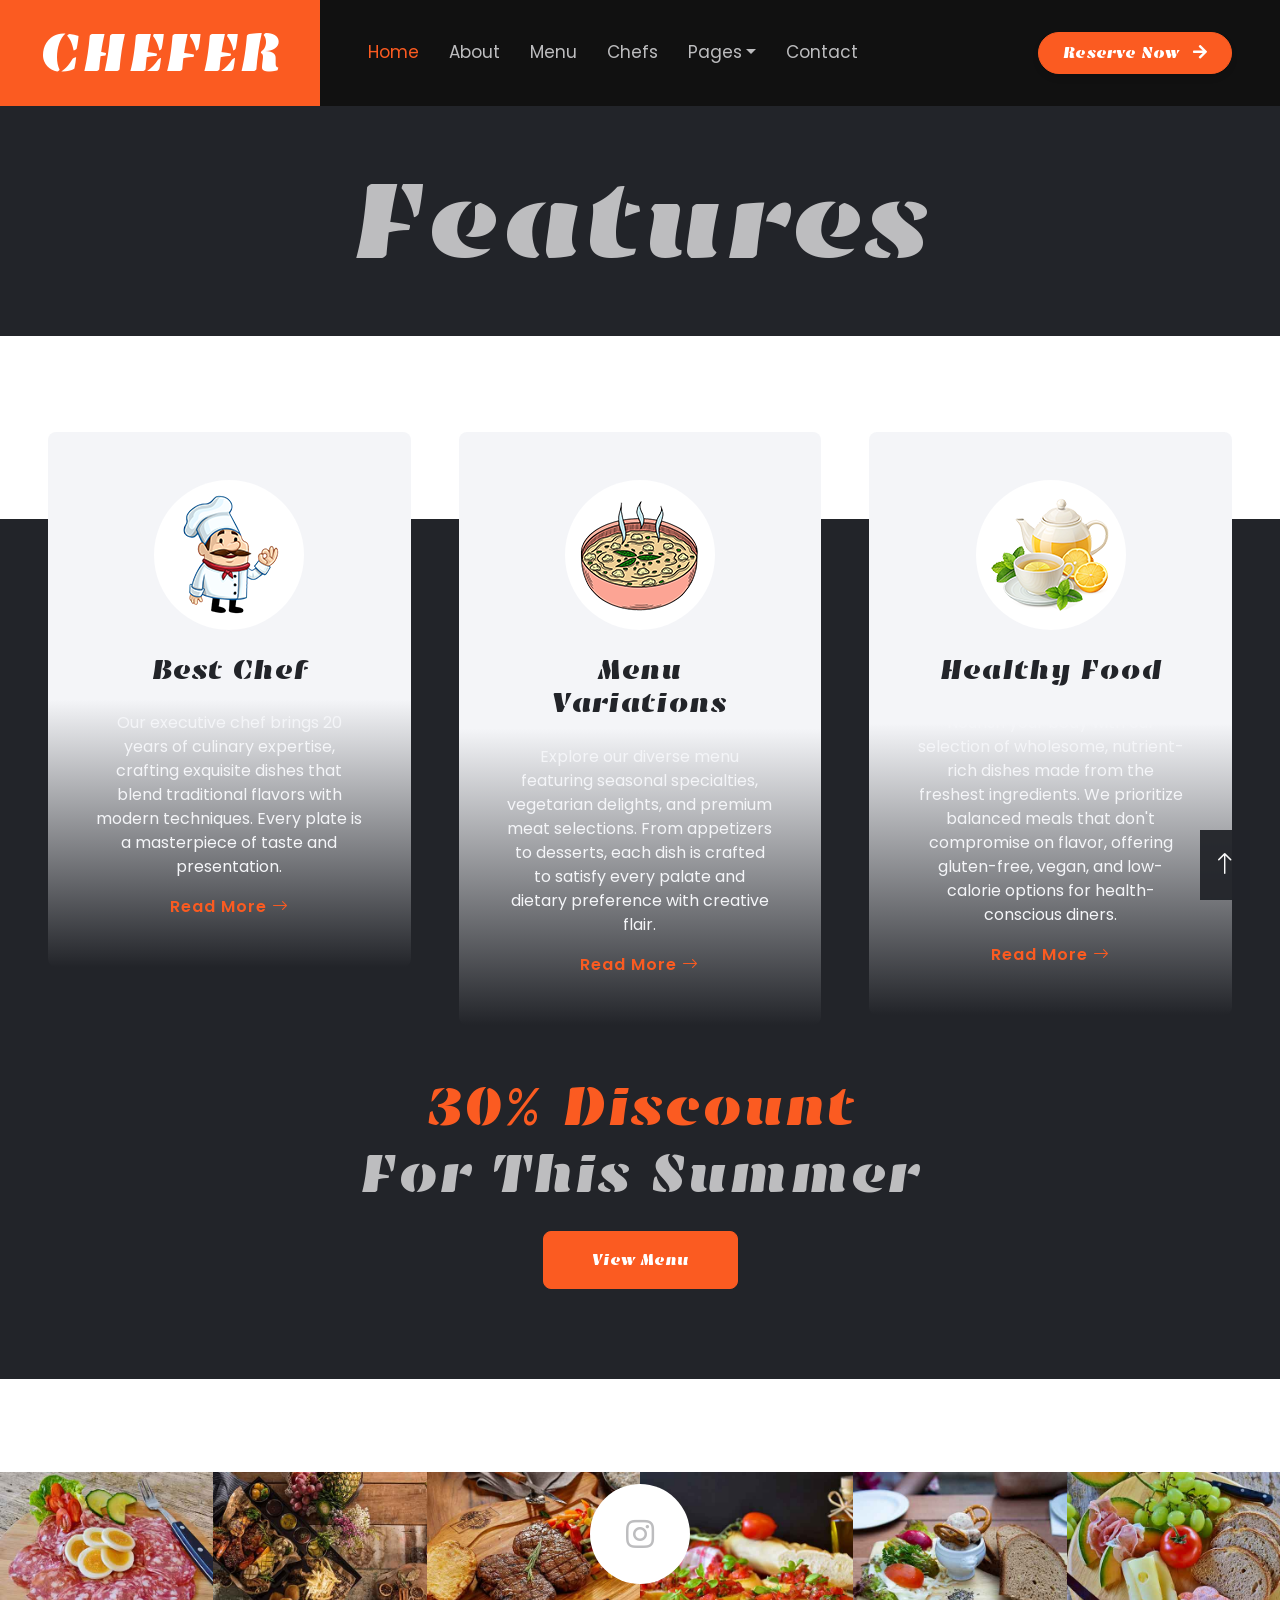
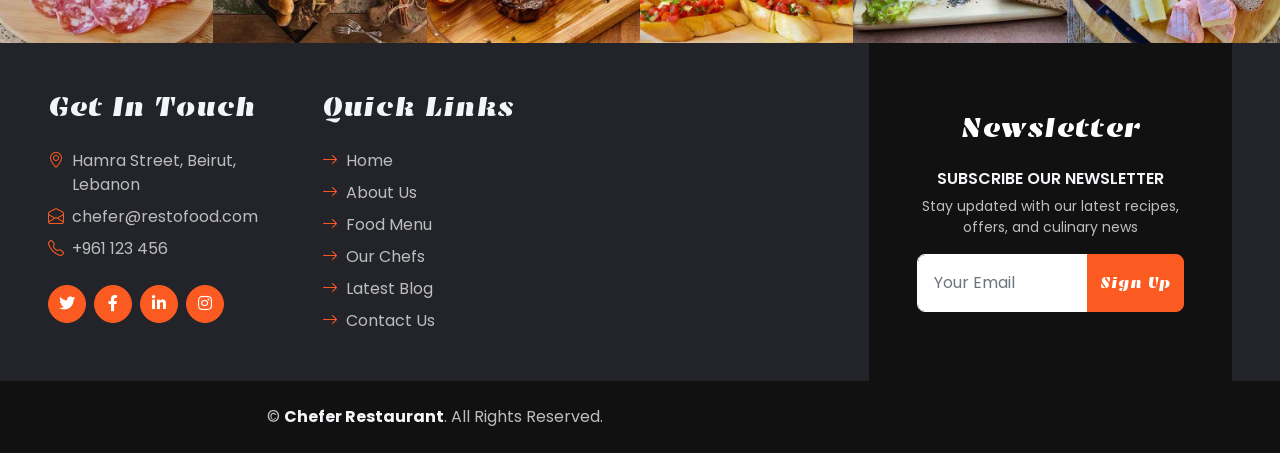
<file: feature.html>
<!DOCTYPE html>
<html lang="en">

<head>


    <meta charset="utf-8">
    <title>Chefer | Restaurant</title>
    <meta content="width=device-width, initial-scale=1.0" name="viewport">
    <meta
        content="Chefer, restaurant, fine dining, lebanese cuisine, middle eastern food, gourmet food, Beirut, authentic Lebanese cuisine"
        name="keywords">
    <meta
        content="Chefer Restaurant - Experience authentic Lebanese cuisine with a modern twist. A culinary journey through the rich flavors of the Middle East."
        name="description">


    <!-- Favicon -->
    <link href="img/favicon.ico" rel="icon">

    <!-- Google Web Fonts -->
    <link rel="preconnect" href="https://fonts.googleapis.com">
    <link rel="preconnect" href="https://fonts.gstatic.com" crossorigin>
    <link href="https://fonts.googleapis.com/css2?family=Emblema+One&family=Poppins:wght@400;600&display=swap"
        rel="stylesheet">

    <!-- Icon Font Stylesheet -->
    <link href="https://cdnjs.cloudflare.com/ajax/libs/font-awesome/5.15.0/css/all.min.css" rel="stylesheet">
    <link href="https://cdn.jsdelivr.net/npm/bootstrap-icons@1.4.1/font/bootstrap-icons.css" rel="stylesheet">

    <!-- Libraries Stylesheet -->
    <link href="lib/animate/animate.min.css" rel="stylesheet">
    <link href="lib/owlcarousel/assets/owl.carousel.min.css" rel="stylesheet">

    <!-- Customized Bootstrap Stylesheet -->
    <link href="css/bootstrap.min.css" rel="stylesheet">

    <!-- website Stylesheet -->
    <link href="css/style.css" rel="stylesheet">
</head>

<body>
    <!-- Spinner Start -->
    <div id="spinner"
        class="show bg-dark position-fixed translate-middle w-100 vh-100 top-50 start-50 d-flex align-items-center justify-content-center">
        <div class="spinner-border text-primary" role="status" style="width: 3rem; height: 3rem;"></div>
    </div>
    <!-- Spinner End -->


        <!-- Header Start -->
    <div class="container-fluid bg-dark px-0">
        <div class="row gx-0 wow fadeIn" data-wow-delay="0.1s">
            <div class="col-lg-3 bg-primary d-none d-lg-block">
                <a href="index.html"
                    class="navbar-brand w-100 h-100 m-0 p-0 d-flex align-items-center justify-content-center">
                    <h1 class="m-0 display-4 text-white text-uppercase">Chefer</h1>
                </a>
            </div>
            <div class="col-lg-9">
                <nav class="navbar navbar-expand-lg navbar-dark p-3 p-lg-0 px-lg-5" style="background: #111111;">
                    <a href="index.html" class="navbar-brand d-block d-lg-none">
                        <h1 class="m-0 display-4 text-primary text-uppercase">Chefer</h1>
                    </a>
                    <button type="button" class="navbar-toggler" data-bs-toggle="collapse"
                        data-bs-target="#navbarCollapse">
                        <span class="navbar-toggler-icon"></span>
                    </button>
                    <div class="collapse navbar-collapse justify-content-between" id="navbarCollapse">
                        <div class="navbar-nav mr-auto py-0">
                            <a href="index.html" class="nav-item nav-link active">Home</a>
                            <a href="about.html" class="nav-item nav-link">About</a>
                            <a href="menu.html" class="nav-item nav-link">Menu</a>
                            <a href="team.html" class="nav-item nav-link">Chefs</a>
                            <div class="nav-item dropdown">
                                <a href="#" class="nav-link dropdown-toggle" data-bs-toggle="dropdown">Pages</a>
                                <div class="dropdown-menu rounded-0 m-0">
                                    <a href="feature.html" class="dropdown-item">Features</a>
                                    <a href="blog.html" class="dropdown-item">Blog Post</a>
                                    <a href="testimonial.html" class="dropdown-item">Testimonial</a>
                                    <a href="404.html" class="dropdown-item">404 Error</a>
                                </div>
                            </div>
                            <a href="contact.html" class="nav-item nav-link">Contact</a>
                        </div>
                        <div class="d-none d-lg-flex align-items-center py-2">
                            <a href="contact.html" class="btn btn-primary rounded-pill px-4 py-2 ms-2 reserve-btn">
                                Reserve Now <i class="fa fa-arrow-right ms-2"></i>
                            </a>
                            <style>
                                .reserve-btn {
                                    transition: all 0.3s ease;
                                    transform: translateY(0);
                                    box-shadow: 0 4px 6px rgba(0, 0, 0, 0.1);
                                }
                                .reserve-btn:hover {
                                    transform: translateY(-2px);
                                    box-shadow: 0 6px 12px rgba(0, 0, 0, 0.15);
                                }
                                .reserve-btn i {
                                    transition: transform 0.3s ease;
                                }
                                .reserve-btn:hover i {
                                    transform: translateX(3px);
                                }
                            </style>
                        </div>
                    </div>
                </nav>
            </div>
        </div>
    </div>
    <!-- Header End -->


    <!-- Hero Start -->
    <div class="container-fluid p-5 mb-5 bg-dark text-secondary">
        <div class="container wow fadeIn" data-wow-delay="0.1s">
            <h1 class="display-1 text-secondary text-center mb-0">Features</h1>
        </div>
    </div>
    <!-- Hero End -->

    <!-- Feature Start -->
    <div class="container-fluid feature position-relative p-5 pb-0 mt-5">
        <div class="row g-5 gb-5">
            <div class="col-lg-4 col-md-6 wow fadeIn" data-wow-delay="0.1s">
                <div class="feature-item rounded text-center p-5">
                    <img class="img-fluid bg-white rounded-circle" src="img/feature-1.png"
                        style="width: 150px; height: 150px;">
                    <h3 class="my-4">Best Chef</h3>
                    <p class="text-light">Our executive chef brings 20 years of culinary expertise, crafting exquisite
                        dishes that blend traditional flavors with modern techniques. Every plate is a masterpiece of
                        taste and presentation.</p>
                    <a class="font-body" style="letter-spacing: 1px;" href="">Read More <i
                            class="bi bi-arrow-right"></i></a>
                </div>
            </div>
            <div class="col-lg-4 col-md-6 wow fadeIn" data-wow-delay="0.3s">
                <div class="feature-item rounded text-center p-5">
                    <img class="img-fluid bg-white rounded-circle" src="img/feature-2.png"
                        style="width: 150px; height: 150px;">
                    <h3 class="my-4">Menu Variations</h3>
                    <p class="text-light">Explore our diverse menu featuring seasonal specialties, vegetarian delights,
                        and premium meat selections. From appetizers to desserts, each dish is crafted to satisfy every
                        palate and dietary preference with creative flair.</p>
                    <a class="font-body" style="letter-spacing: 1px;" href="">Read More <i
                            class="bi bi-arrow-right"></i></a>
                </div>
            </div>
            <div class="col-lg-4 col-md-6 wow fadeIn" data-wow-delay="0.5s">
                <div class="feature-item rounded text-center p-5">
                    <img class="img-fluid bg-white rounded-circle" src="img/feature-3.png"
                        style="width: 150px; height: 150px;">
                    <h3 class="my-4">Healthy Food</h3>
                    <p class="text-light">Nourish your body with our selection of wholesome, nutrient-rich dishes made
                        from the freshest ingredients. We prioritize balanced meals that don't compromise on flavor,
                        offering gluten-free, vegan, and low-calorie options for health-conscious diners.</p>
                    <a class="font-body" style="letter-spacing: 1px;" href="">Read More <i
                            class="bi bi-arrow-right"></i></a>
                </div>
            </div>
            <div class="col-lg-12 col-md-6 text-center wow fadeIn" data-wow-delay="0.1s">
                <h1 class="display-4 text-secondary mb-4"><span class="text-primary">30% Discount</span><br> For This
                    Summer</h1>
                <a href="menu.html" class="btn btn-primary py-3 px-5">View Menu</a>
            </div>
        </div>
    </div>
    <!-- Feature End -->


    <!-- Instagram Start -->
    <div class="container-fluid position-relative instagram p-0 pt-5">
        <a href=""
            class="d-flex align-items-center justify-content-center position-absolute top-50 start-50 translate-middle bg-white rounded-circle"
            style="width: 100px; height: 100px; z-index: 1;">
            <i class="fab fa-instagram fa-2x text-secondary"></i>
        </a>
        <div class="row g-0">
            <div class="col-lg-2 col-md-3 col-sm-4 wow fadeIn" data-wow-delay="0.1s">
                <img class="img-fluid" src="img/menu-2.jpg" alt="">
            </div>
            <div class="col-lg-2 col-md-3 col-sm-4 wow fadeIn" data-wow-delay="0.2s">
                <img class="img-fluid" src="img/menu-3.jpg" alt="">
            </div>
            <div class="col-lg-2 col-md-3 col-sm-4 wow fadeIn" data-wow-delay="0.3s">
                <img class="img-fluid" src="img/menu-4.jpg" alt="">
            </div>
            <div class="col-lg-2 col-md-3 col-sm-4 wow fadeIn" data-wow-delay="0.4s">
                <img class="img-fluid" src="img/menu-5.jpg" alt="">
            </div>
            <div class="col-lg-2 col-md-3 col-sm-4 wow fadeIn" data-wow-delay="0.5s">
                <img class="img-fluid" src="img/menu-6.jpg" alt="">
            </div>
            <div class="col-lg-2 col-md-3 col-sm-4 wow fadeIn" data-wow-delay="0.6s">
                <img class="img-fluid" src="img/menu-7.jpg" alt="">
            </div>
        </div>
    </div>
    <!-- Instagram End -->


            <!-- Footer Start -->
    <div class="container-fluid bg-dark text-secondary px-5">
        <div class="row gx-5 wow fadeIn" data-wow-delay="0.1s">
            <div class="col-lg-8 col-md-6">
                <div class="row gx-5">
                    <div class="col-lg-4 col-md-12 pt-5 mb-5">
                        <h3 class="text-light mb-4">Get In Touch</h3>
                        <div class="d-flex mb-2">
                            <i class="bi bi-geo-alt text-primary me-2"></i>
                            <p class="mb-0">Hamra Street, Beirut, Lebanon</p>
                        </div>
                        <div class="d-flex mb-2">
                            <i class="bi bi-envelope-open text-primary me-2"></i>
                            <p class="mb-0">chefer@restofood.com</p>
                        </div>
                        <div class="d-flex mb-2">
                            <i class="bi bi-telephone text-primary me-2"></i>
                            <p class="mb-0">+961 123 456</p>
                        </div>
                        <div class="d-flex mt-4">
                            <a class="btn btn-primary btn-square rounded-circle me-2" href="https://twitter.com/" target="_blank"><i
                                    class="fab fa-twitter"></i></a>
                            <a class="btn btn-primary btn-square rounded-circle me-2" href="https://www.facebook.com/" target="_blank"><i
                                    class="fab fa-facebook-f"></i></a>
                            <a class="btn btn-primary btn-square rounded-circle me-2" href="https://www.linkedin.com/" target="_blank"><i
                                    class="fab fa-linkedin-in"></i></a>
                            <a class="btn btn-primary btn-square rounded-circle" href="https://www.instagram.com/" target="_blank"><i
                                    class="fab fa-instagram"></i></a>
                        </div>
                    </div>
                    <div class="col-lg-4 col-md-12 pt-0 pt-lg-5 mb-5">
                        <h3 class="text-light mb-4">Quick Links</h3>
                        <div class="d-flex flex-column justify-content-start">
                            <a class="text-secondary mb-2" href="index.html"><i
                                    class="bi bi-arrow-right text-primary me-2"></i>Home</a>
                            <a class="text-secondary mb-2" href="about.html"><i
                                    class="bi bi-arrow-right text-primary me-2"></i>About Us</a>
                            <a class="text-secondary mb-2" href="menu.html"><i
                                    class="bi bi-arrow-right text-primary me-2"></i>Food Menu</a>
                            <a class="text-secondary mb-2" href="team.html"><i
                                    class="bi bi-arrow-right text-primary me-2"></i>Our Chefs</a>
                            <a class="text-secondary mb-2" href="blog.html"><i
                                    class="bi bi-arrow-right text-primary me-2"></i>Latest Blog</a>
                            <a class="text-secondary" href="contact.html"><i
                                    class="bi bi-arrow-right text-primary me-2"></i>Contact Us</a>
                        </div>
                    </div>
                    
                </div>
            </div>
            <div class="col-lg-4 col-md-6">
                <div class="d-flex flex-column align-items-center justify-content-center text-center h-100 p-5"
                    style="background: #111111;">
                    <h3 class="text-white mb-4">Newsletter</h3>
                    <h6 class="text-uppercase text-light mb-2">Subscribe Our Newsletter</h6>
                    <p class="small text-secondary">Stay updated with our latest recipes, offers, and culinary news</p>
                    <form method="POST" action="https://formspree.io/f/xyzabc123">
                        <div class="input-group">
                            <input type="email" name="email" class="form-control border-white p-3" placeholder="Your Email" required>
                            <button class="btn btn-primary" type="submit">Sign Up</button>
                        </div>
                    </form>
                </div>
            </div>
        </div>
    </div>
    <div class="container-fluid py-4 py-lg-0 px-5" style="background: #111111;">
        <div class="row gx-5">
            <div class="col-lg-8">
                <div class="py-lg-4 text-center">
                    <p class="text-secondary mb-0">&copy; <a class="text-light fw-bold" href="#">Chefer Restaurant</a>. All
                        Rights Reserved.</p>
                </div>
            </div>
        </div>
    </div>
    <!-- Footer End -->


    <!-- Back to Top -->
    <a href="#" class="btn btn-dark py-3 fs-4 back-to-top"><i class="bi bi-arrow-up"></i></a>


    <!-- JavaScript Libraries -->
    <script src="https://ajax.googleapis.com/ajax/libs/jquery/3.6.4/jquery.min.js"></script>
    <script src="https://cdn.jsdelivr.net/npm/bootstrap@5.0.0/dist/js/bootstrap.bundle.min.js"></script>
    <script src="lib/wow/wow.min.js"></script>
    <script src="lib/easing/easing.min.js"></script>
    <script src="lib/waypoints/waypoints.min.js"></script>
    <script src="lib/counterup/counterup.min.js"></script>
    <script src="lib/owlcarousel/owl.carousel.min.js"></script>

    <!-- Template Javascript -->
    <script src="js/main.js"></script>
</body>

</html>
</file>
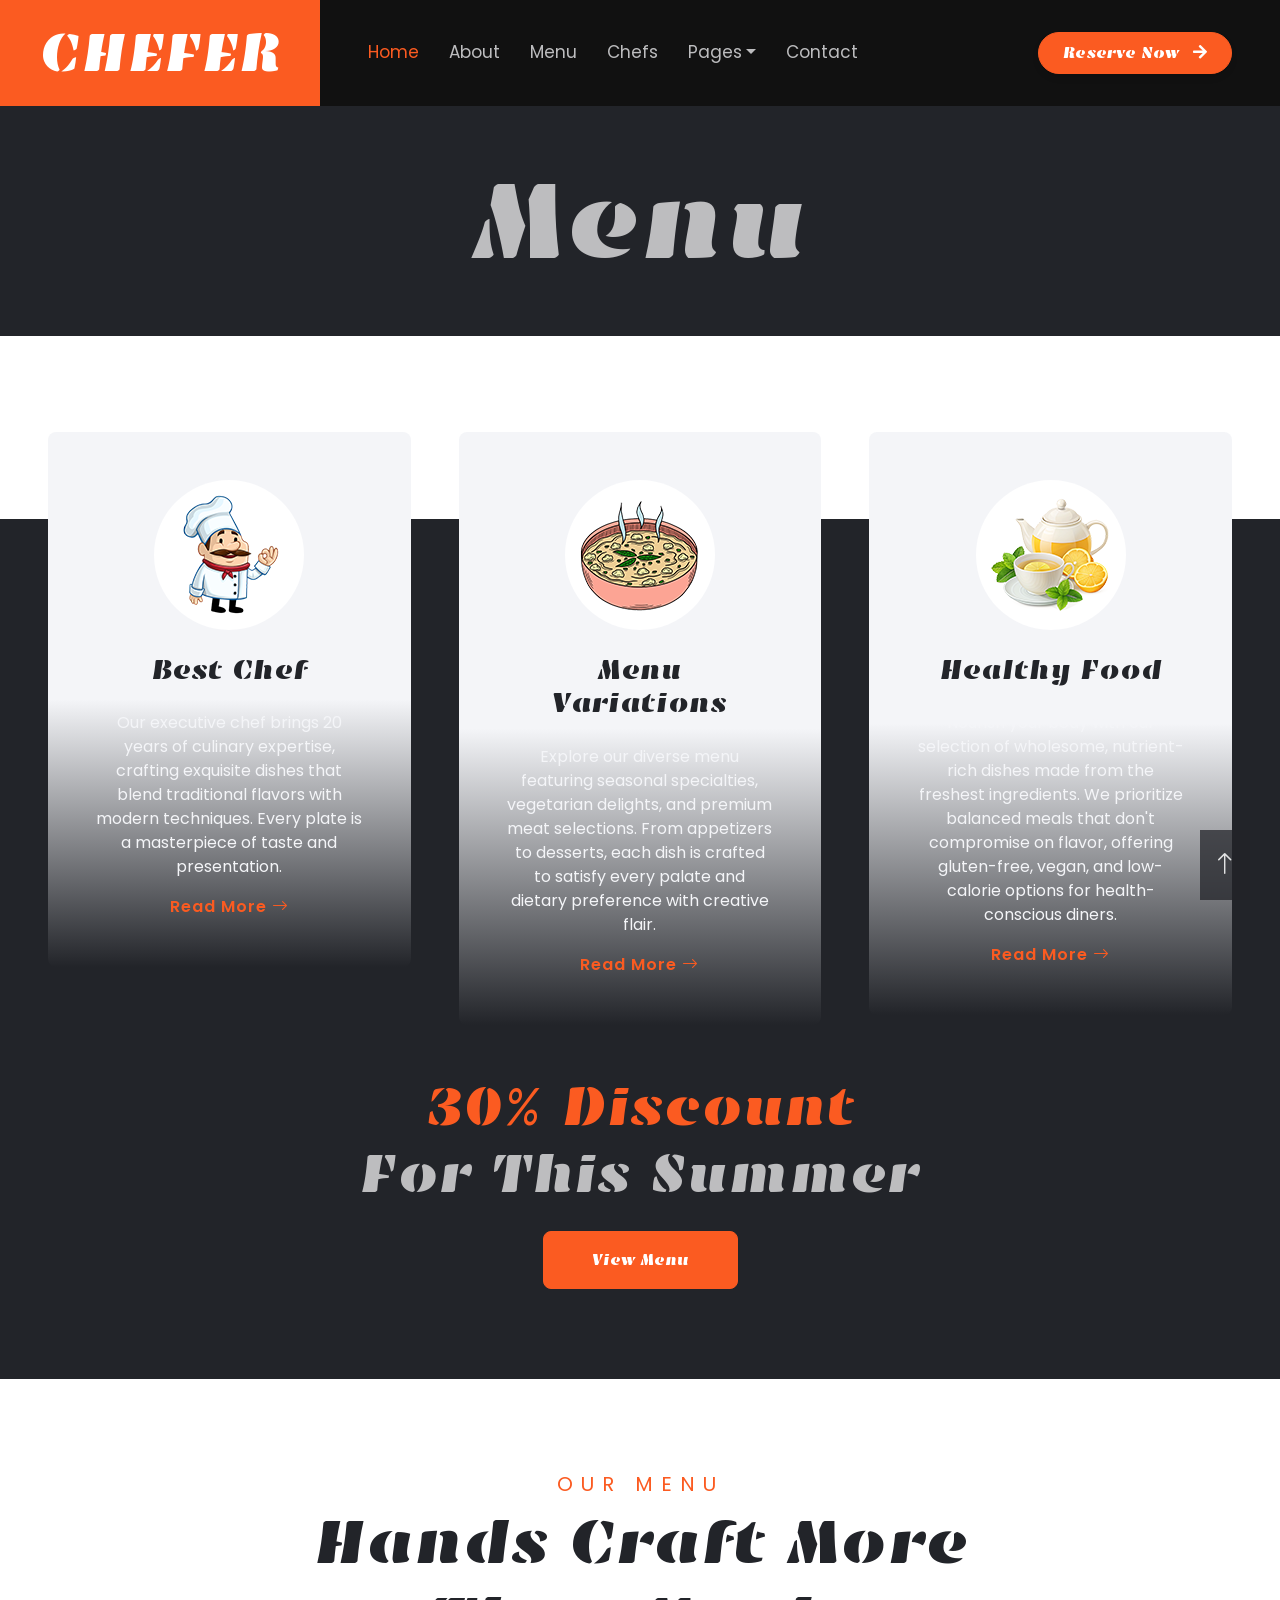
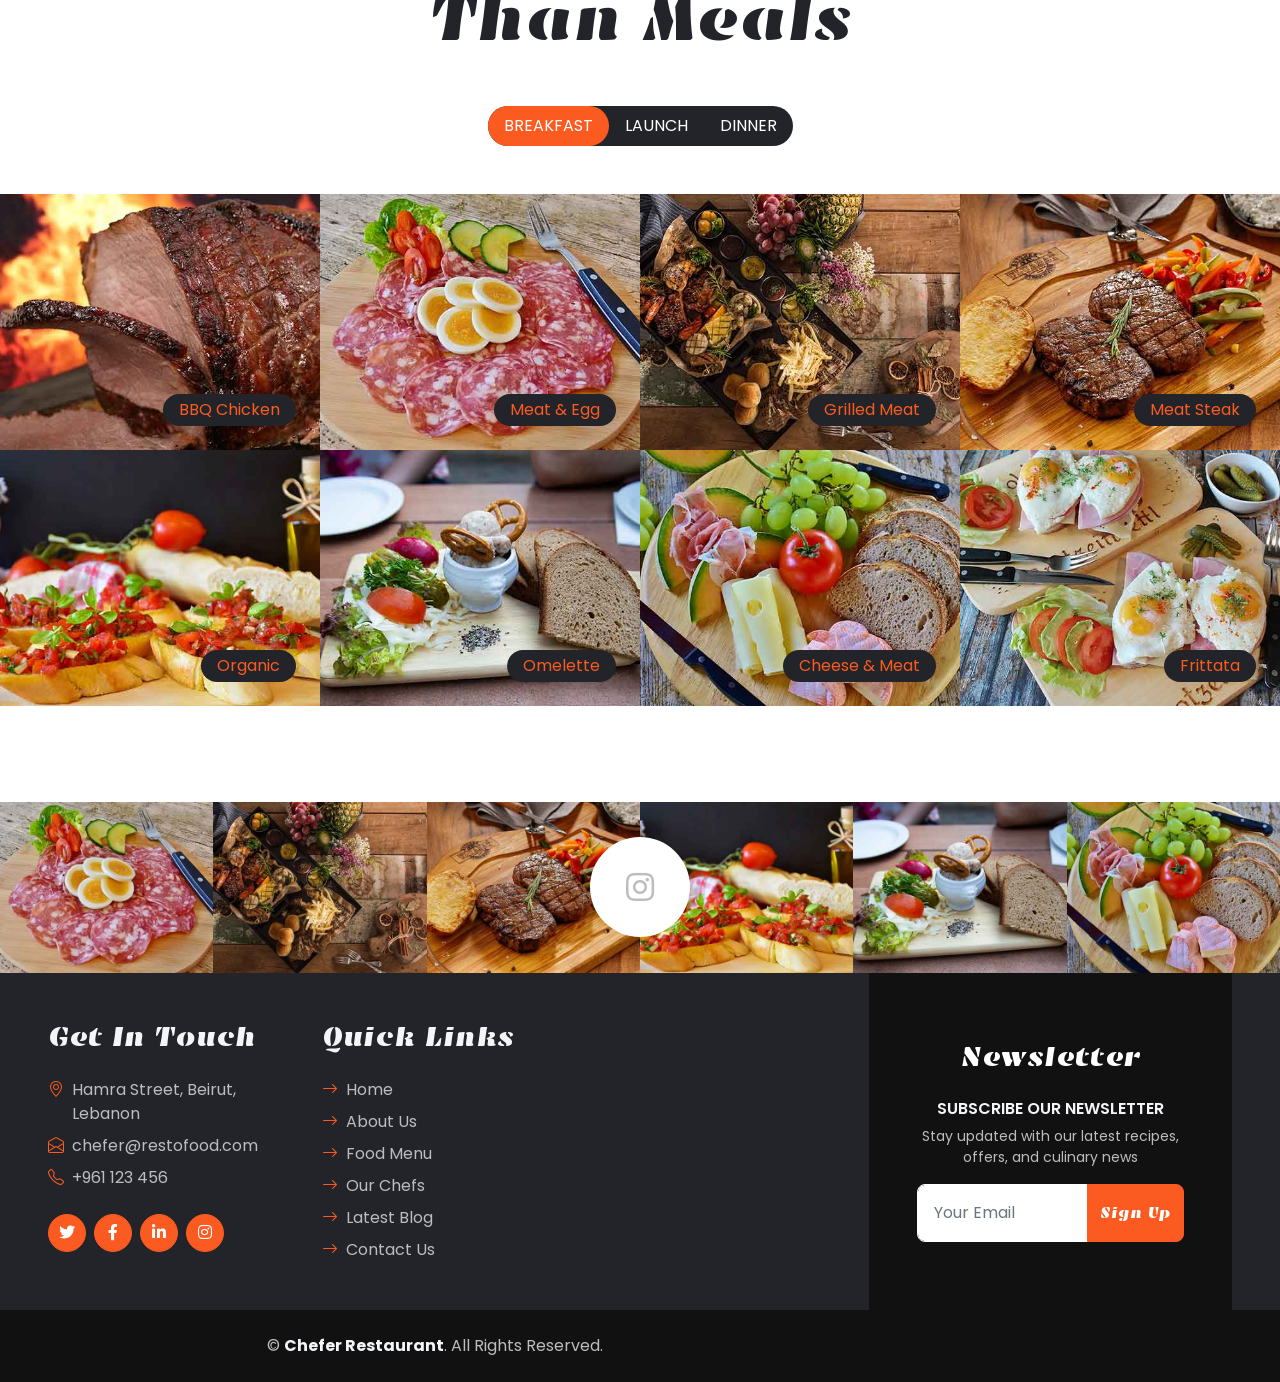
<file: menu.html>
<!DOCTYPE html>
<html lang="en">

<head>
    <meta charset="utf-8">
    <title>Chefer | Restaurant</title>
    <meta content="width=device-width, initial-scale=1.0" name="viewport">
    <meta content="Chefer, restaurant, fine dining, lebanese cuisine, middle eastern food, gourmet food, Beirut, authentic Lebanese cuisine" name="keywords">
    <meta content="Chefer Restaurant - Experience authentic Lebanese cuisine with a modern twist. A culinary journey through the rich flavors of the Middle East." name="description">


    <!-- Favicon -->
    <link href="img/favicon.ico" rel="icon">

    <!-- Google Web Fonts -->
    <link rel="preconnect" href="https://fonts.googleapis.com">
    <link rel="preconnect" href="https://fonts.gstatic.com" crossorigin>
    <link href="https://fonts.googleapis.com/css2?family=Emblema+One&family=Poppins:wght@400;600&display=swap"
        rel="stylesheet">

    <!-- Icon Font Stylesheet -->
    <link href="https://cdnjs.cloudflare.com/ajax/libs/font-awesome/5.15.0/css/all.min.css" rel="stylesheet">
    <link href="https://cdn.jsdelivr.net/npm/bootstrap-icons@1.4.1/font/bootstrap-icons.css" rel="stylesheet">

    <!-- Libraries Stylesheet -->
    <link href="lib/animate/animate.min.css" rel="stylesheet">
    <link href="lib/owlcarousel/assets/owl.carousel.min.css" rel="stylesheet">

    <!-- Customized Bootstrap Stylesheet -->
    <link href="css/bootstrap.min.css" rel="stylesheet">

    <!-- website Stylesheet -->
    <link href="css/style.css" rel="stylesheet">
</head>

<body>
    <!-- Spinner Start -->
    <div id="spinner" class="show bg-dark position-fixed translate-middle w-100 vh-100 top-50 start-50 d-flex align-items-center justify-content-center">
        <div class="spinner-border text-primary" role="status" style="width: 3rem; height: 3rem;"></div>
    </div>
    <!-- Spinner End -->


        <!-- Header Start -->
    <div class="container-fluid bg-dark px-0">
        <div class="row gx-0 wow fadeIn" data-wow-delay="0.1s">
            <div class="col-lg-3 bg-primary d-none d-lg-block">
                <a href="index.html"
                    class="navbar-brand w-100 h-100 m-0 p-0 d-flex align-items-center justify-content-center">
                    <h1 class="m-0 display-4 text-white text-uppercase">Chefer</h1>
                </a>
            </div>
            <div class="col-lg-9">
                <nav class="navbar navbar-expand-lg navbar-dark p-3 p-lg-0 px-lg-5" style="background: #111111;">
                    <a href="index.html" class="navbar-brand d-block d-lg-none">
                        <h1 class="m-0 display-4 text-primary text-uppercase">Chefer</h1>
                    </a>
                    <button type="button" class="navbar-toggler" data-bs-toggle="collapse"
                        data-bs-target="#navbarCollapse">
                        <span class="navbar-toggler-icon"></span>
                    </button>
                    <div class="collapse navbar-collapse justify-content-between" id="navbarCollapse">
                        <div class="navbar-nav mr-auto py-0">
                            <a href="index.html" class="nav-item nav-link active">Home</a>
                            <a href="about.html" class="nav-item nav-link">About</a>
                            <a href="menu.html" class="nav-item nav-link">Menu</a>
                            <a href="team.html" class="nav-item nav-link">Chefs</a>
                            <div class="nav-item dropdown">
                                <a href="#" class="nav-link dropdown-toggle" data-bs-toggle="dropdown">Pages</a>
                                <div class="dropdown-menu rounded-0 m-0">
                                    <a href="feature.html" class="dropdown-item">Features</a>
                                    <a href="blog.html" class="dropdown-item">Blog Post</a>
                                    <a href="testimonial.html" class="dropdown-item">Testimonial</a>
                                    <a href="404.html" class="dropdown-item">404 Error</a>
                                </div>
                            </div>
                            <a href="contact.html" class="nav-item nav-link">Contact</a>
                        </div>
                        <div class="d-none d-lg-flex align-items-center py-2">
                            <a href="contact.html" class="btn btn-primary rounded-pill px-4 py-2 ms-2 reserve-btn">
                                Reserve Now <i class="fa fa-arrow-right ms-2"></i>
                            </a>
                            <style>
                                .reserve-btn {
                                    transition: all 0.3s ease;
                                    transform: translateY(0);
                                    box-shadow: 0 4px 6px rgba(0, 0, 0, 0.1);
                                }
                                .reserve-btn:hover {
                                    transform: translateY(-2px);
                                    box-shadow: 0 6px 12px rgba(0, 0, 0, 0.15);
                                }
                                .reserve-btn i {
                                    transition: transform 0.3s ease;
                                }
                                .reserve-btn:hover i {
                                    transform: translateX(3px);
                                }
                            </style>
                        </div>
                    </div>
                </nav>
            </div>
        </div>
    </div>
    <!-- Header End -->


    <!-- Hero Start -->
    <div class="container-fluid p-5 mb-5 bg-dark text-secondary">
        <div class="container wow fadeIn" data-wow-delay="0.1s">
            <h1 class="display-1 text-secondary text-center mb-0">Menu</h1>
        </div>
    </div>
    <!-- Hero End -->


    <!-- Feature Start -->
    <div class="container-fluid feature position-relative p-5 pb-0 mt-5">
        <div class="row g-5 gb-5">
            <div class="col-lg-4 col-md-6 wow fadeIn" data-wow-delay="0.1s">
                <div class="feature-item rounded text-center p-5">
                    <img class="img-fluid bg-white rounded-circle" src="img/feature-1.png" style="width: 150px; height: 150px;">
                    <h3 class="my-4">Best Chef</h3>
                    <p class="text-light">Our executive chef brings 20 years of culinary expertise, crafting exquisite dishes that blend traditional flavors with modern techniques. Every plate is a masterpiece of taste and presentation.</p>
                    <a class="font-body" style="letter-spacing: 1px;" href="">Read More <i
                            class="bi bi-arrow-right"></i></a>
                </div>
            </div>
            <div class="col-lg-4 col-md-6 wow fadeIn" data-wow-delay="0.3s">
                <div class="feature-item rounded text-center p-5">
                    <img class="img-fluid bg-white rounded-circle" src="img/feature-2.png" style="width: 150px; height: 150px;">
                    <h3 class="my-4">Menu Variations</h3>
                    <p class="text-light">Explore our diverse menu featuring seasonal specialties, vegetarian delights, and premium meat selections. From appetizers to desserts, each dish is crafted to satisfy every palate and dietary preference with creative flair.</p>
                    <a class="font-body" style="letter-spacing: 1px;" href="">Read More <i
                            class="bi bi-arrow-right"></i></a>
                </div>
            </div>
            <div class="col-lg-4 col-md-6 wow fadeIn" data-wow-delay="0.5s">
                <div class="feature-item rounded text-center p-5">
                    <img class="img-fluid bg-white rounded-circle" src="img/feature-3.png" style="width: 150px; height: 150px;">
                    <h3 class="my-4">Healthy Food</h3>
                    <p class="text-light">Nourish your body with our selection of wholesome, nutrient-rich dishes made from the freshest ingredients. We prioritize balanced meals that don't compromise on flavor, offering gluten-free, vegan, and low-calorie options for health-conscious diners.</p>
                    <a class="font-body" style="letter-spacing: 1px;" href="">Read More <i
                            class="bi bi-arrow-right"></i></a>
                </div>
            </div>
            <div class="col-lg-12 col-md-6 text-center wow fadeIn" data-wow-delay="0.1s">
                <h1 class="display-4 text-secondary mb-4"><span class="text-primary">30% Discount</span><br> For This Summer</h1>
                <a href="menu.html" class="btn btn-primary py-3 px-5">View Menu</a>
            </div>
        </div>
    </div>
    <!-- Feature End -->


    <!-- Menu Start -->
    <div class="container-fluid menu py-5 px-0">
        <div class="mb-5 text-center wow fadeIn" data-wow-delay="0.1s" style="max-width: 700px; margin: auto;">
            <h5 class="section-title">Our Menu</h5>
            <h1 class="display-3 mb-0">Hands Craft More Than Meals</h1>
        </div>
        <div class="tab-class text-center">
            <ul class="nav nav-pills d-inline-flex justify-content-center bg-dark text-uppercase rounded-pill mb-5 wow fadeIn" data-wow-delay="0.2s">
                <li class="nav-item">
                    <a class="nav-link rounded-pill text-white active" data-bs-toggle="pill" href="#tab-1">Breakfast</a>
                </li>
                <li class="nav-item">
                    <a class="nav-link rounded-pill text-white" data-bs-toggle="pill" href="#tab-2">Launch</a>
                </li>
                <li class="nav-item">
                    <a class="nav-link rounded-pill text-white" data-bs-toggle="pill" href="#tab-3">Dinner</a>
                </li>
            </ul>
            <div class="tab-content">
                <div id="tab-1" class="tab-pane fade show p-0 active">
                    <div class="row g-0">
                        <div class="col-lg-3 col-md-4 col-sm-6 wow fadeIn" data-wow-delay="0.1s">
                            <div class="position-relative">
                                <img class="img-fluid" src="img/menu-1.jpg" alt="">
                                <div
                                    class="position-absolute bottom-0 end-0 mb-4 me-4 py-1 px-3 bg-dark rounded-pill text-primary">
                                    BBQ Chicken</div>
                            </div>
                        </div>
                        <div class="col-lg-3 col-md-4 col-sm-6 wow fadeIn" data-wow-delay="0.2s">
                            <div class="position-relative">
                                <img class="img-fluid" src="img/menu-2.jpg" alt="">
                                <div
                                    class="position-absolute bottom-0 end-0 mb-4 me-4 py-1 px-3 bg-dark rounded-pill text-primary">
                                    Meat & Egg</div>
                            </div>
                        </div>
                        <div class="col-lg-3 col-md-4 col-sm-6 wow fadeIn" data-wow-delay="0.3s">
                            <div class="position-relative">
                                <img class="img-fluid" src="img/menu-3.jpg" alt="">
                                <div
                                    class="position-absolute bottom-0 end-0 mb-4 me-4 py-1 px-3 bg-dark rounded-pill text-primary">
                                    Grilled Meat</div>
                            </div>
                        </div>
                        <div class="col-lg-3 col-md-4 col-sm-6 wow fadeIn" data-wow-delay="0.4s">
                            <div class="position-relative">
                                <img class="img-fluid" src="img/menu-4.jpg" alt="">
                                <div
                                    class="position-absolute bottom-0 end-0 mb-4 me-4 py-1 px-3 bg-dark rounded-pill text-primary">
                                    Meat Steak</div>
                            </div>
                        </div>
                        <div class="col-lg-3 col-md-4 col-sm-6 wow fadeIn" data-wow-delay="0.5s">
                            <div class="position-relative">
                                <img class="img-fluid" src="img/menu-5.jpg" alt="">
                                <div
                                    class="position-absolute bottom-0 end-0 mb-4 me-4 py-1 px-3 bg-dark rounded-pill text-primary">
                                    Organic</div>
                            </div>
                        </div>
                        <div class="col-lg-3 col-md-4 col-sm-6 wow fadeIn" data-wow-delay="0.6s">
                            <div class="position-relative">
                                <img class="img-fluid" src="img/menu-6.jpg" alt="">
                                <div
                                    class="position-absolute bottom-0 end-0 mb-4 me-4 py-1 px-3 bg-dark rounded-pill text-primary">
                                    Omelette</div>
                            </div>
                        </div>
                        <div class="col-lg-3 col-md-4 col-sm-6 wow fadeIn" data-wow-delay="0.7s">
                            <div class="position-relative">
                                <img class="img-fluid" src="img/menu-7.jpg" alt="">
                                <div
                                    class="position-absolute bottom-0 end-0 mb-4 me-4 py-1 px-3 bg-dark rounded-pill text-primary">
                                    Cheese & Meat</div>
                            </div>
                        </div>
                        <div class="col-lg-3 col-md-4 col-sm-6 wow fadeIn" data-wow-delay="0.8s">
                            <div class="position-relative">
                                <img class="img-fluid" src="img/menu-8.jpg" alt="">
                                <div
                                    class="position-absolute bottom-0 end-0 mb-4 me-4 py-1 px-3 bg-dark rounded-pill text-primary">
                                    Frittata</div>
                            </div>
                        </div>
                    </div>
                </div>
                
                <div id="tab-2" class="tab-pane fade p-0">
                    <div class="row g-0">
                        <div class="col-lg-3 col-md-4 col-sm-6">
                            <div class="position-relative">
                                <img class="img-fluid" src="img/menu-2.jpg" alt="">
                                <div
                                    class="position-absolute bottom-0 end-0 mb-4 me-4 py-1 px-3 bg-dark rounded-pill text-primary">
                                    Carnivore’s Brunch</div>
                            </div>
                        </div>
                        <div class="col-lg-3 col-md-4 col-sm-6">
                            <div class="position-relative">
                                <img class="img-fluid" src="img/menu-3.jpg" alt="">
                                <div
                                    class="position-absolute bottom-0 end-0 mb-4 me-4 py-1 px-3 bg-dark rounded-pill text-primary">
                                    Charcoal Crave</div>
                            </div>
                        </div>
                        <div class="col-lg-3 col-md-4 col-sm-6">
                            <div class="position-relative">
                                <img class="img-fluid" src="img/menu-4.jpg" alt="">
                                <div
                                    class="position-absolute bottom-0 end-0 mb-4 me-4 py-1 px-3 bg-dark rounded-pill text-primary">
                                    Steak Meat</div>
                            </div>
                        </div>
                        <div class="col-lg-3 col-md-4 col-sm-6">
                            <div class="position-relative">
                                <img class="img-fluid" src="img/menu-5.jpg" alt="">
                                <div
                                    class="position-absolute bottom-0 end-0 mb-4 me-4 py-1 px-3 bg-dark rounded-pill text-primary">
                                    Tangy Torch</div>
                            </div>
                        </div>
                        <div class="col-lg-3 col-md-4 col-sm-6">
                            <div class="position-relative">
                                <img class="img-fluid" src="img/menu-6.jpg" alt="">
                                <div
                                    class="position-absolute bottom-0 end-0 mb-4 me-4 py-1 px-3 bg-dark rounded-pill text-primary">
                                    Deviled Eggs</div>
                            </div>
                        </div>
                        <div class="col-lg-3 col-md-4 col-sm-6">
                            <div class="position-relative">
                                <img class="img-fluid" src="img/menu-7.jpg" alt="">
                                <div
                                    class="position-absolute bottom-0 end-0 mb-4 me-4 py-1 px-3 bg-dark rounded-pill text-primary">
                                    Avocado Ammo</div>
                            </div>
                        </div>
                        <div class="col-lg-3 col-md-4 col-sm-6">
                            <div class="position-relative">
                                <img class="img-fluid" src="img/menu-8.jpg" alt="">
                                <div
                                    class="position-absolute bottom-0 end-0 mb-4 me-4 py-1 px-3 bg-dark rounded-pill text-primary">
                                    Veggie Nest</div>
                            </div>
                        </div>
                        <div class="col-lg-3 col-md-4 col-sm-6">
                            <div class="position-relative">
                                <img class="img-fluid" src="img/menu-1.jpg" alt="">
                                <div
                                    class="position-absolute bottom-0 end-0 mb-4 me-4 py-1 px-3 bg-dark rounded-pill text-primary">
                                    BBQ Chicken</div>
                            </div>
                        </div>
                    </div>
                </div>
                <div id="tab-3" class="tab-pane fade p-0">
                    <div class="row g-0">
                        <div class="col-lg-3 col-md-4 col-sm-6">
                            <div class="position-relative">
                                <img class="img-fluid" src="img/menu-3.jpg" alt="">
                                <div
                                    class="position-absolute bottom-0 end-0 mb-4 me-4 py-1 px-3 bg-dark rounded-pill text-primary">
                                    Flame Frame</div>
                            </div>
                        </div>
                        <div class="col-lg-3 col-md-4 col-sm-6">
                            <div class="position-relative">
                                <img class="img-fluid" src="img/menu-4.jpg" alt="">
                                <div
                                    class="position-absolute bottom-0 end-0 mb-4 me-4 py-1 px-3 bg-dark rounded-pill text-primary">
                                    Meat Steak</div>
                            </div>
                        </div>
                        <div class="col-lg-3 col-md-4 col-sm-6">
                            <div class="position-relative">
                                <img class="img-fluid" src="img/menu-5.jpg" alt="">
                                <div
                                    class="position-absolute bottom-0 end-0 mb-4 me-4 py-1 px-3 bg-dark rounded-pill text-primary">
                                    Onion Tango Wrap</div>
                            </div>
                        </div>
                        <div class="col-lg-3 col-md-4 col-sm-6">
                            <div class="position-relative">
                                <img class="img-fluid" src="img/menu-6.jpg" alt="">
                                <div
                                    class="position-absolute bottom-0 end-0 mb-4 me-4 py-1 px-3 bg-dark rounded-pill text-primary">
                                    Green Yolk Stack</div>
                            </div>
                        </div>
                        <div class="col-lg-3 col-md-4 col-sm-6">
                            <div class="position-relative">
                                <img class="img-fluid" src="img/menu-7.jpg" alt="">
                                <div
                                    class="position-absolute bottom-0 end-0 mb-4 me-4 py-1 px-3 bg-dark rounded-pill text-primary">
                                    Muscle Toast</div>
                            </div>
                        </div>
                        <div class="col-lg-3 col-md-4 col-sm-6">
                            <div class="position-relative">
                                <img class="img-fluid" src="img/menu-8.jpg" alt="">
                                <div
                                    class="position-absolute bottom-0 end-0 mb-4 me-4 py-1 px-3 bg-dark rounded-pill text-primary">
                                    The Garden Melt</div>
                            </div>
                        </div>
                        <div class="col-lg-3 col-md-4 col-sm-6">
                            <div class="position-relative">
                                <img class="img-fluid" src="img/menu-1.jpg" alt="">
                                <div
                                    class="position-absolute bottom-0 end-0 mb-4 me-4 py-1 px-3 bg-dark rounded-pill text-primary">
                                    BBQ Chicken</div>
                            </div>
                        </div>
                        <div class="col-lg-3 col-md-4 col-sm-6">
                            <div class="position-relative">
                                <img class="img-fluid" src="img/menu-2.jpg" alt="">
                                <div
                                    class="position-absolute bottom-0 end-0 mb-4 me-4 py-1 px-3 bg-dark rounded-pill text-primary">
                                    Sunny Meat-Up</div>
                            </div>
                        </div>
                    </div>
                </div>
            </div>
        </div>
    </div>
    <!-- Menu End -->


    <!-- Instagram Start -->
    <div class="container-fluid position-relative instagram p-0 mt-5">
        <a href="" class="d-flex align-items-center justify-content-center position-absolute top-50 start-50 translate-middle bg-white rounded-circle" style="width: 100px; height: 100px; z-index: 1;">
            <i class="fab fa-instagram fa-2x text-secondary"></i>
        </a>
        <div class="row g-0">
            <div class="col-lg-2 col-md-3 col-sm-4 wow fadeIn" data-wow-delay="0.1s">
                <img class="img-fluid" src="img/menu-2.jpg" alt="">
            </div>
            <div class="col-lg-2 col-md-3 col-sm-4 wow fadeIn" data-wow-delay="0.2s">
                <img class="img-fluid" src="img/menu-3.jpg" alt="">
            </div>
            <div class="col-lg-2 col-md-3 col-sm-4 wow fadeIn" data-wow-delay="0.3s">
                <img class="img-fluid" src="img/menu-4.jpg" alt="">
            </div>
            <div class="col-lg-2 col-md-3 col-sm-4 wow fadeIn" data-wow-delay="0.4s">
                <img class="img-fluid" src="img/menu-5.jpg" alt="">
            </div>
            <div class="col-lg-2 col-md-3 col-sm-4 wow fadeIn" data-wow-delay="0.5s">
                <img class="img-fluid" src="img/menu-6.jpg" alt="">
            </div>
            <div class="col-lg-2 col-md-3 col-sm-4 wow fadeIn" data-wow-delay="0.6s">
                <img class="img-fluid" src="img/menu-7.jpg" alt="">
            </div>
        </div>
    </div>
    <!-- Instagram End -->


            <!-- Footer Start -->
    <div class="container-fluid bg-dark text-secondary px-5">
        <div class="row gx-5 wow fadeIn" data-wow-delay="0.1s">
            <div class="col-lg-8 col-md-6">
                <div class="row gx-5">
                    <div class="col-lg-4 col-md-12 pt-5 mb-5">
                        <h3 class="text-light mb-4">Get In Touch</h3>
                        <div class="d-flex mb-2">
                            <i class="bi bi-geo-alt text-primary me-2"></i>
                            <p class="mb-0">Hamra Street, Beirut, Lebanon</p>
                        </div>
                        <div class="d-flex mb-2">
                            <i class="bi bi-envelope-open text-primary me-2"></i>
                            <p class="mb-0">chefer@restofood.com</p>
                        </div>
                        <div class="d-flex mb-2">
                            <i class="bi bi-telephone text-primary me-2"></i>
                            <p class="mb-0">+961 123 456</p>
                        </div>
                        <div class="d-flex mt-4">
                            <a class="btn btn-primary btn-square rounded-circle me-2" href="https://twitter.com/" target="_blank"><i
                                    class="fab fa-twitter"></i></a>
                            <a class="btn btn-primary btn-square rounded-circle me-2" href="https://www.facebook.com/" target="_blank"><i
                                    class="fab fa-facebook-f"></i></a>
                            <a class="btn btn-primary btn-square rounded-circle me-2" href="https://www.linkedin.com/" target="_blank"><i
                                    class="fab fa-linkedin-in"></i></a>
                            <a class="btn btn-primary btn-square rounded-circle" href="https://www.instagram.com/" target="_blank"><i
                                    class="fab fa-instagram"></i></a>
                        </div>
                    </div>
                    <div class="col-lg-4 col-md-12 pt-0 pt-lg-5 mb-5">
                        <h3 class="text-light mb-4">Quick Links</h3>
                        <div class="d-flex flex-column justify-content-start">
                            <a class="text-secondary mb-2" href="index.html"><i
                                    class="bi bi-arrow-right text-primary me-2"></i>Home</a>
                            <a class="text-secondary mb-2" href="about.html"><i
                                    class="bi bi-arrow-right text-primary me-2"></i>About Us</a>
                            <a class="text-secondary mb-2" href="menu.html"><i
                                    class="bi bi-arrow-right text-primary me-2"></i>Food Menu</a>
                            <a class="text-secondary mb-2" href="team.html"><i
                                    class="bi bi-arrow-right text-primary me-2"></i>Our Chefs</a>
                            <a class="text-secondary mb-2" href="blog.html"><i
                                    class="bi bi-arrow-right text-primary me-2"></i>Latest Blog</a>
                            <a class="text-secondary" href="contact.html"><i
                                    class="bi bi-arrow-right text-primary me-2"></i>Contact Us</a>
                        </div>
                    </div>
                    
                </div>
            </div>
            <div class="col-lg-4 col-md-6">
                <div class="d-flex flex-column align-items-center justify-content-center text-center h-100 p-5"
                    style="background: #111111;">
                    <h3 class="text-white mb-4">Newsletter</h3>
                    <h6 class="text-uppercase text-light mb-2">Subscribe Our Newsletter</h6>
                    <p class="small text-secondary">Stay updated with our latest recipes, offers, and culinary news</p>
                    <form method="POST" action="https://formspree.io/f/xyzabc123">
                        <div class="input-group">
                            <input type="email" name="email" class="form-control border-white p-3" placeholder="Your Email" required>
                            <button class="btn btn-primary" type="submit">Sign Up</button>
                        </div>
                    </form>
                </div>
            </div>
        </div>
    </div>
    <div class="container-fluid py-4 py-lg-0 px-5" style="background: #111111;">
        <div class="row gx-5">
            <div class="col-lg-8">
                <div class="py-lg-4 text-center">
                    <p class="text-secondary mb-0">&copy; <a class="text-light fw-bold" href="#">Chefer Restaurant</a>. All
                        Rights Reserved.</p>
                </div>
            </div>
        </div>
    </div>
    <!-- Footer End -->

    <!-- Back to Top -->
    <a href="#" class="btn btn-dark py-3 fs-4 back-to-top"><i class="bi bi-arrow-up"></i></a>


    <!-- JavaScript Libraries -->
    <script src="https://ajax.googleapis.com/ajax/libs/jquery/3.6.4/jquery.min.js"></script>
    <script src="https://cdn.jsdelivr.net/npm/bootstrap@5.0.0/dist/js/bootstrap.bundle.min.js"></script>
    <script src="lib/wow/wow.min.js"></script>
    <script src="lib/easing/easing.min.js"></script>
    <script src="lib/waypoints/waypoints.min.js"></script>
    <script src="lib/counterup/counterup.min.js"></script>
    <script src="lib/owlcarousel/owl.carousel.min.js"></script>

    <!-- Template Javascript -->
    <script src="js/main.js"></script>
</body>

</html>
</file>
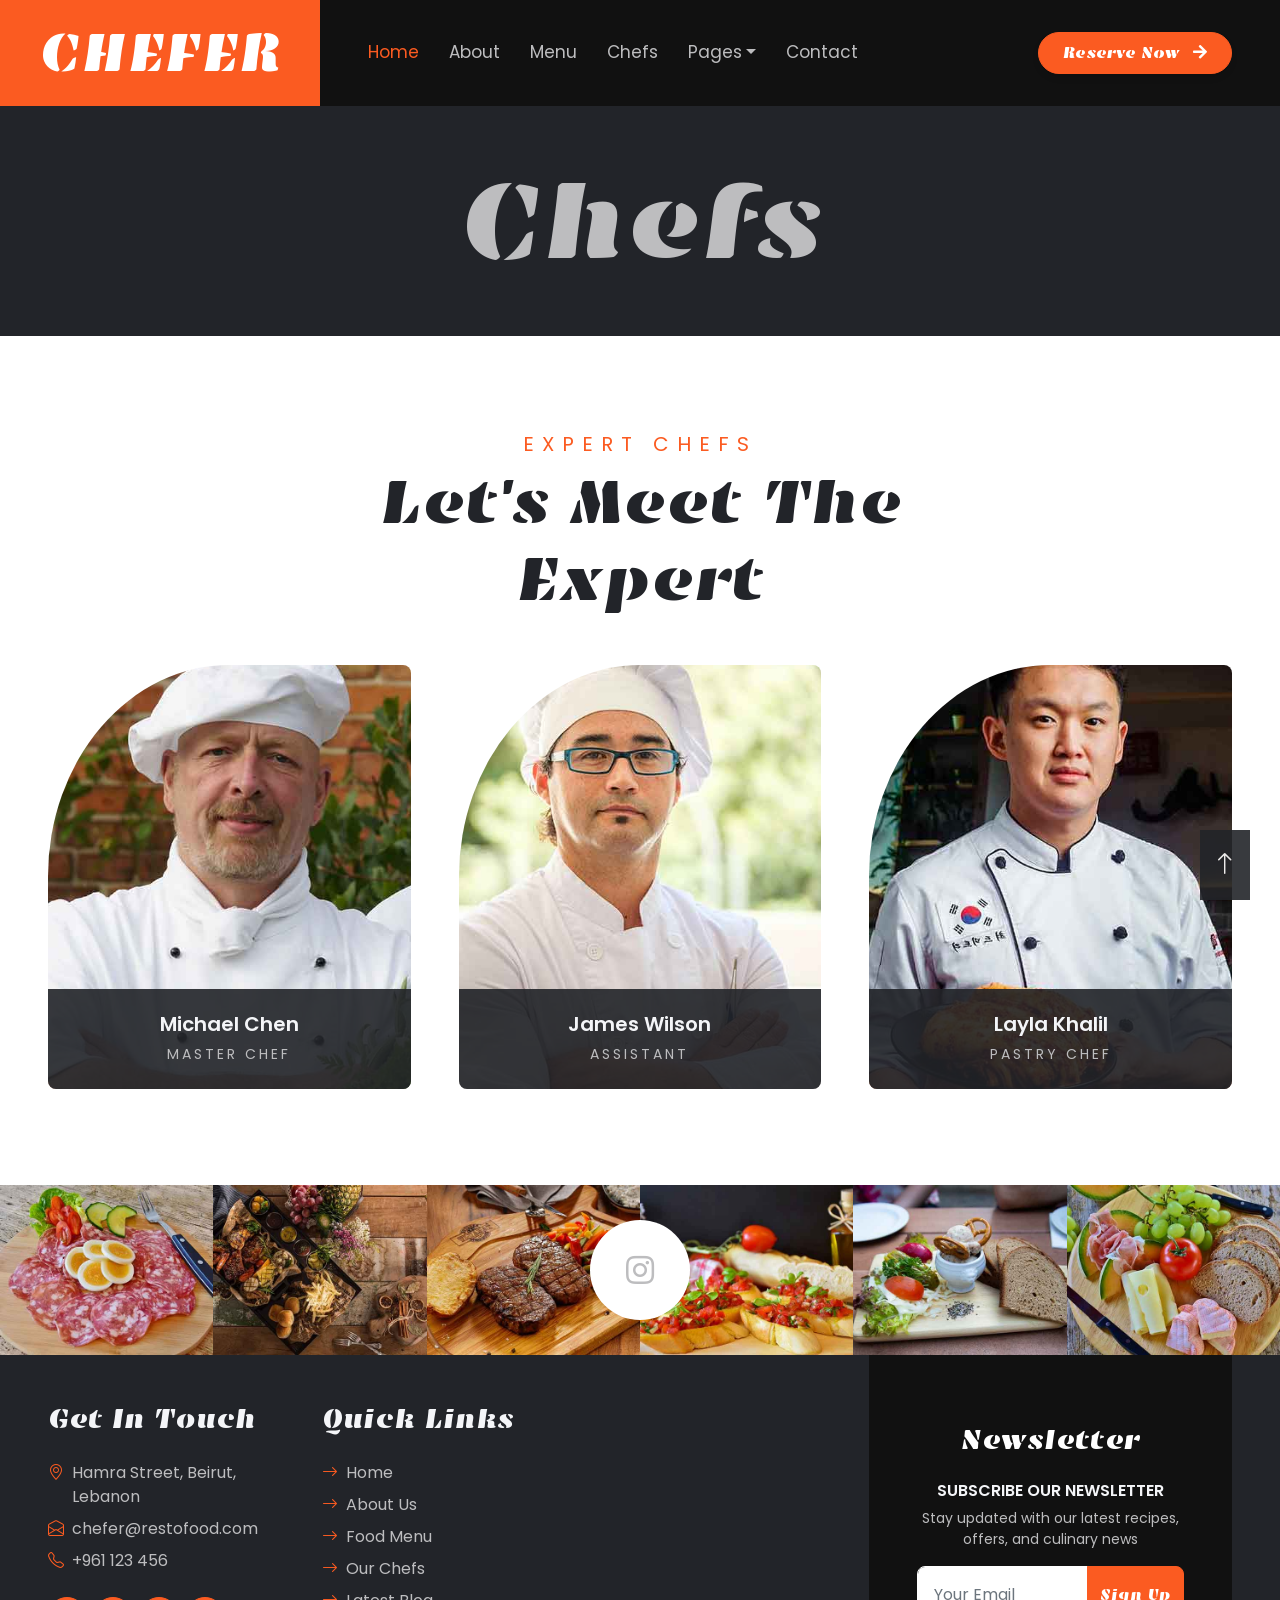
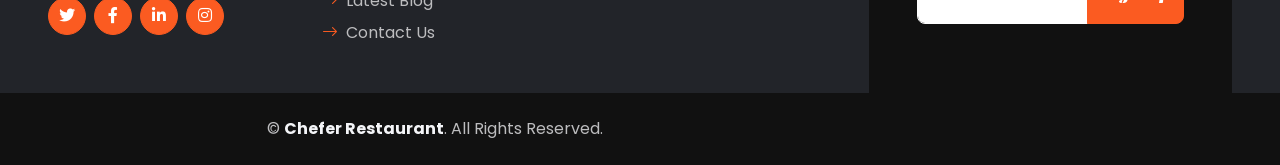
<file: team.html>
<!DOCTYPE html>
<html lang="en">

<head>

    <meta charset="utf-8">
    <title>Chefer | Restaurant</title>
    <meta content="width=device-width, initial-scale=1.0" name="viewport">
    <meta content="Chefer, restaurant, fine dining, lebanese cuisine, middle eastern food, gourmet food, Beirut, authentic Lebanese cuisine" name="keywords">
    <meta content="Chefer Restaurant - Experience authentic Lebanese cuisine with a modern twist. A culinary journey through the rich flavors of the Middle East." name="description">


    <!-- Favicon -->
    <link href="img/favicon.ico" rel="icon">

    <!-- Google Web Fonts -->
    <link rel="preconnect" href="https://fonts.googleapis.com">
    <link rel="preconnect" href="https://fonts.gstatic.com" crossorigin>
    <link href="https://fonts.googleapis.com/css2?family=Emblema+One&family=Poppins:wght@400;600&display=swap"
        rel="stylesheet">

    <!-- Icon Font Stylesheet -->
    <link href="https://cdnjs.cloudflare.com/ajax/libs/font-awesome/5.15.0/css/all.min.css" rel="stylesheet">
    <link href="https://cdn.jsdelivr.net/npm/bootstrap-icons@1.4.1/font/bootstrap-icons.css" rel="stylesheet">

    <!-- Libraries Stylesheet -->
    <link href="lib/animate/animate.min.css" rel="stylesheet">
    <link href="lib/owlcarousel/assets/owl.carousel.min.css" rel="stylesheet">

    <!-- Customized Bootstrap Stylesheet -->
    <link href="css/bootstrap.min.css" rel="stylesheet">

    <!-- website Stylesheet -->
    <link href="css/style.css" rel="stylesheet">
</head>

<body>
    <!-- Spinner Start -->
    <div id="spinner" class="show bg-dark position-fixed translate-middle w-100 vh-100 top-50 start-50 d-flex align-items-center justify-content-center">
        <div class="spinner-border text-primary" role="status" style="width: 3rem; height: 3rem;"></div>
    </div>
    <!-- Spinner End -->


        <!-- Header Start -->
    <div class="container-fluid bg-dark px-0">
        <div class="row gx-0 wow fadeIn" data-wow-delay="0.1s">
            <div class="col-lg-3 bg-primary d-none d-lg-block">
                <a href="index.html"
                    class="navbar-brand w-100 h-100 m-0 p-0 d-flex align-items-center justify-content-center">
                    <h1 class="m-0 display-4 text-white text-uppercase">Chefer</h1>
                </a>
            </div>
            <div class="col-lg-9">
                <nav class="navbar navbar-expand-lg navbar-dark p-3 p-lg-0 px-lg-5" style="background: #111111;">
                    <a href="index.html" class="navbar-brand d-block d-lg-none">
                        <h1 class="m-0 display-4 text-primary text-uppercase">Chefer</h1>
                    </a>
                    <button type="button" class="navbar-toggler" data-bs-toggle="collapse"
                        data-bs-target="#navbarCollapse">
                        <span class="navbar-toggler-icon"></span>
                    </button>
                    <div class="collapse navbar-collapse justify-content-between" id="navbarCollapse">
                        <div class="navbar-nav mr-auto py-0">
                            <a href="index.html" class="nav-item nav-link active">Home</a>
                            <a href="about.html" class="nav-item nav-link">About</a>
                            <a href="menu.html" class="nav-item nav-link">Menu</a>
                            <a href="team.html" class="nav-item nav-link">Chefs</a>
                            <div class="nav-item dropdown">
                                <a href="#" class="nav-link dropdown-toggle" data-bs-toggle="dropdown">Pages</a>
                                <div class="dropdown-menu rounded-0 m-0">
                                    <a href="feature.html" class="dropdown-item">Features</a>
                                    <a href="blog.html" class="dropdown-item">Blog Post</a>
                                    <a href="testimonial.html" class="dropdown-item">Testimonial</a>
                                    <a href="404.html" class="dropdown-item">404 Error</a>
                                </div>
                            </div>
                            <a href="contact.html" class="nav-item nav-link">Contact</a>
                        </div>
                        <div class="d-none d-lg-flex align-items-center py-2">
                            <a href="contact.html" class="btn btn-primary rounded-pill px-4 py-2 ms-2 reserve-btn">
                                Reserve Now <i class="fa fa-arrow-right ms-2"></i>
                            </a>
                            <style>
                                .reserve-btn {
                                    transition: all 0.3s ease;
                                    transform: translateY(0);
                                    box-shadow: 0 4px 6px rgba(0, 0, 0, 0.1);
                                }
                                .reserve-btn:hover {
                                    transform: translateY(-2px);
                                    box-shadow: 0 6px 12px rgba(0, 0, 0, 0.15);
                                }
                                .reserve-btn i {
                                    transition: transform 0.3s ease;
                                }
                                .reserve-btn:hover i {
                                    transform: translateX(3px);
                                }
                            </style>
                        </div>
                    </div>
                </nav>
            </div>
        </div>
    </div>
    <!-- Header End -->


    <!-- Hero Start -->
    <div class="container-fluid p-5 mb-5 bg-dark text-secondary">
        <div class="container wow fadeIn" data-wow-delay="0.1s">
            <h1 class="display-1 text-secondary text-center mb-0">Chefs</h1>
        </div>
    </div>
    <!-- Hero End -->


    <!-- Team Start -->
    <div class="container-fluid p-5">
        <div class="mb-5 text-center wow fadeIn" data-wow-delay="0.1s" style="max-width: 700px; margin: auto;">
            <h5 class="section-title">Expert Chefs</h5>
            <h1 class="display-3 mb-0">Let's Meet The Expert</h1>
        </div>
        <div class="row g-5">
            <div class="col-lg-4 col-md-6 wow fadeIn" data-wow-delay="0.1s">
                <div class="team-item position-relative">
                    <div class="position-relative overflow-hidden rounded-circle rounded-bottom rounded-end">
                        <img class="img-fluid w-100" src="img/team-1.jpg" alt="">
                        <div class="team-overlay">
                            <div class="d-flex align-items-center justify-content-start">
                                <a class="btn btn-light btn-square rounded-circle mx-1" href="#"><i
                                        class="fab fa-twitter"></i></a>
                                <a class="btn btn-light btn-square rounded-circle mx-1" href="#"><i
                                        class="fab fa-facebook-f"></i></a>
                                <a class="btn btn-light btn-square rounded-circle mx-1" href="#"><i
                                        class="fab fa-linkedin-in"></i></a>
                            </div>
                        </div>
                    </div>
                    <div class="position-absolute start-0 bottom-0 d-flex flex-column justify-content-center w-100 rounded-bottom text-center"
                        style="height: 100px; background: rgba(34, 36, 41, .9);">
                        <h5 class="text-light">Michael Chen</h5>
                        <p class="small text-uppercase text-secondary m-0" style="letter-spacing: 3px;">Master Chef</p>
                    </div>
                </div>
            </div>
            <div class="col-lg-4 col-md-6 wow fadeIn" data-wow-delay="0.3s">
                <div class="team-item position-relative">
                    <div class="position-relative overflow-hidden rounded-circle rounded-bottom rounded-end">
                        <img class="img-fluid w-100" src="img/team-2.jpg" alt="">
                        <div class="team-overlay">
                            <div class="d-flex align-items-center justify-content-start">
                                <a class="btn btn-light btn-square rounded-circle mx-1" href="#"><i
                                        class="fab fa-twitter"></i></a>
                                <a class="btn btn-light btn-square rounded-circle mx-1" href="#"><i
                                        class="fab fa-facebook-f"></i></a>
                                <a class="btn btn-light btn-square rounded-circle mx-1" href="#"><i
                                        class="fab fa-linkedin-in"></i></a>
                            </div>
                        </div>
                    </div>
                    <div class="position-absolute start-0 bottom-0 d-flex flex-column justify-content-center w-100 rounded-bottom text-center"
                        style="height: 100px; background: rgba(34, 36, 41, .9);">
                        <h5 class="text-light">James Wilson</h5>
                        <p class="small text-uppercase text-secondary m-0" style="letter-spacing: 3px;">Assistant</p>
                    </div>
                </div>
            </div>
            <div class="col-lg-4 col-md-6 wow fadeIn" data-wow-delay="0.5s">
                <div class="team-item position-relative">
                    <div class="position-relative overflow-hidden rounded-circle rounded-bottom rounded-end">
                        <img class="img-fluid w-100" src="img/team-3.jpg" alt="">
                        <div class="team-overlay">
                            <div class="d-flex align-items-center justify-content-start">
                                <a class="btn btn-light btn-square rounded-circle mx-1" href="#"><i
                                        class="fab fa-twitter"></i></a>
                                <a class="btn btn-light btn-square rounded-circle mx-1" href="#"><i
                                        class="fab fa-facebook-f"></i></a>
                                <a class="btn btn-light btn-square rounded-circle mx-1" href="#"><i
                                        class="fab fa-linkedin-in"></i></a>
                            </div>
                        </div>
                    </div>
                    <div class="position-absolute start-0 bottom-0 d-flex flex-column justify-content-center w-100 rounded-bottom text-center"
                        style="height: 100px; background: rgba(34, 36, 41, .9);">
                        <h5 class="text-light">Layla Khalil</h5>
                        <p class="small text-uppercase text-secondary m-0" style="letter-spacing: 3px;">Pastry Chef</p>
                    </div>
                </div>
            </div>
        </div>
    </div>
    <!-- Team End -->


    <!-- Instagram Start -->
    <div class="container-fluid position-relative instagram p-0 mt-5">
        <a href="" class="d-flex align-items-center justify-content-center position-absolute top-50 start-50 translate-middle bg-white rounded-circle" style="width: 100px; height: 100px; z-index: 1;">
            <i class="fab fa-instagram fa-2x text-secondary"></i>
        </a>
        <div class="row g-0">
            <div class="col-lg-2 col-md-3 col-sm-4 wow fadeIn" data-wow-delay="0.1s">
                <img class="img-fluid" src="img/menu-2.jpg" alt="">
            </div>
            <div class="col-lg-2 col-md-3 col-sm-4 wow fadeIn" data-wow-delay="0.2s">
                <img class="img-fluid" src="img/menu-3.jpg" alt="">
            </div>
            <div class="col-lg-2 col-md-3 col-sm-4 wow fadeIn" data-wow-delay="0.3s">
                <img class="img-fluid" src="img/menu-4.jpg" alt="">
            </div>
            <div class="col-lg-2 col-md-3 col-sm-4 wow fadeIn" data-wow-delay="0.4s">
                <img class="img-fluid" src="img/menu-5.jpg" alt="">
            </div>
            <div class="col-lg-2 col-md-3 col-sm-4 wow fadeIn" data-wow-delay="0.5s">
                <img class="img-fluid" src="img/menu-6.jpg" alt="">
            </div>
            <div class="col-lg-2 col-md-3 col-sm-4 wow fadeIn" data-wow-delay="0.6s">
                <img class="img-fluid" src="img/menu-7.jpg" alt="">
            </div>
        </div>
    </div>
    <!-- Instagram End -->


            <!-- Footer Start -->
    <div class="container-fluid bg-dark text-secondary px-5">
        <div class="row gx-5 wow fadeIn" data-wow-delay="0.1s">
            <div class="col-lg-8 col-md-6">
                <div class="row gx-5">
                    <div class="col-lg-4 col-md-12 pt-5 mb-5">
                        <h3 class="text-light mb-4">Get In Touch</h3>
                        <div class="d-flex mb-2">
                            <i class="bi bi-geo-alt text-primary me-2"></i>
                            <p class="mb-0">Hamra Street, Beirut, Lebanon</p>
                        </div>
                        <div class="d-flex mb-2">
                            <i class="bi bi-envelope-open text-primary me-2"></i>
                            <p class="mb-0">chefer@restofood.com</p>
                        </div>
                        <div class="d-flex mb-2">
                            <i class="bi bi-telephone text-primary me-2"></i>
                            <p class="mb-0">+961 123 456</p>
                        </div>
                        <div class="d-flex mt-4">
                            <a class="btn btn-primary btn-square rounded-circle me-2" href="https://twitter.com/" target="_blank"><i
                                    class="fab fa-twitter"></i></a>
                            <a class="btn btn-primary btn-square rounded-circle me-2" href="https://www.facebook.com/" target="_blank"><i
                                    class="fab fa-facebook-f"></i></a>
                            <a class="btn btn-primary btn-square rounded-circle me-2" href="https://www.linkedin.com/" target="_blank"><i
                                    class="fab fa-linkedin-in"></i></a>
                            <a class="btn btn-primary btn-square rounded-circle" href="https://www.instagram.com/" target="_blank"><i
                                    class="fab fa-instagram"></i></a>
                        </div>
                    </div>
                    <div class="col-lg-4 col-md-12 pt-0 pt-lg-5 mb-5">
                        <h3 class="text-light mb-4">Quick Links</h3>
                        <div class="d-flex flex-column justify-content-start">
                            <a class="text-secondary mb-2" href="index.html"><i
                                    class="bi bi-arrow-right text-primary me-2"></i>Home</a>
                            <a class="text-secondary mb-2" href="about.html"><i
                                    class="bi bi-arrow-right text-primary me-2"></i>About Us</a>
                            <a class="text-secondary mb-2" href="menu.html"><i
                                    class="bi bi-arrow-right text-primary me-2"></i>Food Menu</a>
                            <a class="text-secondary mb-2" href="team.html"><i
                                    class="bi bi-arrow-right text-primary me-2"></i>Our Chefs</a>
                            <a class="text-secondary mb-2" href="blog.html"><i
                                    class="bi bi-arrow-right text-primary me-2"></i>Latest Blog</a>
                            <a class="text-secondary" href="contact.html"><i
                                    class="bi bi-arrow-right text-primary me-2"></i>Contact Us</a>
                        </div>
                    </div>
                    
                </div>
            </div>
            <div class="col-lg-4 col-md-6">
                <div class="d-flex flex-column align-items-center justify-content-center text-center h-100 p-5"
                    style="background: #111111;">
                    <h3 class="text-white mb-4">Newsletter</h3>
                    <h6 class="text-uppercase text-light mb-2">Subscribe Our Newsletter</h6>
                    <p class="small text-secondary">Stay updated with our latest recipes, offers, and culinary news</p>
                    <form method="POST" action="https://formspree.io/f/xyzabc123">
                        <div class="input-group">
                            <input type="email" name="email" class="form-control border-white p-3" placeholder="Your Email" required>
                            <button class="btn btn-primary" type="submit">Sign Up</button>
                        </div>
                    </form>
                </div>
            </div>
        </div>
    </div>
    <div class="container-fluid py-4 py-lg-0 px-5" style="background: #111111;">
        <div class="row gx-5">
            <div class="col-lg-8">
                <div class="py-lg-4 text-center">
                    <p class="text-secondary mb-0">&copy; <a class="text-light fw-bold" href="#">Chefer Restaurant</a>. All
                        Rights Reserved.</p>
                </div>
            </div>
        </div>
    </div>
    <!-- Footer End -->


    <!-- Back to Top -->
    <a href="#" class="btn btn-dark py-3 fs-4 back-to-top"><i class="bi bi-arrow-up"></i></a>


    <!-- JavaScript Libraries -->
    <script src="https://ajax.googleapis.com/ajax/libs/jquery/3.6.4/jquery.min.js"></script>
    <script src="https://cdn.jsdelivr.net/npm/bootstrap@5.0.0/dist/js/bootstrap.bundle.min.js"></script>
    <script src="lib/wow/wow.min.js"></script>
    <script src="lib/easing/easing.min.js"></script>
    <script src="lib/waypoints/waypoints.min.js"></script>
    <script src="lib/counterup/counterup.min.js"></script>
    <script src="lib/owlcarousel/owl.carousel.min.js"></script>

    <!-- Template Javascript -->
    <script src="js/main.js"></script>
</body>

</html>
</file>
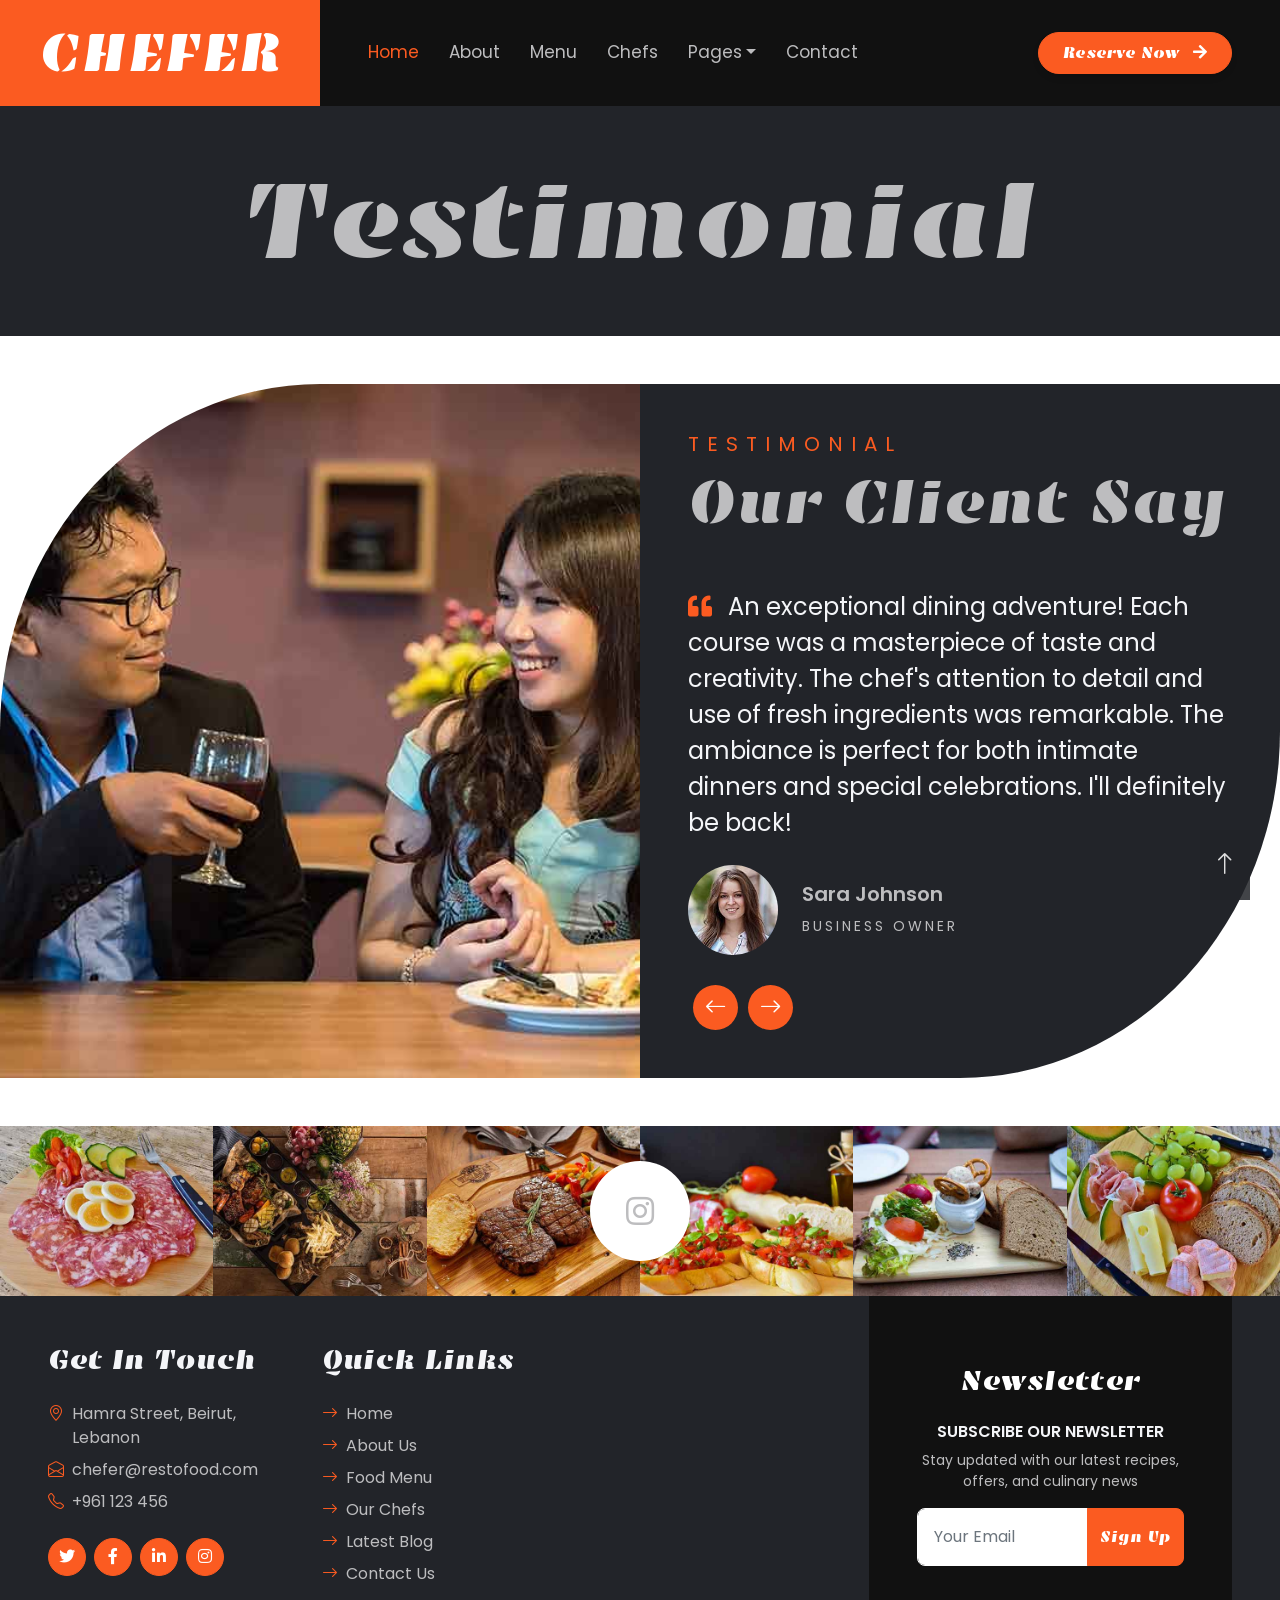
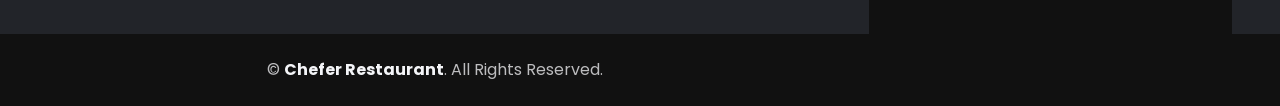
<file: testimonial.html>
<!DOCTYPE html>
<html lang="en">

<head>

    <meta charset="utf-8">
    <title>Chefer | Restaurant</title>
    <meta content="width=device-width, initial-scale=1.0" name="viewport">
    <meta content="Chefer, restaurant, fine dining, lebanese cuisine, middle eastern food, gourmet food, Beirut, authentic Lebanese cuisine" name="keywords">
    <meta content="Chefer Restaurant - Experience authentic Lebanese cuisine with a modern twist. A culinary journey through the rich flavors of the Middle East." name="description">

    <!-- Favicon -->
    <link href="img/favicon.ico" rel="icon">

    <!-- Google Web Fonts -->
    <link rel="preconnect" href="https://fonts.googleapis.com">
    <link rel="preconnect" href="https://fonts.gstatic.com" crossorigin>
    <link href="https://fonts.googleapis.com/css2?family=Emblema+One&family=Poppins:wght@400;600&display=swap"
        rel="stylesheet">

    <!-- Icon Font Stylesheet -->
    <link href="https://cdnjs.cloudflare.com/ajax/libs/font-awesome/5.15.0/css/all.min.css" rel="stylesheet">
    <link href="https://cdn.jsdelivr.net/npm/bootstrap-icons@1.4.1/font/bootstrap-icons.css" rel="stylesheet">

    <!-- Libraries Stylesheet -->
    <link href="lib/animate/animate.min.css" rel="stylesheet">
    <link href="lib/owlcarousel/assets/owl.carousel.min.css" rel="stylesheet">

    <!-- Customized Bootstrap Stylesheet -->
    <link href="css/bootstrap.min.css" rel="stylesheet">

    <!-- website Stylesheet -->
    <link href="css/style.css" rel="stylesheet">
</head>

<body>
    <!-- Spinner Start -->
    <div id="spinner" class="show bg-dark position-fixed translate-middle w-100 vh-100 top-50 start-50 d-flex align-items-center justify-content-center">
        <div class="spinner-border text-primary" role="status" style="width: 3rem; height: 3rem;"></div>
    </div>
    <!-- Spinner End -->


        <!-- Header Start -->
    <div class="container-fluid bg-dark px-0">
        <div class="row gx-0 wow fadeIn" data-wow-delay="0.1s">
            <div class="col-lg-3 bg-primary d-none d-lg-block">
                <a href="index.html"
                    class="navbar-brand w-100 h-100 m-0 p-0 d-flex align-items-center justify-content-center">
                    <h1 class="m-0 display-4 text-white text-uppercase">Chefer</h1>
                </a>
            </div>
            <div class="col-lg-9">
                <nav class="navbar navbar-expand-lg navbar-dark p-3 p-lg-0 px-lg-5" style="background: #111111;">
                    <a href="index.html" class="navbar-brand d-block d-lg-none">
                        <h1 class="m-0 display-4 text-primary text-uppercase">Chefer</h1>
                    </a>
                    <button type="button" class="navbar-toggler" data-bs-toggle="collapse"
                        data-bs-target="#navbarCollapse">
                        <span class="navbar-toggler-icon"></span>
                    </button>
                    <div class="collapse navbar-collapse justify-content-between" id="navbarCollapse">
                        <div class="navbar-nav mr-auto py-0">
                            <a href="index.html" class="nav-item nav-link active">Home</a>
                            <a href="about.html" class="nav-item nav-link">About</a>
                            <a href="menu.html" class="nav-item nav-link">Menu</a>
                            <a href="team.html" class="nav-item nav-link">Chefs</a>
                            <div class="nav-item dropdown">
                                <a href="#" class="nav-link dropdown-toggle" data-bs-toggle="dropdown">Pages</a>
                                <div class="dropdown-menu rounded-0 m-0">
                                    <a href="feature.html" class="dropdown-item">Features</a>
                                    <a href="blog.html" class="dropdown-item">Blog Post</a>
                                    <a href="testimonial.html" class="dropdown-item">Testimonial</a>
                                    <a href="404.html" class="dropdown-item">404 Error</a>
                                </div>
                            </div>
                            <a href="contact.html" class="nav-item nav-link">Contact</a>
                        </div>
                        <div class="d-none d-lg-flex align-items-center py-2">
                            <a href="contact.html" class="btn btn-primary rounded-pill px-4 py-2 ms-2 reserve-btn">
                                Reserve Now <i class="fa fa-arrow-right ms-2"></i>
                            </a>
                            <style>
                                .reserve-btn {
                                    transition: all 0.3s ease;
                                    transform: translateY(0);
                                    box-shadow: 0 4px 6px rgba(0, 0, 0, 0.1);
                                }
                                .reserve-btn:hover {
                                    transform: translateY(-2px);
                                    box-shadow: 0 6px 12px rgba(0, 0, 0, 0.15);
                                }
                                .reserve-btn i {
                                    transition: transform 0.3s ease;
                                }
                                .reserve-btn:hover i {
                                    transform: translateX(3px);
                                }
                            </style>
                        </div>
                    </div>
                </nav>
            </div>
        </div>
    </div>
    <!-- Header End -->


    <!-- Hero Start -->
    <div class="container-fluid p-5 mb-5 bg-dark text-secondary">
        <div class="container wow fadeIn" data-wow-delay="0.1s">
            <h1 class="display-1 text-secondary text-center mb-0">Testimonial</h1>
        </div>
    </div>
    <!-- Hero End -->


    <!-- Testimonial Start -->
    <div class="container-fluid p-0 my-5">
        <div class="row g-0">
            <div class="col-lg-6 wow fadeIn" data-wow-delay="0.1s" style="min-height: 500px;">
                <div class="h-100 position-relative overflow-hidden" style="border-top-left-radius: 50%;">
                    <img class="position-absolute w-100 h-100" src="img/testimonial.jpg" style="object-fit: cover;">
                </div>
            </div>
            <div class="col-lg-6 bg-dark p-5 overflow-hidden wow fadeIn" data-wow-delay="0.3s" style="border-bottom-right-radius: 50%;">
                <div class="mb-5">
                    <h5 class="section-title">Testimonial</h5>
                    <h1 class="display-3 text-secondary mb-0">Our Client Say</h1>
                </div>
                <div class="owl-carousel testimonial-carousel">
                    <div class="testimonial-item">
                        <p class="fs-4 fw-normal text-light mb-4"><i
                                class="fa fa-quote-left text-primary me-3"></i>An exceptional dining adventure! Each course was a masterpiece of taste and creativity. The chef's attention to detail and use of fresh ingredients was remarkable. The ambiance is perfect for both intimate dinners and special celebrations. I'll definitely be back!</p>
                        <div class="d-flex align-items-center">
                            <img class="img-fluid rounded-circle" src="img/testimonial-1.jpg" alt="">
                            <div class="ps-4">
                                <h5 class="text-secondary">Sara Johnson</h5>
                                <span class="small text-uppercase text-secondary"
                                    style="letter-spacing: 3px;">Business Owner</span>
                            </div>
                        </div>
                    </div>
                    <div class="testimonial-item">
                        <p class="fs-4 fw-normal text-light mb-4"><i
                                class="fa fa-quote-left text-primary me-3"></i>The flavors here are authentic and beautifully presented. Our group of six had a wonderful evening with impeccable service. The wine selection is impressive and their recommendations were spot on. A truly memorable Lebanese dining experience!</p>
                        <div class="d-flex align-items-center">
                            <img class="img-fluid rounded-circle" src="img/testimonial-2.jpg" alt="">
                            <div class="ps-4">
                                <h5 class="text-secondary">Aman Patel</h5>
                                <span class="small text-uppercase text-secondary"
                                    style="letter-spacing: 3px;">Food Enthusiast</span>
                            </div>
                        </div>
                    </div>
                </div>
            </div>
        </div>
    </div>
    <!-- Testimonial End -->


    <!-- Instagram Start -->
    <div class="container-fluid position-relative instagram p-0 mt-5">
        <a href="" class="d-flex align-items-center justify-content-center position-absolute top-50 start-50 translate-middle bg-white rounded-circle" style="width: 100px; height: 100px; z-index: 1;">
            <i class="fab fa-instagram fa-2x text-secondary"></i>
        </a>
        <div class="row g-0">
            <div class="col-lg-2 col-md-3 col-sm-4 wow fadeIn" data-wow-delay="0.1s">
                <img class="img-fluid" src="img/menu-2.jpg" alt="">
            </div>
            <div class="col-lg-2 col-md-3 col-sm-4 wow fadeIn" data-wow-delay="0.2s">
                <img class="img-fluid" src="img/menu-3.jpg" alt="">
            </div>
            <div class="col-lg-2 col-md-3 col-sm-4 wow fadeIn" data-wow-delay="0.3s">
                <img class="img-fluid" src="img/menu-4.jpg" alt="">
            </div>
            <div class="col-lg-2 col-md-3 col-sm-4 wow fadeIn" data-wow-delay="0.4s">
                <img class="img-fluid" src="img/menu-5.jpg" alt="">
            </div>
            <div class="col-lg-2 col-md-3 col-sm-4 wow fadeIn" data-wow-delay="0.5s">
                <img class="img-fluid" src="img/menu-6.jpg" alt="">
            </div>
            <div class="col-lg-2 col-md-3 col-sm-4 wow fadeIn" data-wow-delay="0.6s">
                <img class="img-fluid" src="img/menu-7.jpg" alt="">
            </div>
        </div>
    </div>
    <!-- Instagram End -->


            <!-- Footer Start -->
    <div class="container-fluid bg-dark text-secondary px-5">
        <div class="row gx-5 wow fadeIn" data-wow-delay="0.1s">
            <div class="col-lg-8 col-md-6">
                <div class="row gx-5">
                    <div class="col-lg-4 col-md-12 pt-5 mb-5">
                        <h3 class="text-light mb-4">Get In Touch</h3>
                        <div class="d-flex mb-2">
                            <i class="bi bi-geo-alt text-primary me-2"></i>
                            <p class="mb-0">Hamra Street, Beirut, Lebanon</p>
                        </div>
                        <div class="d-flex mb-2">
                            <i class="bi bi-envelope-open text-primary me-2"></i>
                            <p class="mb-0">chefer@restofood.com</p>
                        </div>
                        <div class="d-flex mb-2">
                            <i class="bi bi-telephone text-primary me-2"></i>
                            <p class="mb-0">+961 123 456</p>
                        </div>
                        <div class="d-flex mt-4">
                            <a class="btn btn-primary btn-square rounded-circle me-2" href="https://twitter.com/" target="_blank"><i
                                    class="fab fa-twitter"></i></a>
                            <a class="btn btn-primary btn-square rounded-circle me-2" href="https://www.facebook.com/" target="_blank"><i
                                    class="fab fa-facebook-f"></i></a>
                            <a class="btn btn-primary btn-square rounded-circle me-2" href="https://www.linkedin.com/" target="_blank"><i
                                    class="fab fa-linkedin-in"></i></a>
                            <a class="btn btn-primary btn-square rounded-circle" href="https://www.instagram.com/" target="_blank"><i
                                    class="fab fa-instagram"></i></a>
                        </div>
                    </div>
                    <div class="col-lg-4 col-md-12 pt-0 pt-lg-5 mb-5">
                        <h3 class="text-light mb-4">Quick Links</h3>
                        <div class="d-flex flex-column justify-content-start">
                            <a class="text-secondary mb-2" href="index.html"><i
                                    class="bi bi-arrow-right text-primary me-2"></i>Home</a>
                            <a class="text-secondary mb-2" href="about.html"><i
                                    class="bi bi-arrow-right text-primary me-2"></i>About Us</a>
                            <a class="text-secondary mb-2" href="menu.html"><i
                                    class="bi bi-arrow-right text-primary me-2"></i>Food Menu</a>
                            <a class="text-secondary mb-2" href="team.html"><i
                                    class="bi bi-arrow-right text-primary me-2"></i>Our Chefs</a>
                            <a class="text-secondary mb-2" href="blog.html"><i
                                    class="bi bi-arrow-right text-primary me-2"></i>Latest Blog</a>
                            <a class="text-secondary" href="contact.html"><i
                                    class="bi bi-arrow-right text-primary me-2"></i>Contact Us</a>
                        </div>
                    </div>
                    
                </div>
            </div>
            <div class="col-lg-4 col-md-6">
                <div class="d-flex flex-column align-items-center justify-content-center text-center h-100 p-5"
                    style="background: #111111;">
                    <h3 class="text-white mb-4">Newsletter</h3>
                    <h6 class="text-uppercase text-light mb-2">Subscribe Our Newsletter</h6>
                    <p class="small text-secondary">Stay updated with our latest recipes, offers, and culinary news</p>
                    <form method="POST" action="https://formspree.io/f/xyzabc123">
                        <div class="input-group">
                            <input type="email" name="email" class="form-control border-white p-3" placeholder="Your Email" required>
                            <button class="btn btn-primary" type="submit">Sign Up</button>
                        </div>
                    </form>
                </div>
            </div>
        </div>
    </div>
    <div class="container-fluid py-4 py-lg-0 px-5" style="background: #111111;">
        <div class="row gx-5">
            <div class="col-lg-8">
                <div class="py-lg-4 text-center">
                    <p class="text-secondary mb-0">&copy; <a class="text-light fw-bold" href="#">Chefer Restaurant</a>. All
                        Rights Reserved.</p>
                </div>
            </div>
        </div>
    </div>
    <!-- Footer End -->


    <!-- Back to Top -->
    <a href="#" class="btn btn-dark py-3 fs-4 back-to-top"><i class="bi bi-arrow-up"></i></a>


    <!-- JavaScript Libraries -->
    <script src="https://ajax.googleapis.com/ajax/libs/jquery/3.6.4/jquery.min.js"></script>
    <script src="https://cdn.jsdelivr.net/npm/bootstrap@5.0.0/dist/js/bootstrap.bundle.min.js"></script>
    <script src="lib/wow/wow.min.js"></script>
    <script src="lib/easing/easing.min.js"></script>
    <script src="lib/waypoints/waypoints.min.js"></script>
    <script src="lib/counterup/counterup.min.js"></script>
    <script src="lib/owlcarousel/owl.carousel.min.js"></script>

    <!-- Template Javascript -->
    <script src="js/main.js"></script>
</body>

</html>
</file>
<file: css/style.css>
#spinner {
    opacity: 0;
    visibility: hidden;
    transition: opacity .5s ease-out, visibility 0s linear .5s;
    z-index: 99999;
}

#spinner.show {
    transition: opacity .5s ease-out, visibility 0s linear 0s;
    visibility: visible;
    opacity: 1;
}

h1,
h2,
h3,
.font-heading {
    font-family: "Emblema One", system-ui;
    font-weight: 400;
    font-style: normal;
}

h4,
h5,
h6,
.font-body {
    font-family: "Poppins", sans-serif;
    font-weight: 600;
    font-style: normal;
}

@media (min-width: 992px) {
    .display-1 {
        font-size: 7rem;
    }
}

.btn {
    font-family: "Emblema One", system-ui;
    transition: .5s;
}

.btn-primary {
    color: #FFFFFF;
}

.btn-square {
    width: 38px;
    height: 38px;
}

.btn-sm-square {
    width: 30px;
    height: 30px;
}

.btn-lg-square {
    width: 48px;
    height: 48px;
}

.btn-square,
.btn-sm-square,
.btn-lg-square {
    padding-left: 0;
    padding-right: 0;
    text-align: center;
}

.back-to-top {
    position: fixed;
    display: none;
    right: 30px;
    bottom: 0;
    border-radius: 0;
    z-index: 99;
}

.navbar-dark .navbar-nav .nav-link {
    margin-right: 30px;
    padding: 40px 0;
    color: var(--bs-secondary);
    font-size: 17px;
    outline: none;
}

.navbar-dark .navbar-nav .nav-link:hover,
.navbar-dark .navbar-nav .nav-link.active {
    color: var(--bs-primary);
}

@media (max-width: 991.98px) {
    .navbar-dark .navbar-nav .nav-link {
        margin-right: 0;
        padding: 10px 0;
    }
}

@media (min-width: 992px) {
    .navbar .nav-item .dropdown-menu {
        display: block;
        visibility: hidden;
        top: 100%;
        transform: rotateX(-75deg);
        transform-origin: 0% 0%;
        transition: .5s;
        opacity: 0;
    }

    .navbar .nav-item:hover .dropdown-menu {
        transform: rotateX(0deg);
        visibility: visible;
        transition: .5s;
        opacity: 1;
    }
}

.section-title {
    color: var(--bs-primary);
    font-weight: 400;
    text-transform: uppercase;
    letter-spacing: .5rem;
}

.animate-up-down {
    position: relative;
    animation: animateUpDown 1s ease infinite;
}

@keyframes animateUpDown { 
    0% { 
        top: 0px;
    }
    50% { 
        top: 10px;
    }
    100% { 
        top: 0px;
    } 
}

.animate-rotate {
    position: absolute;
    animation: animateRotate 8s linear infinite;
}

@keyframes animateRotate { 
    100% { 
        transform: rotate(360deg); 
    } 
}

.bg-hero {
    background: linear-gradient(rgba(34, 36, 41, .8), rgba(34, 36, 41, .8)), url(../img/carousel-1.jpg) top center no-repeat;
    background-size: cover;
}

.feature {
    margin-bottom: 135px;
}

.feature::after {
    position: absolute;
    content: "";
    width: 100%;
    height: calc(100% - 45px);
    top: 135px;
    left: 0;
    background: var(--bs-dark);
    z-index: -1;
}

.feature .feature-item {
    background: linear-gradient(var(--bs-light) 50%, var(--bs-dark));
}

.menu .tab-content img {
    transition: .5s;
}

.menu .tab-content img:hover {
    opacity: .7;
}

.team-item img {
    transform: scale(1.2);
    transition: .5s;
}

.team-item:hover img {
    margin-top: -50px;
    margin-bottom: 50px;
}

.team-item .team-overlay {
    position: absolute;
    top: calc(100% - 100px);
    bottom: 100px;
    left: 0;
    right: 0;
    display: flex;
    align-items: center;
    justify-content: center;
    background: rgba(34, 36, 41, .9);
    transition: .5s;
    opacity: 0;
}

.team-item:hover .team-overlay {
    top: 0;
    opacity: 1;
}

.testimonial-carousel .owl-nav {
    margin-top: 30px;
    display: flex;
    justify-content: start;
}

.testimonial-carousel .owl-nav .owl-prev,
.testimonial-carousel .owl-nav .owl-next {
    position: relative;
    margin: 0 5px;
    width: 45px;
    height: 45px;
    display: flex;
    align-items: center;
    justify-content: center;
    color: #FFFFFF;
    background: var(--bs-primary);
    font-size: 22px;
    border-radius: 45px;
    transition: .5s;
}

.testimonial-carousel .owl-nav .owl-prev:hover,
.testimonial-carousel .owl-nav .owl-next:hover {
    color: var(--bs-dark);
}

.testimonial-carousel .owl-item img {
    width: 90px;
    height: 90px;
}

.blog-item img {
    transition: .5s;
}

.blog-item:hover img {
    transform: scale(1.2);
}

.instagram img {
    transition: .5s;
}

.instagram img:hover {
    opacity: .9;
}

@media (min-width: 991.98px) {
    .credit {
        background: #111111;
    }
}
</file>
